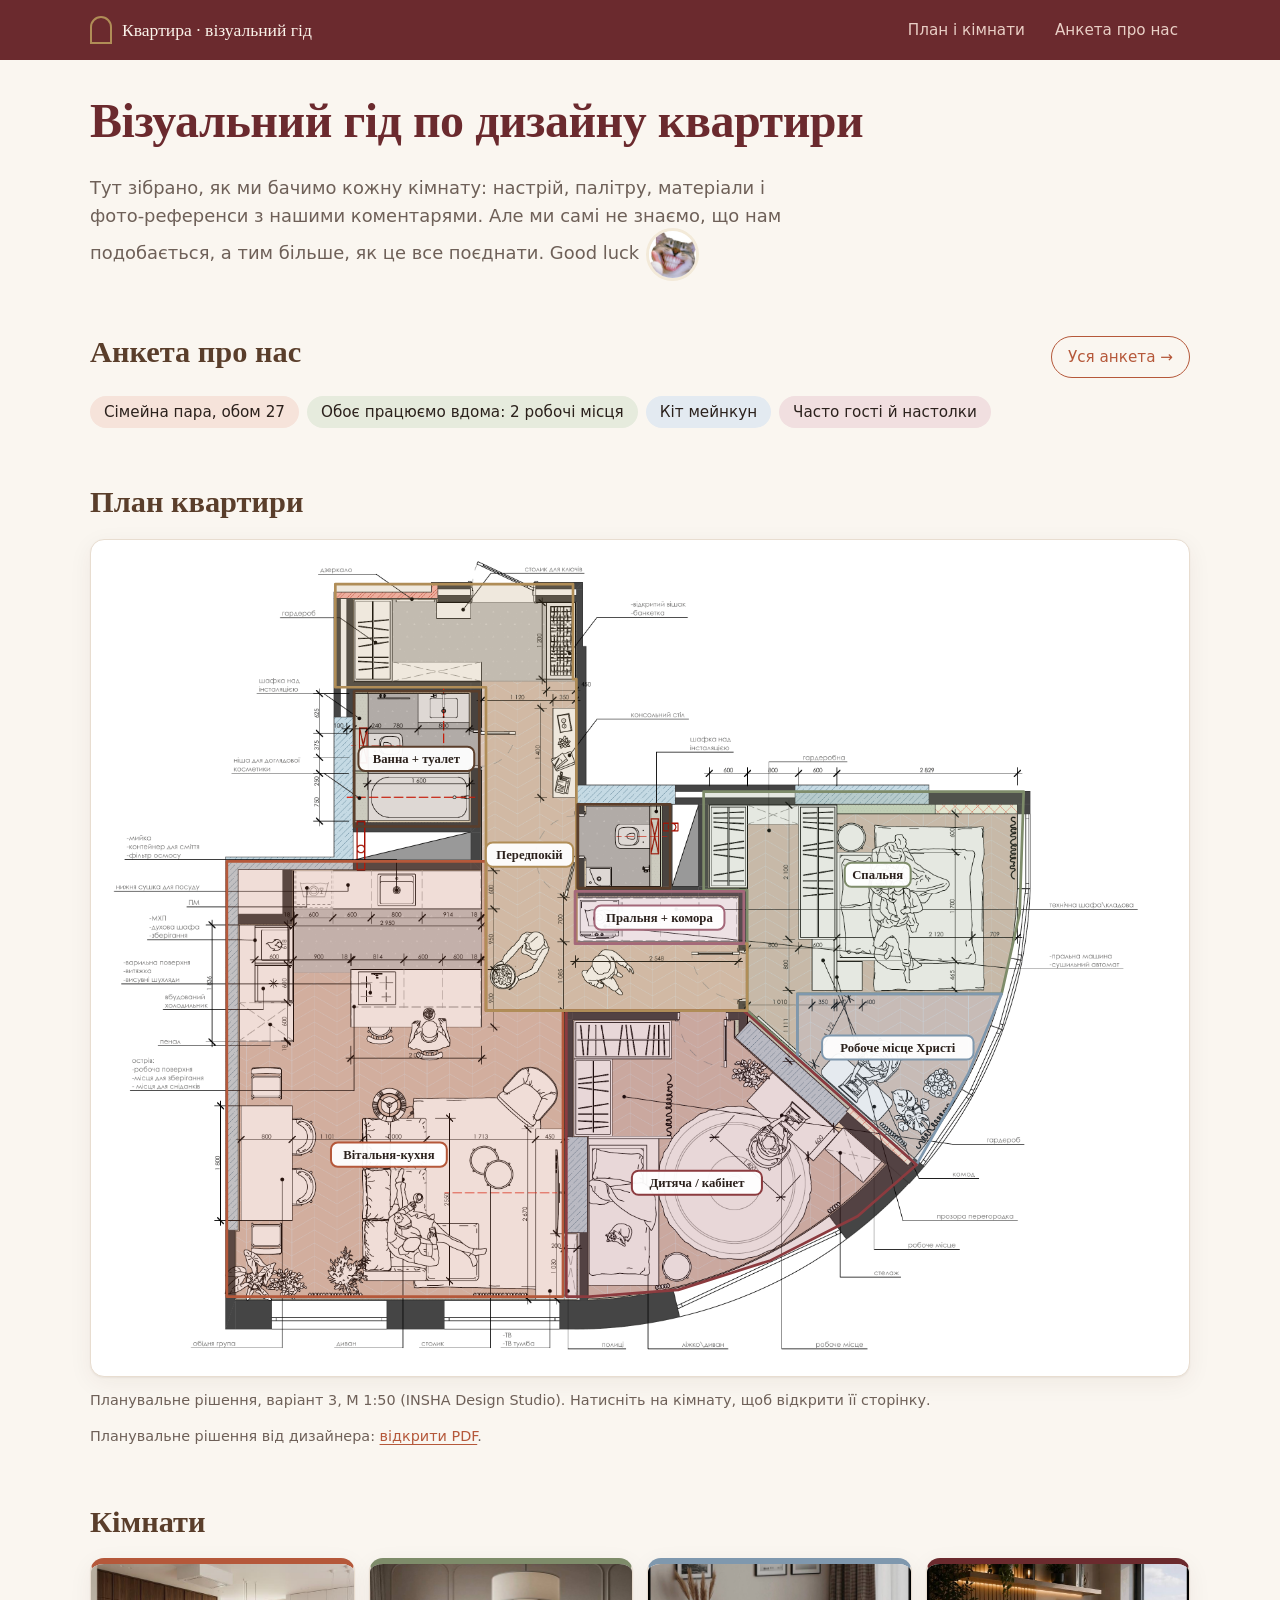
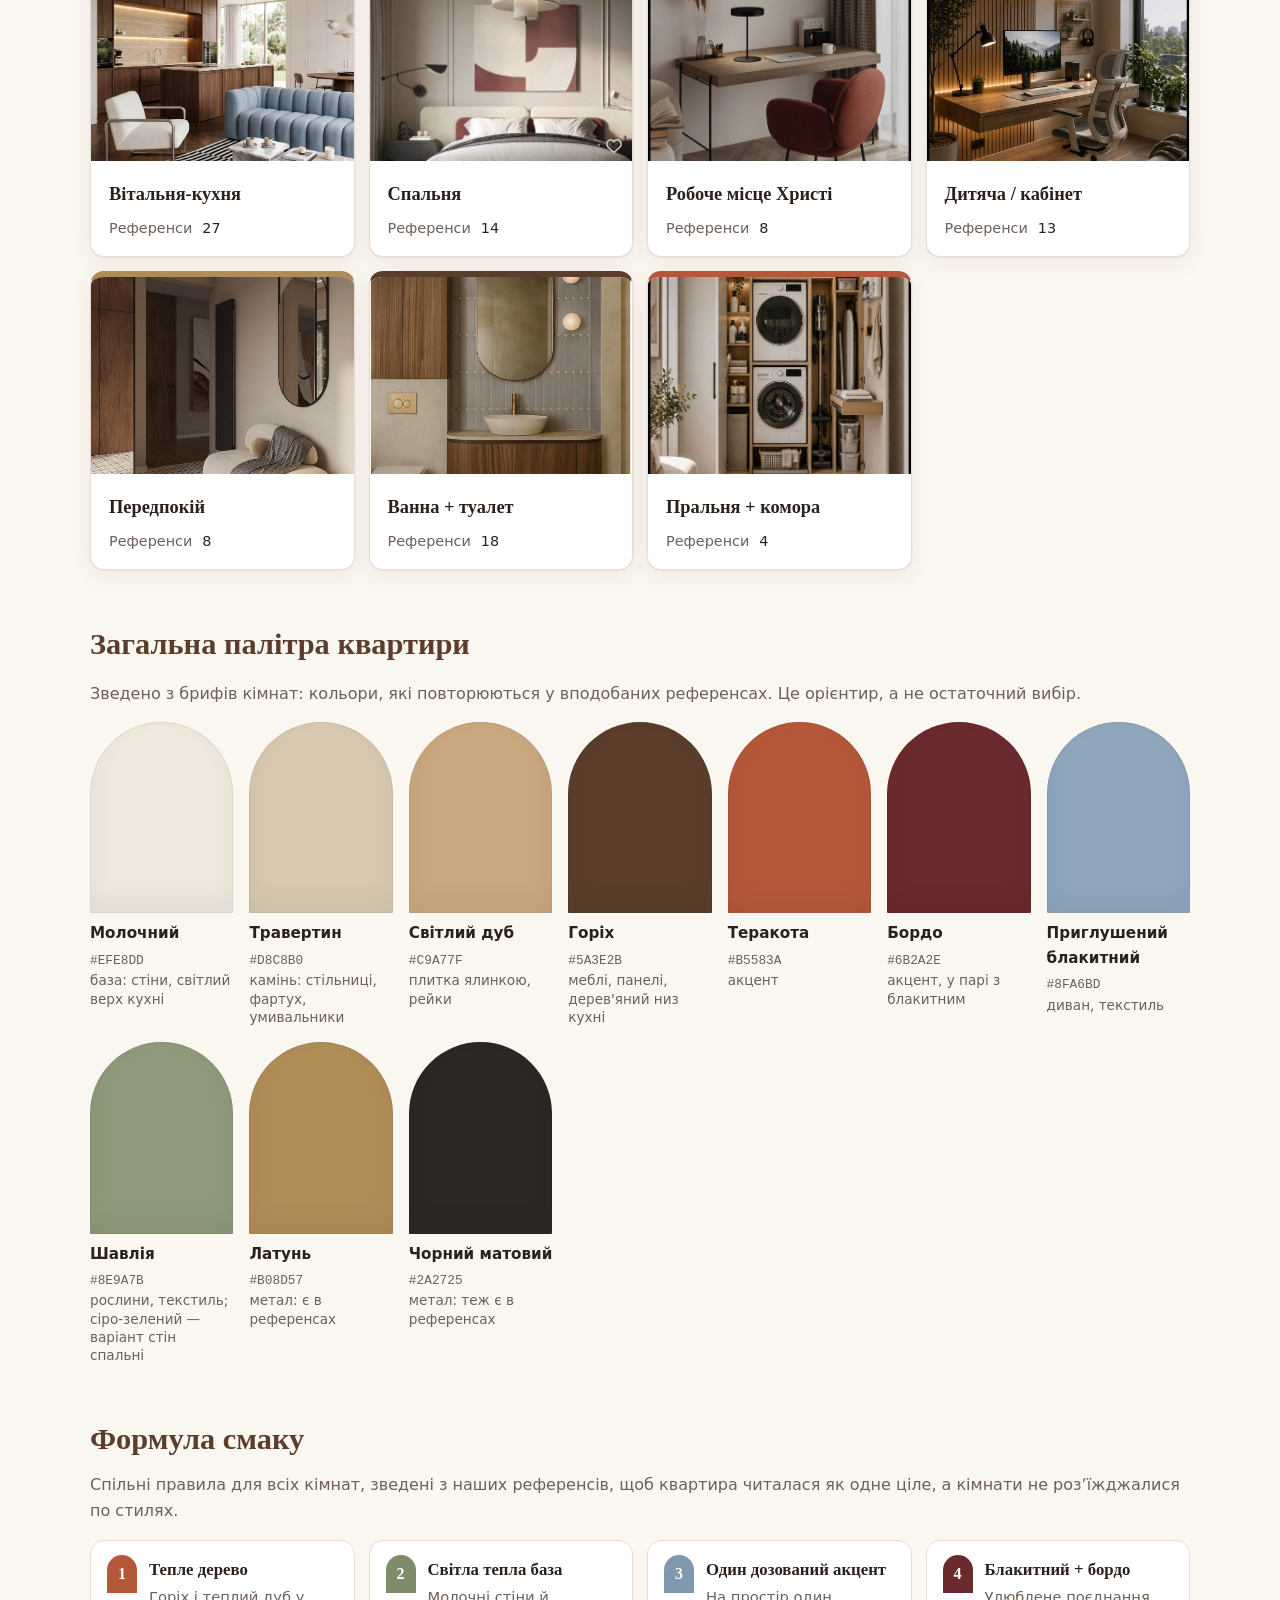
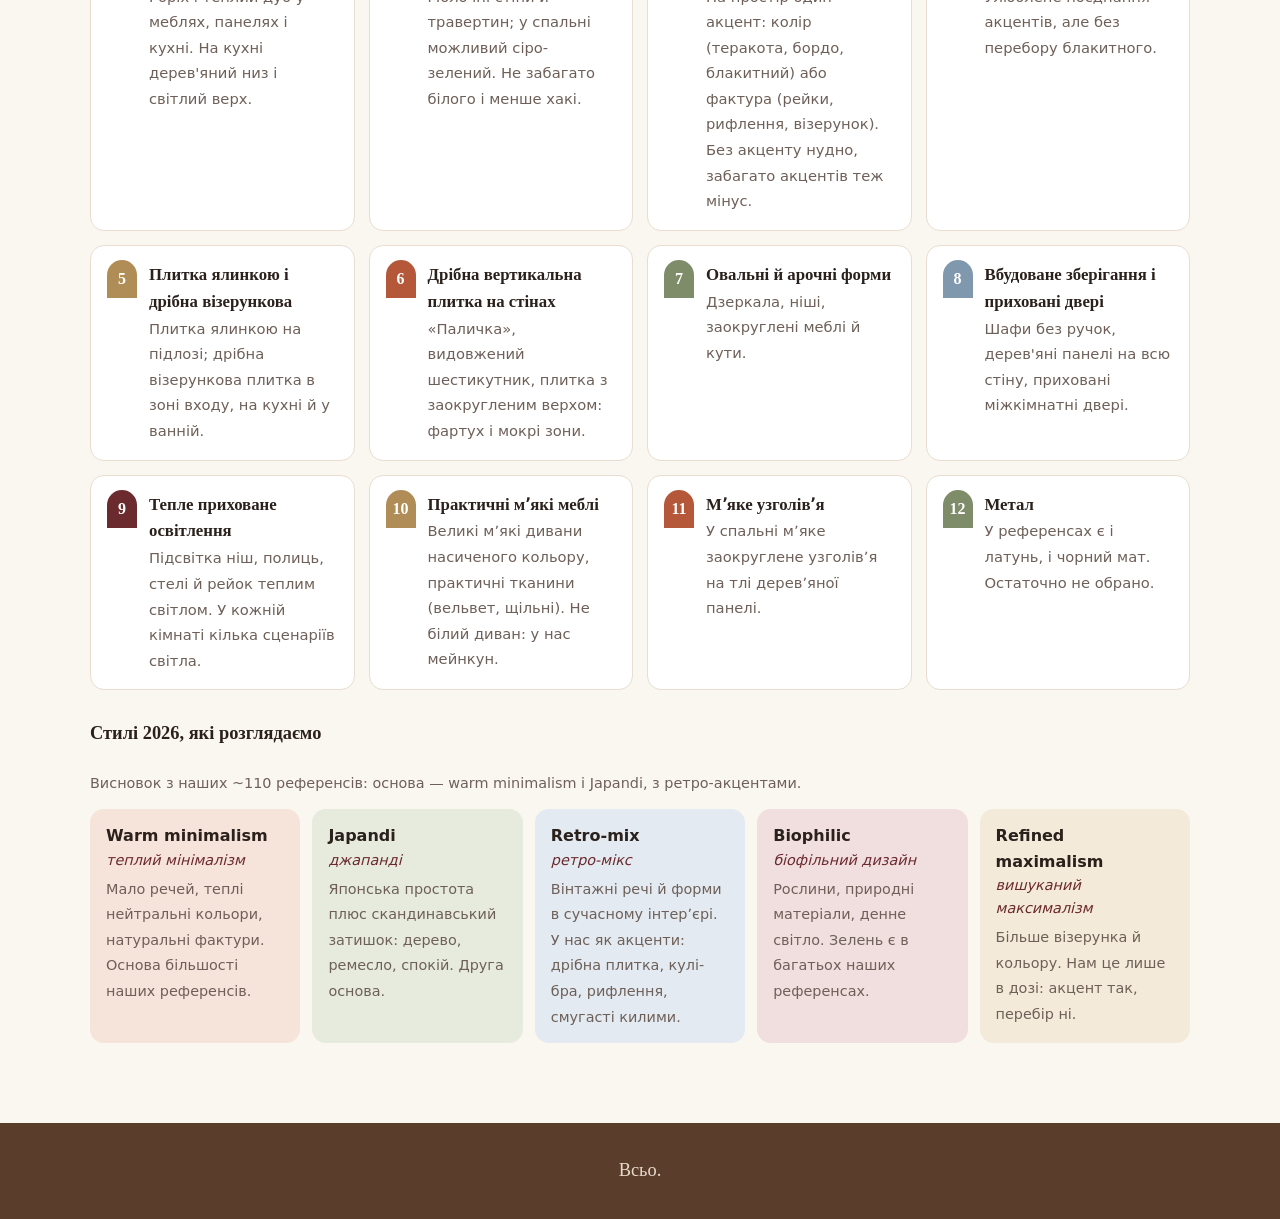
<file: index.html>
<!doctype html>
<html lang="uk">
<head>
  <meta charset="utf-8">
  <meta name="viewport" content="width=device-width, initial-scale=1">
  <title>Візуальний гід по дизайну квартири</title>
  <meta name="description" content="Візуальний гід по дизайну квартири: план, статуси кімнат, палітра і формула смаку.">
  <link rel="stylesheet" href="assets/css/style.css">
</head>
<body data-page="home">
  <div class="loader" id="loader" role="status" aria-live="polite">
    <div class="loader-arch" aria-hidden="true"><i></i><i></i><i></i><i></i><i></i></div>
    <p class="loader-text"><span class="loader-phrase">зараз, зараз</span><span class="loader-dots" aria-hidden="true"><b>.</b><b>.</b><b>.</b></span></p>
  </div>
  <a class="skip" href="#main">Перейти до змісту</a>
  <header class="site-header">
    <div class="wrap">
      <a class="brand" href="index.html"><span class="brand-mark" aria-hidden="true"></span>Квартира · візуальний гід</a>
      <nav class="site-nav" aria-label="Розділи"><a href="index.html">План і кімнати</a><a href="pro-nas/index.html">Анкета про нас</a></nav>
    </div>
  </header>

  <main id="main" class="wrap">
    <section class="section" aria-labelledby="intro-title">
      <h1 id="intro-title">Візуальний гід по дизайну квартири</h1>
      <p class="lead">Тут зібрано, як ми бачимо кожну кімнату: настрій, палітру, матеріали і фото-референси з нашими коментарями. Але ми самі не знаємо, що нам подобається, а тим більше, як це все поєднати. Good luck <span class="lead-cat-wrap" tabindex="0"><img class="lead-cat" src="assets/img/good-luck-cat.jpg" alt="кіт, що сміється" width="120" height="120"><img class="lead-cat-big" src="assets/img/good-luck-cat-big.jpg" alt="" aria-hidden="true" width="472" height="570"></span></p>
    </section>

    <section class="section about-teaser" aria-labelledby="about-title">
      <div class="section-head">
        <h2 id="about-title">Анкета про нас</h2>
        <a class="btn btn--ghost" href="pro-nas/index.html">Уся анкета →</a>
      </div>
      <ul class="facts" id="about-summary"></ul>
    </section>

    <section class="section" aria-labelledby="plan-title">
      <div class="section-head">
        <h2 id="plan-title">План квартири</h2>
      </div>
      <div class="plan-frame">
        <div id="plan"><p class="empty">Завантаження плану…</p></div>
      </div>
      <p class="plan-caption" id="plan-caption">Натисніть на кімнату, щоб відкрити її сторінку.</p>
      <p class="plan-caption" id="plan-pdf"></p>
    </section>

    <section class="section" aria-labelledby="rooms-title">
      <div class="section-head">
        <h2 id="rooms-title">Кімнати</h2>
      </div>
      <ul class="room-grid" id="rooms"></ul>
    </section>

    <section class="section" aria-labelledby="palette-title">
      <div class="section-head">
        <h2 id="palette-title">Загальна палітра квартири</h2>
      </div>
      <p class="muted" id="palette-note"></p>
      <ul class="swatches" id="palette"></ul>
    </section>

    <section class="section" aria-labelledby="taste-title">
      <h2 id="taste-title">Формула смаку</h2>
      <p class="muted" id="taste-intro"></p>
      <ol class="formula" id="formula"></ol>

      <div class="section-head" style="margin-top:32px">
        <h3 id="styles-title">Стилі 2026, які розглядаємо</h3>
      </div>
      <p class="muted small" id="styles-note"></p>
      <ul class="styles" id="styles"></ul>
    </section>
  </main>

  <footer class="site-footer">
    <div class="wrap footer-end">Всьо.</div>
  </footer>

  <script src="data/bundle.js"></script>
  <script src="assets/js/common.js"></script>
  <script src="assets/js/home.js"></script>
</body>
</html>
</file>
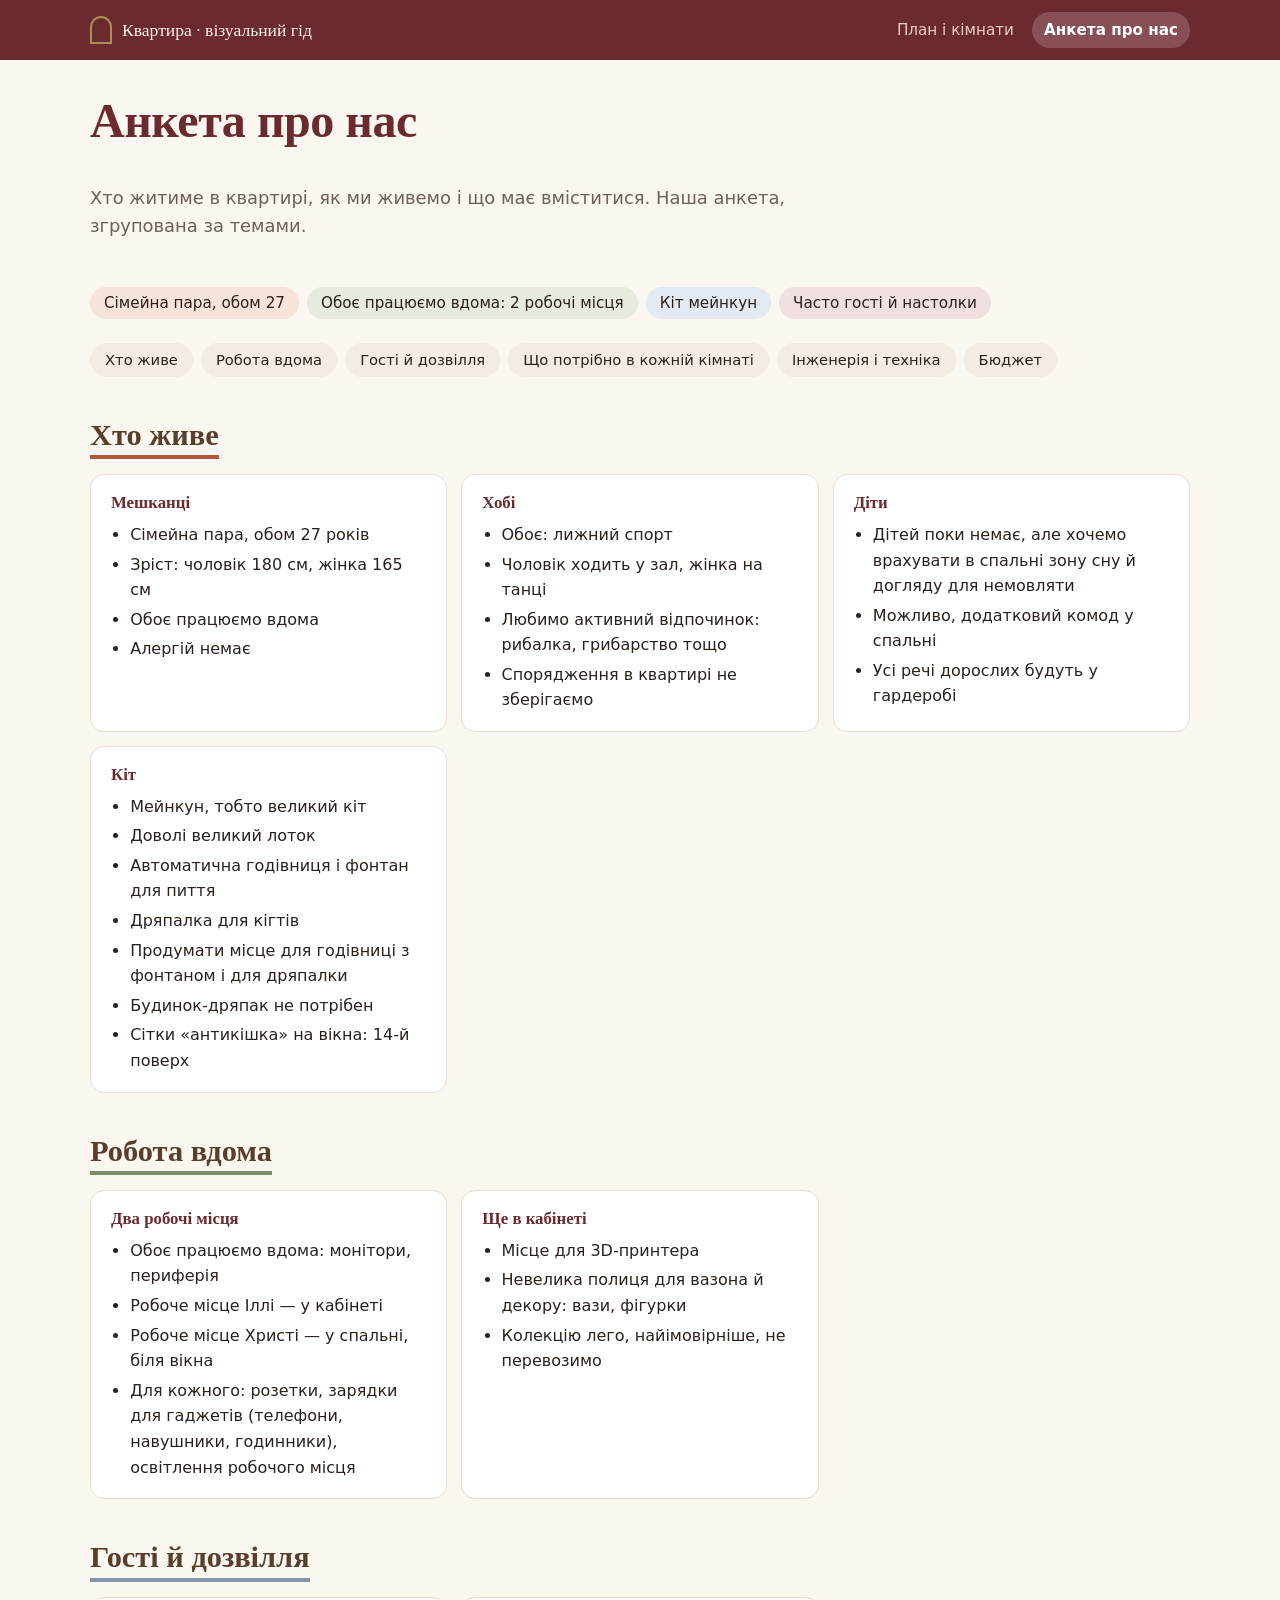
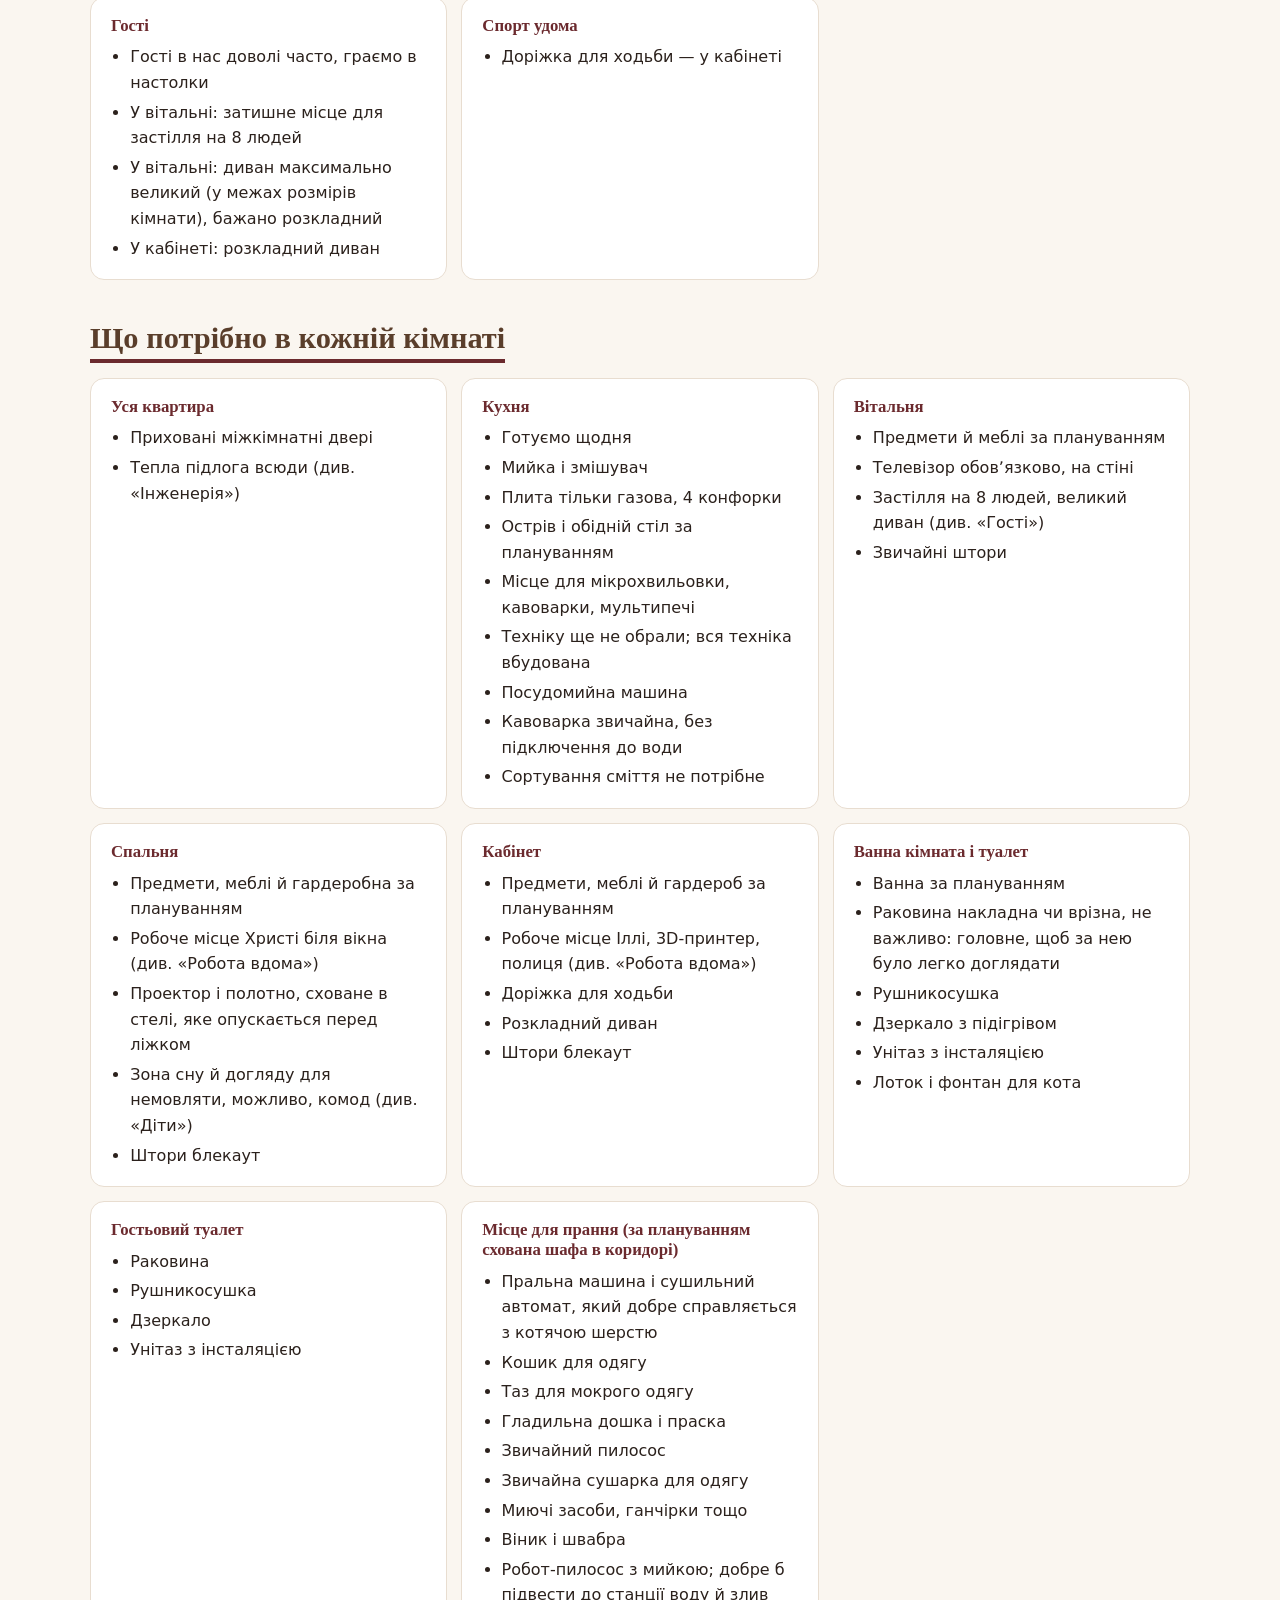
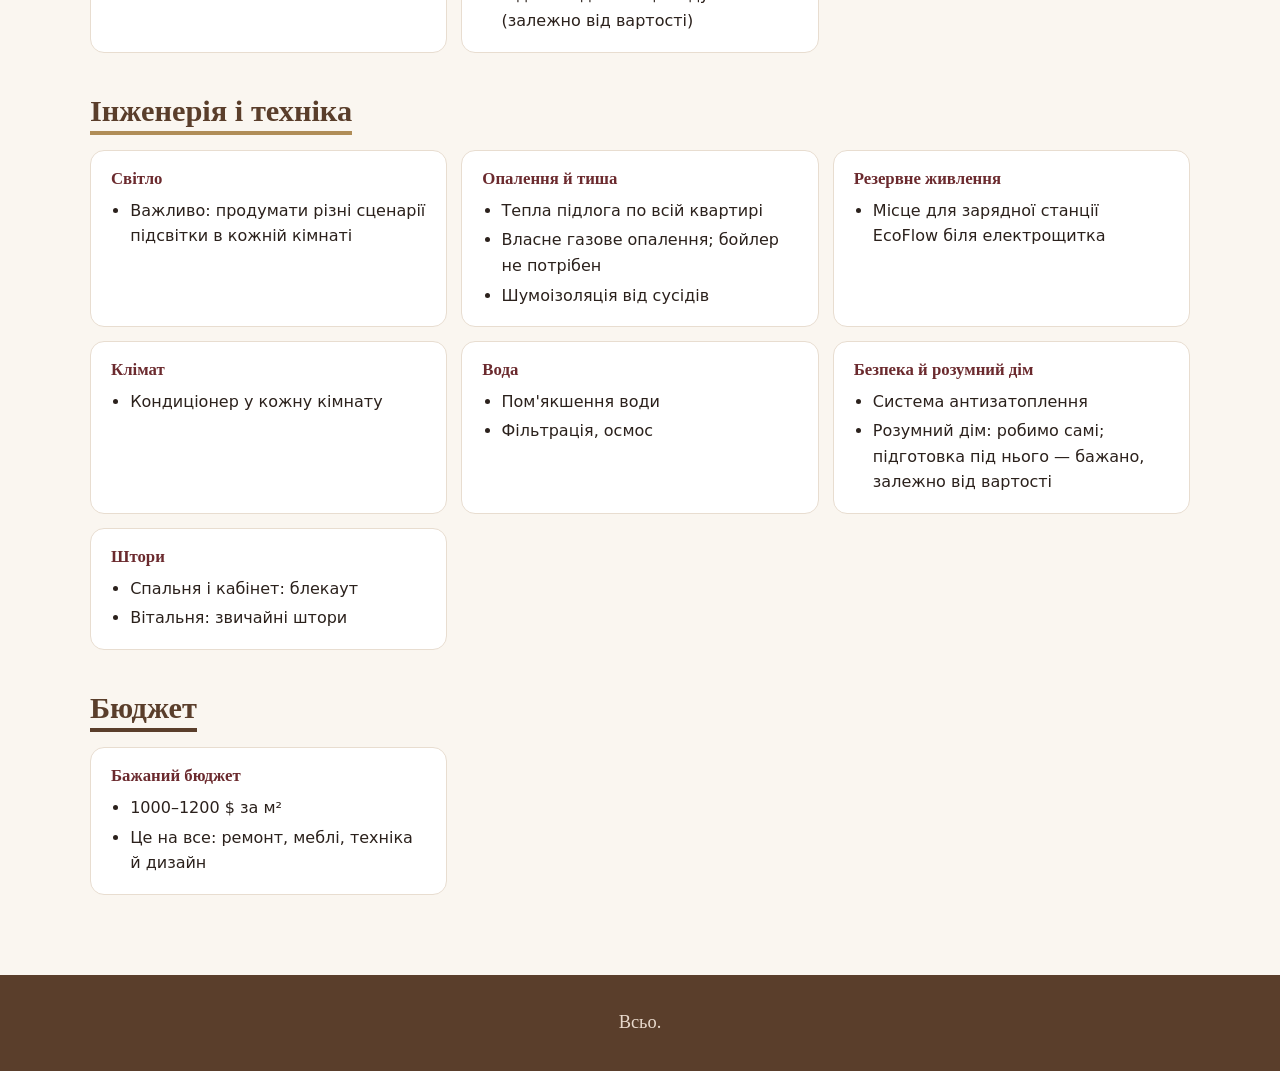
<file: pro-nas/index.html>
<!doctype html>
<html lang="uk">
<head>
  <meta charset="utf-8">
  <meta name="viewport" content="width=device-width, initial-scale=1">
  <title>Анкета про нас · Візуальний гід квартири</title>
  <link rel="stylesheet" href="../assets/css/style.css">
</head>
<body data-page="about">
  <div class="loader" id="loader" role="status" aria-live="polite">
    <div class="loader-arch" aria-hidden="true"><i></i><i></i><i></i><i></i><i></i></div>
    <p class="loader-text"><span class="loader-phrase">зараз, зараз</span><span class="loader-dots" aria-hidden="true"><b>.</b><b>.</b><b>.</b></span></p>
  </div>
  <a class="skip" href="#main">Перейти до змісту</a>
  <header class="site-header">
    <div class="wrap">
      <a class="brand" href="../index.html"><span class="brand-mark" aria-hidden="true"></span>Квартира · візуальний гід</a>
      <nav class="site-nav" aria-label="Розділи"><a href="../index.html">План і кімнати</a><a href="index.html" aria-current="page">Анкета про нас</a></nav>
    </div>
  </header>

  <main id="main" class="wrap">
    <div id="app"><h1>Анкета про нас</h1><p class="empty">Завантаження…</p></div>
  </main>

  <footer class="site-footer">
    <div class="wrap footer-end">Всьо.</div>
  </footer>

  <script src="../data/bundle.js"></script>
  <script src="../assets/js/common.js"></script>
  <script src="../assets/js/about.js"></script>
</body>
</html>
</file>
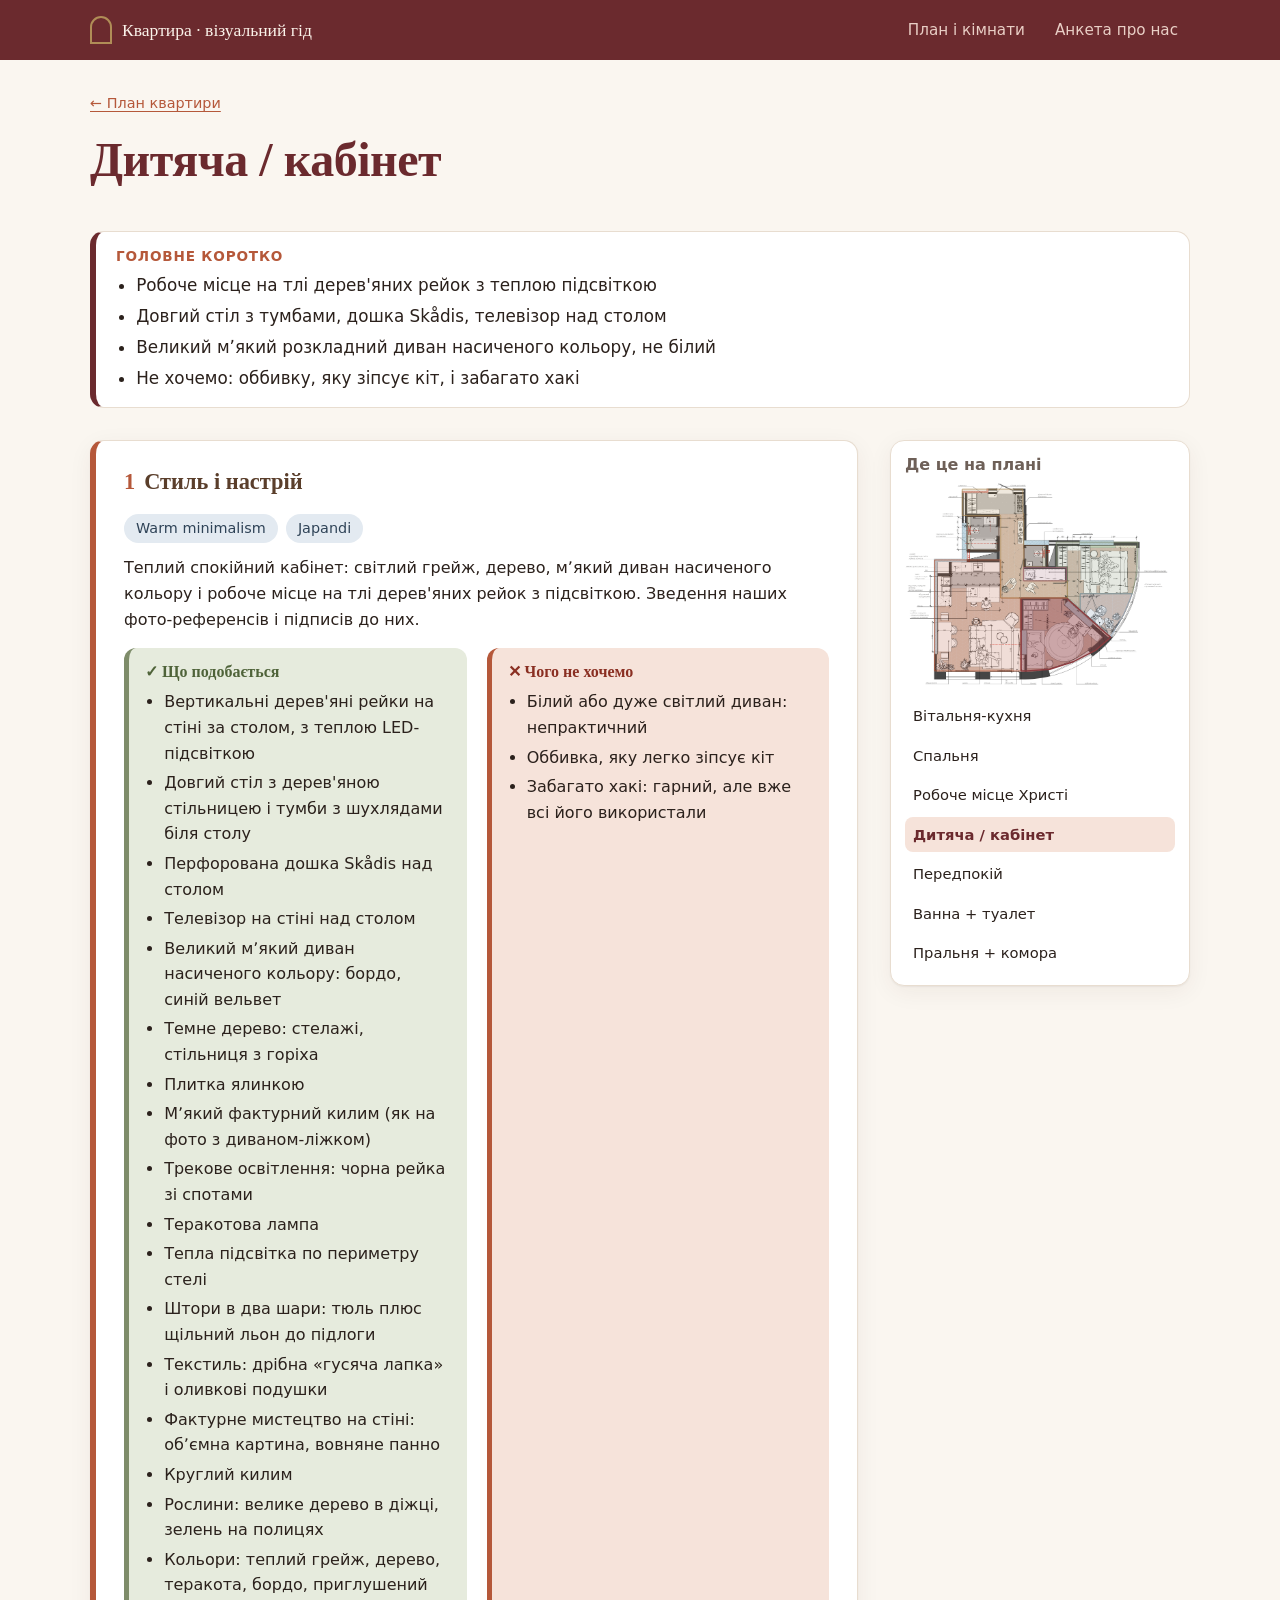
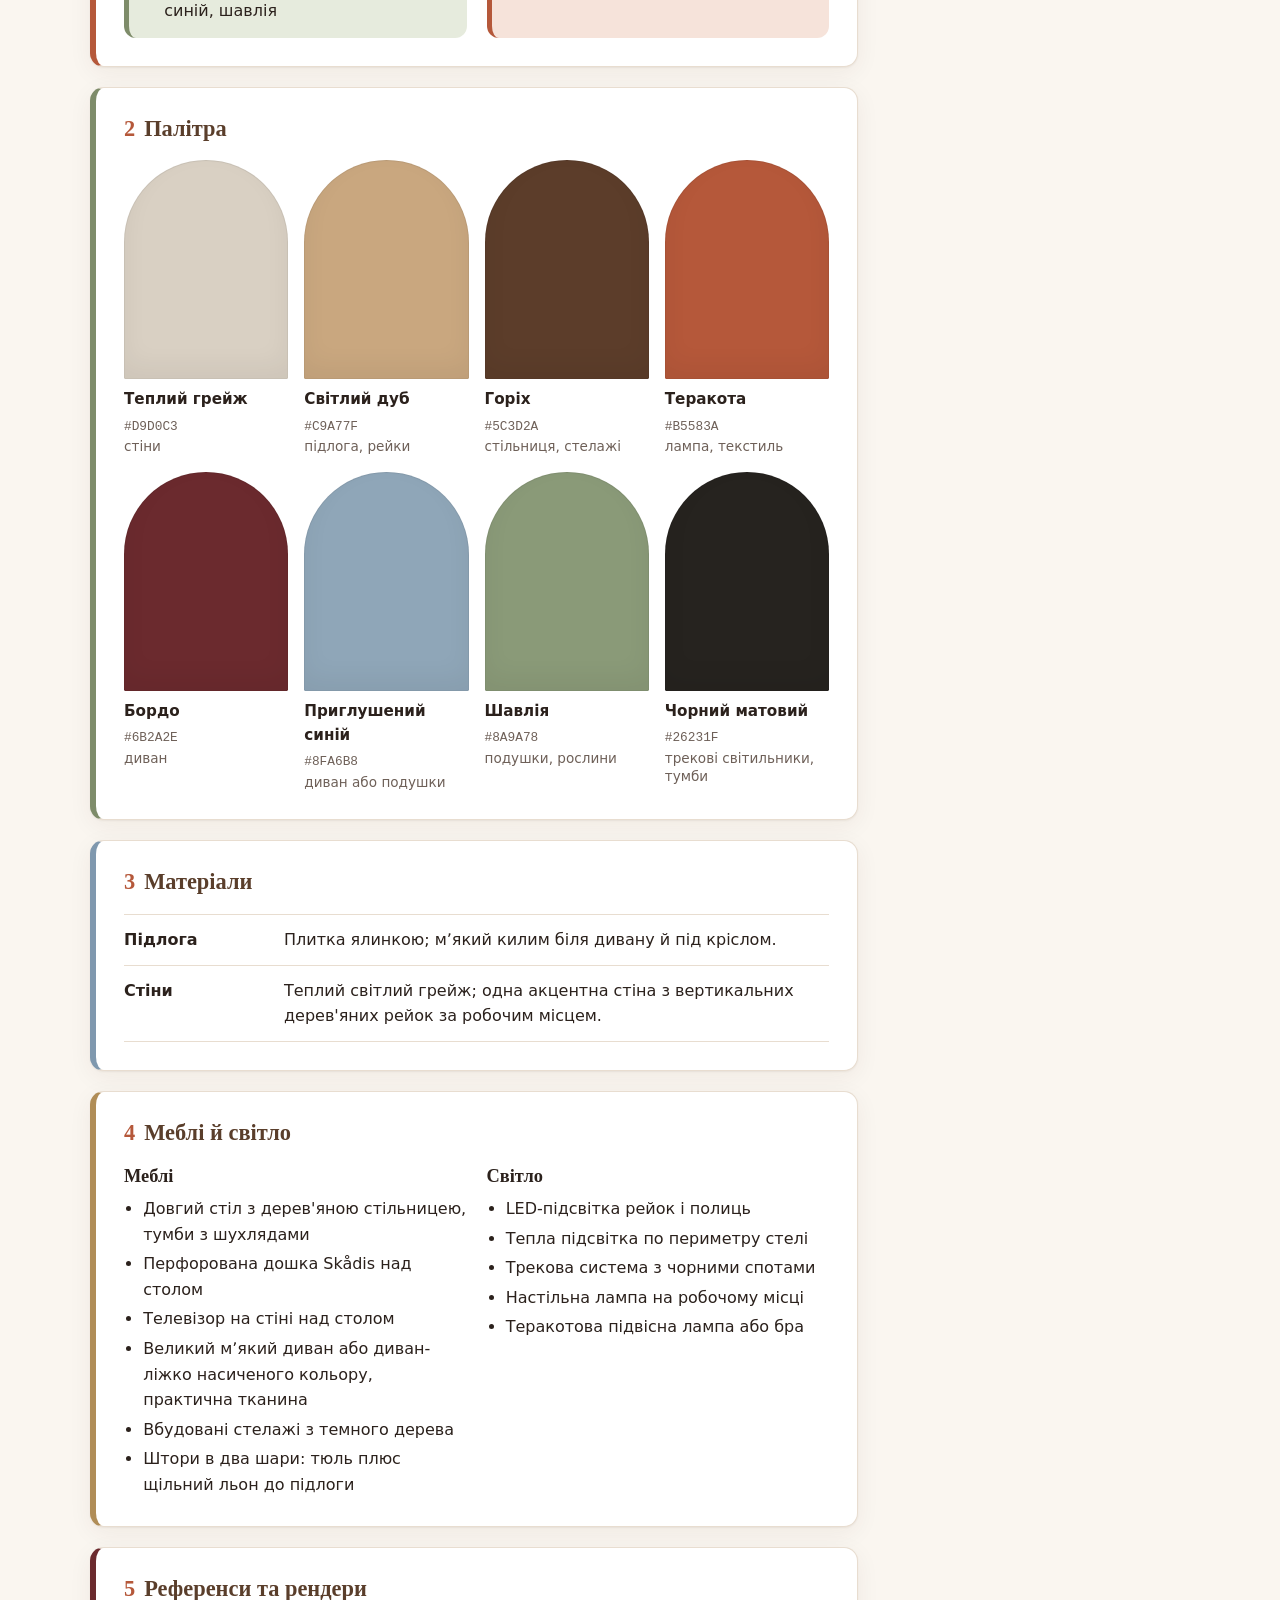
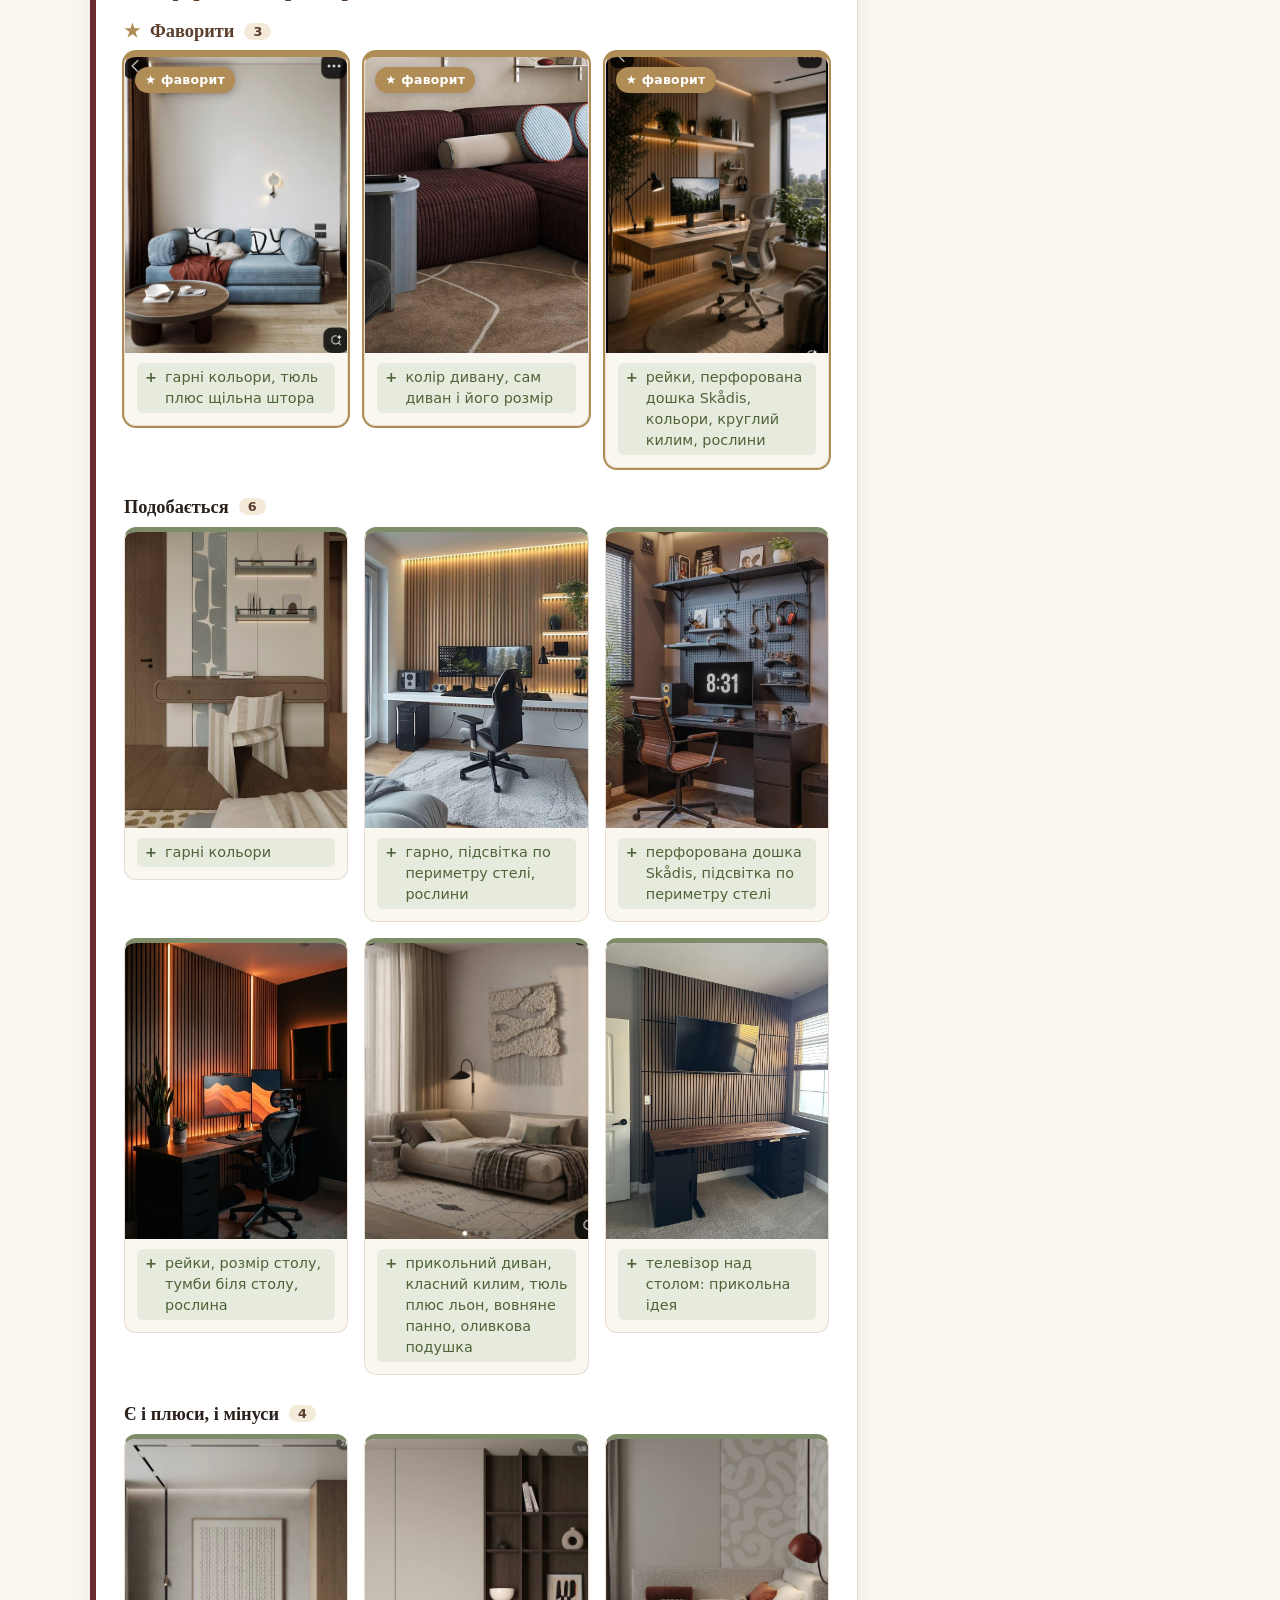
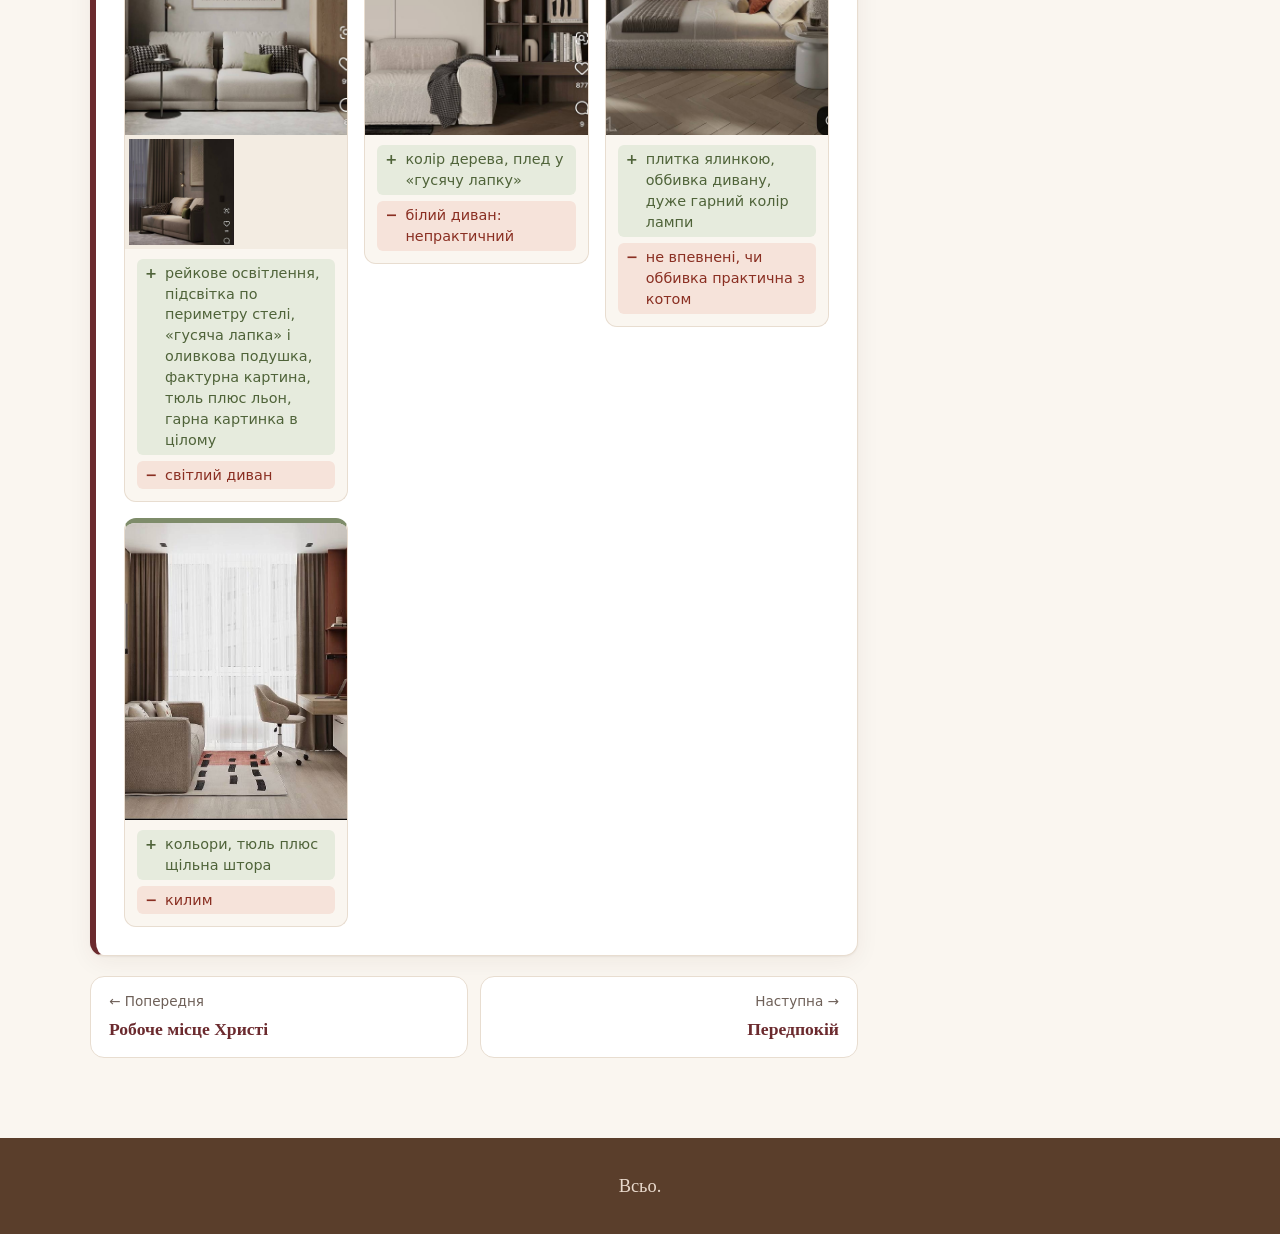
<file: rooms/dytiacha-kabinet/index.html>
<!doctype html>
<html lang="uk">
<head>
  <meta charset="utf-8">
  <meta name="viewport" content="width=device-width, initial-scale=1">
  <!-- Цей файл згенеровано з templates/room.html скриптом build.mjs. Не редагуйте вручну: зміни зникнуть. -->
  <title>Дитяча / кабінет · Візуальний гід квартири</title>
  <link rel="stylesheet" href="../../assets/css/style.css">
</head>
<body data-page="room" data-slug="dytiacha-kabinet">
  <div class="loader" id="loader" role="status" aria-live="polite">
    <div class="loader-arch" aria-hidden="true"><i></i><i></i><i></i><i></i><i></i></div>
    <p class="loader-text"><span class="loader-phrase">зараз, зараз</span><span class="loader-dots" aria-hidden="true"><b>.</b><b>.</b><b>.</b></span></p>
  </div>
  <a class="skip" href="#main">Перейти до змісту</a>
  <header class="site-header">
    <div class="wrap">
      <a class="brand" href="../../index.html"><span class="brand-mark" aria-hidden="true"></span>Квартира · візуальний гід</a>
      <nav class="site-nav" aria-label="Розділи"><a href="../../index.html">План і кімнати</a><a href="../../pro-nas/index.html">Анкета про нас</a></nav>
    </div>
  </header>

  <main id="main" class="wrap">
    <nav class="crumbs no-print" aria-label="Навігація"><a href="../../index.html">← План квартири</a></nav>
    <div id="app"><h1>Дитяча / кабінет</h1><p class="empty">Завантаження…</p></div>
  </main>

  <footer class="site-footer">
    <div class="wrap footer-end">Всьо.</div>
  </footer>

  <dialog class="lightbox" id="lightbox" aria-label="Перегляд зображення">
    <button class="lightbox-close" type="button" aria-label="Закрити">×</button>
    <figure><img alt=""><figcaption></figcaption></figure>
  </dialog>

  <script src="../../data/bundle.js"></script>
  <script src="../../assets/js/common.js"></script>
  <script src="../../assets/js/room.js"></script>
</body>
</html>
</file>
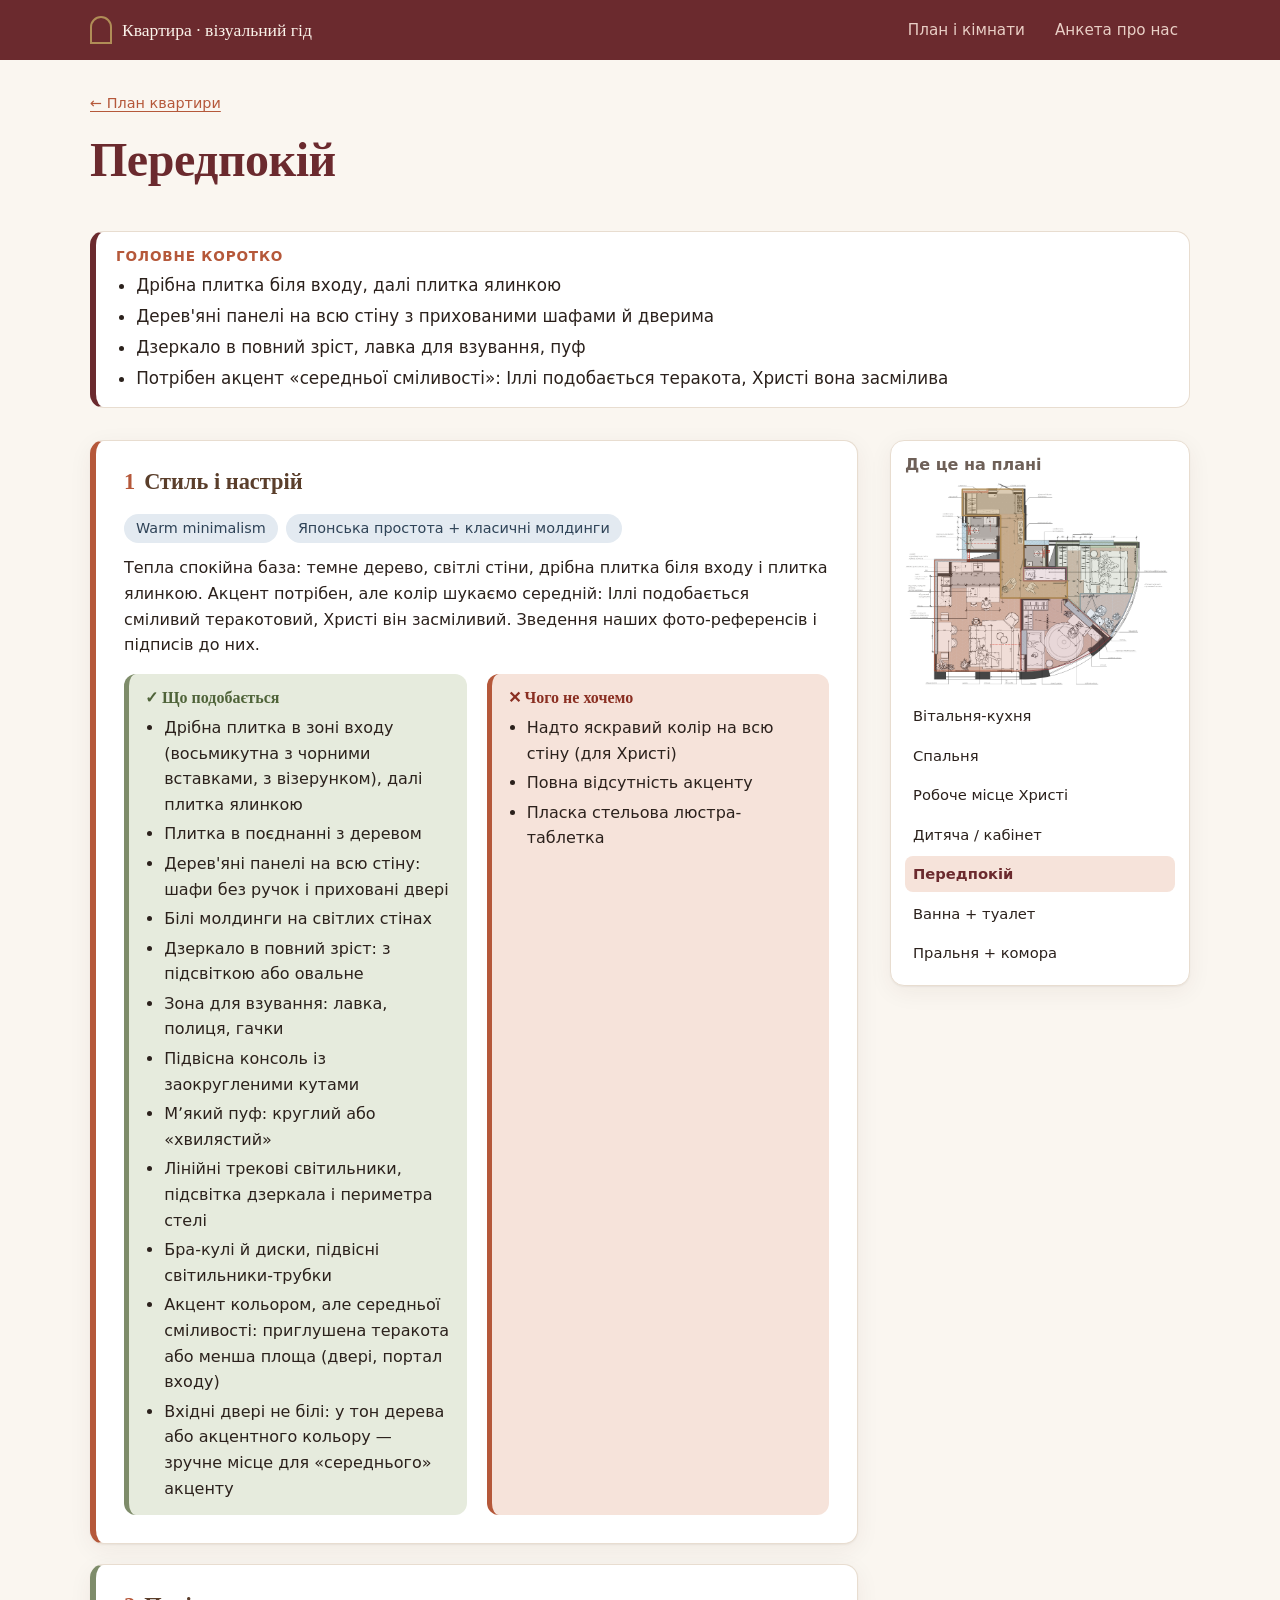
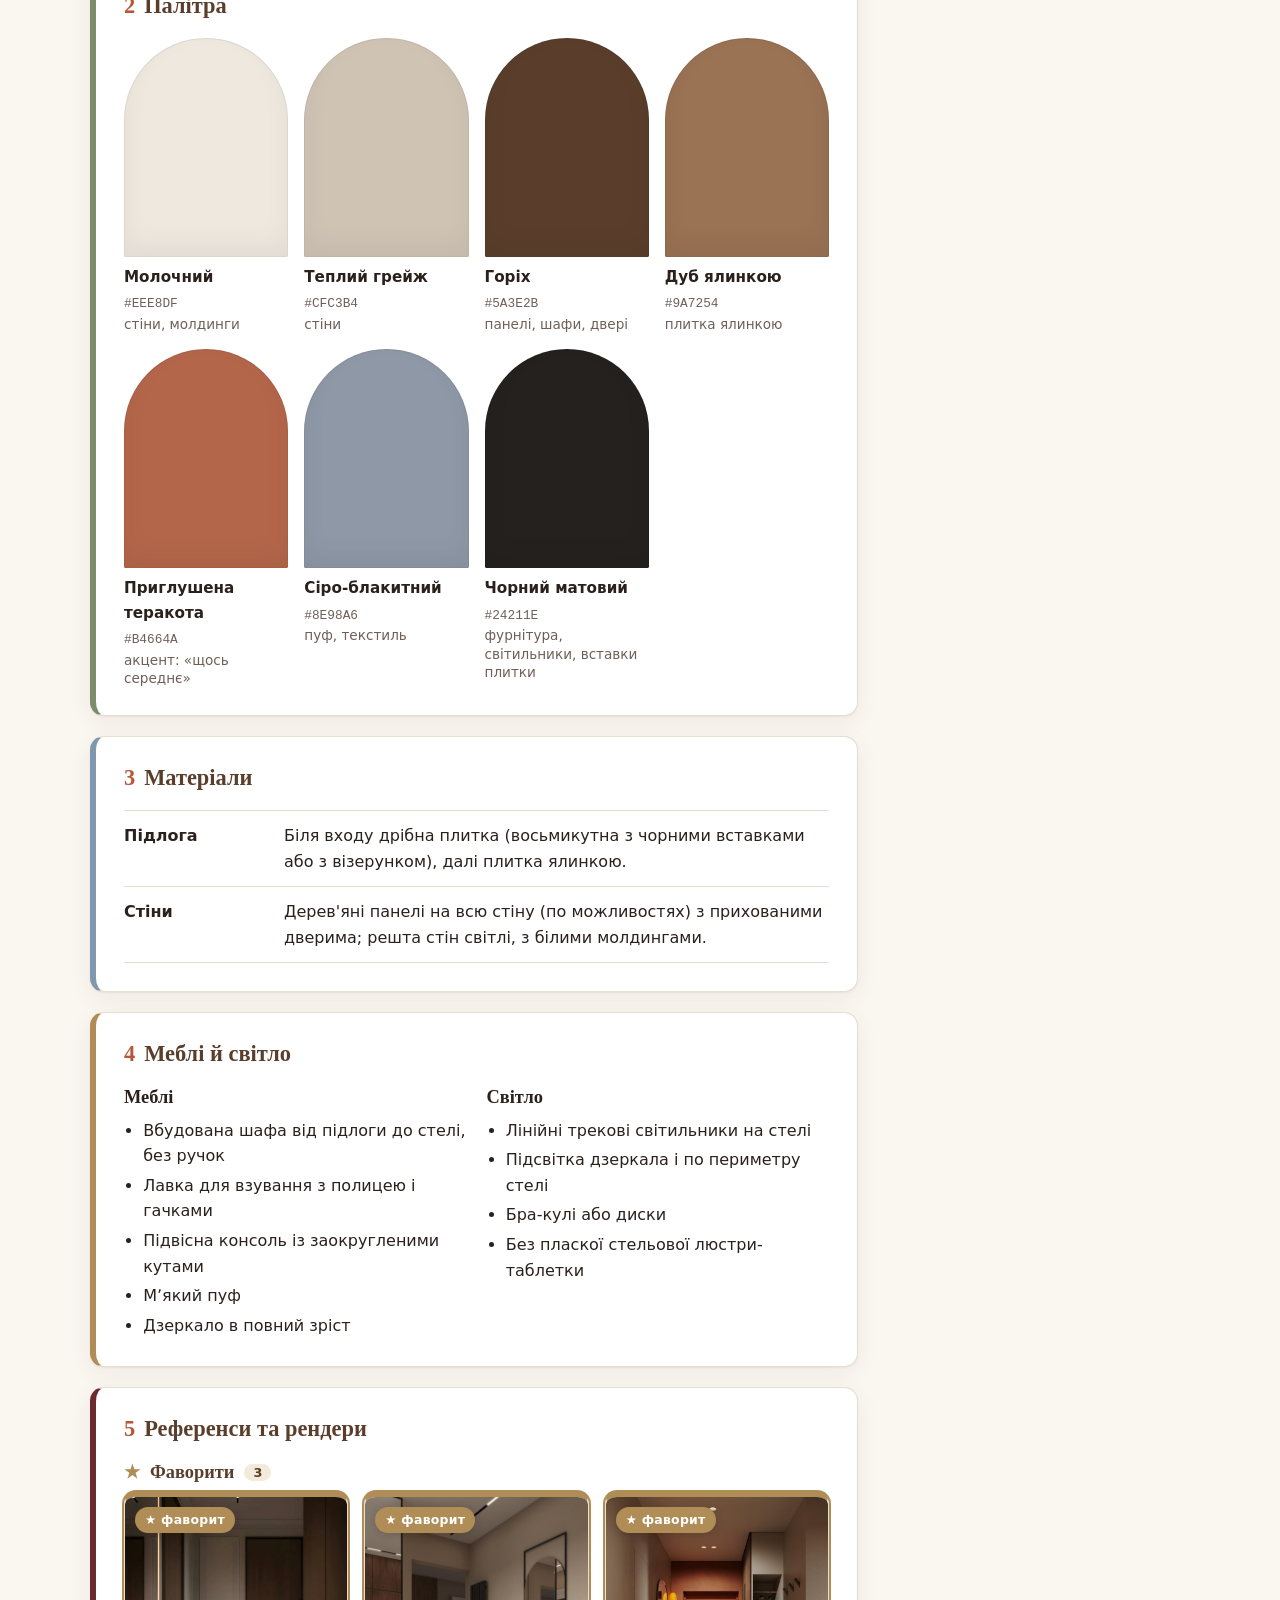
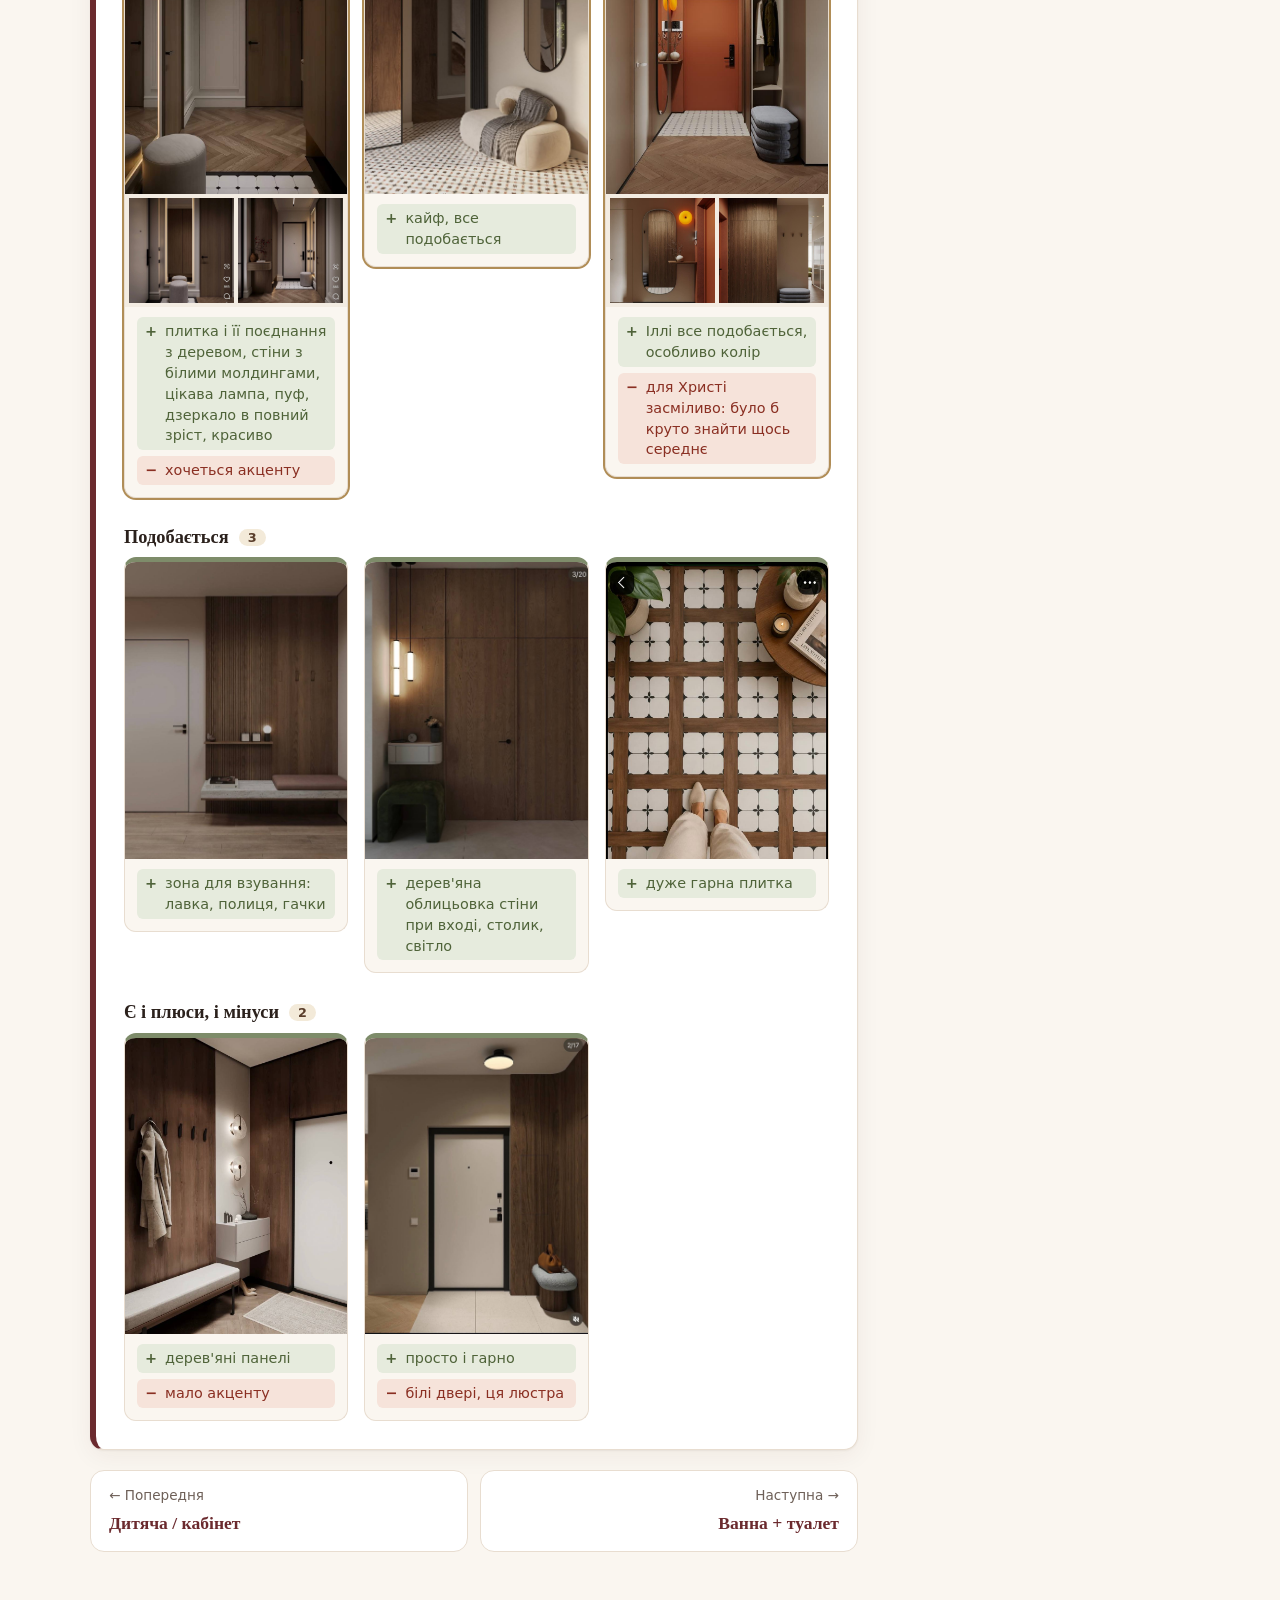
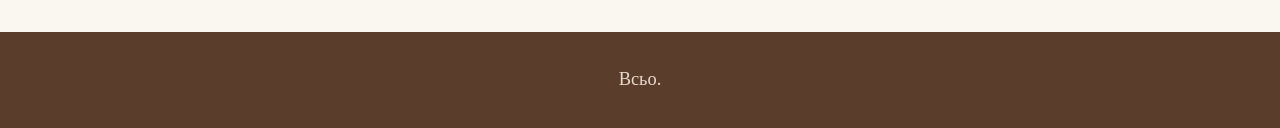
<file: rooms/peredpokii/index.html>
<!doctype html>
<html lang="uk">
<head>
  <meta charset="utf-8">
  <meta name="viewport" content="width=device-width, initial-scale=1">
  <!-- Цей файл згенеровано з templates/room.html скриптом build.mjs. Не редагуйте вручну: зміни зникнуть. -->
  <title>Передпокій · Візуальний гід квартири</title>
  <link rel="stylesheet" href="../../assets/css/style.css">
</head>
<body data-page="room" data-slug="peredpokii">
  <div class="loader" id="loader" role="status" aria-live="polite">
    <div class="loader-arch" aria-hidden="true"><i></i><i></i><i></i><i></i><i></i></div>
    <p class="loader-text"><span class="loader-phrase">зараз, зараз</span><span class="loader-dots" aria-hidden="true"><b>.</b><b>.</b><b>.</b></span></p>
  </div>
  <a class="skip" href="#main">Перейти до змісту</a>
  <header class="site-header">
    <div class="wrap">
      <a class="brand" href="../../index.html"><span class="brand-mark" aria-hidden="true"></span>Квартира · візуальний гід</a>
      <nav class="site-nav" aria-label="Розділи"><a href="../../index.html">План і кімнати</a><a href="../../pro-nas/index.html">Анкета про нас</a></nav>
    </div>
  </header>

  <main id="main" class="wrap">
    <nav class="crumbs no-print" aria-label="Навігація"><a href="../../index.html">← План квартири</a></nav>
    <div id="app"><h1>Передпокій</h1><p class="empty">Завантаження…</p></div>
  </main>

  <footer class="site-footer">
    <div class="wrap footer-end">Всьо.</div>
  </footer>

  <dialog class="lightbox" id="lightbox" aria-label="Перегляд зображення">
    <button class="lightbox-close" type="button" aria-label="Закрити">×</button>
    <figure><img alt=""><figcaption></figcaption></figure>
  </dialog>

  <script src="../../data/bundle.js"></script>
  <script src="../../assets/js/common.js"></script>
  <script src="../../assets/js/room.js"></script>
</body>
</html>
</file>
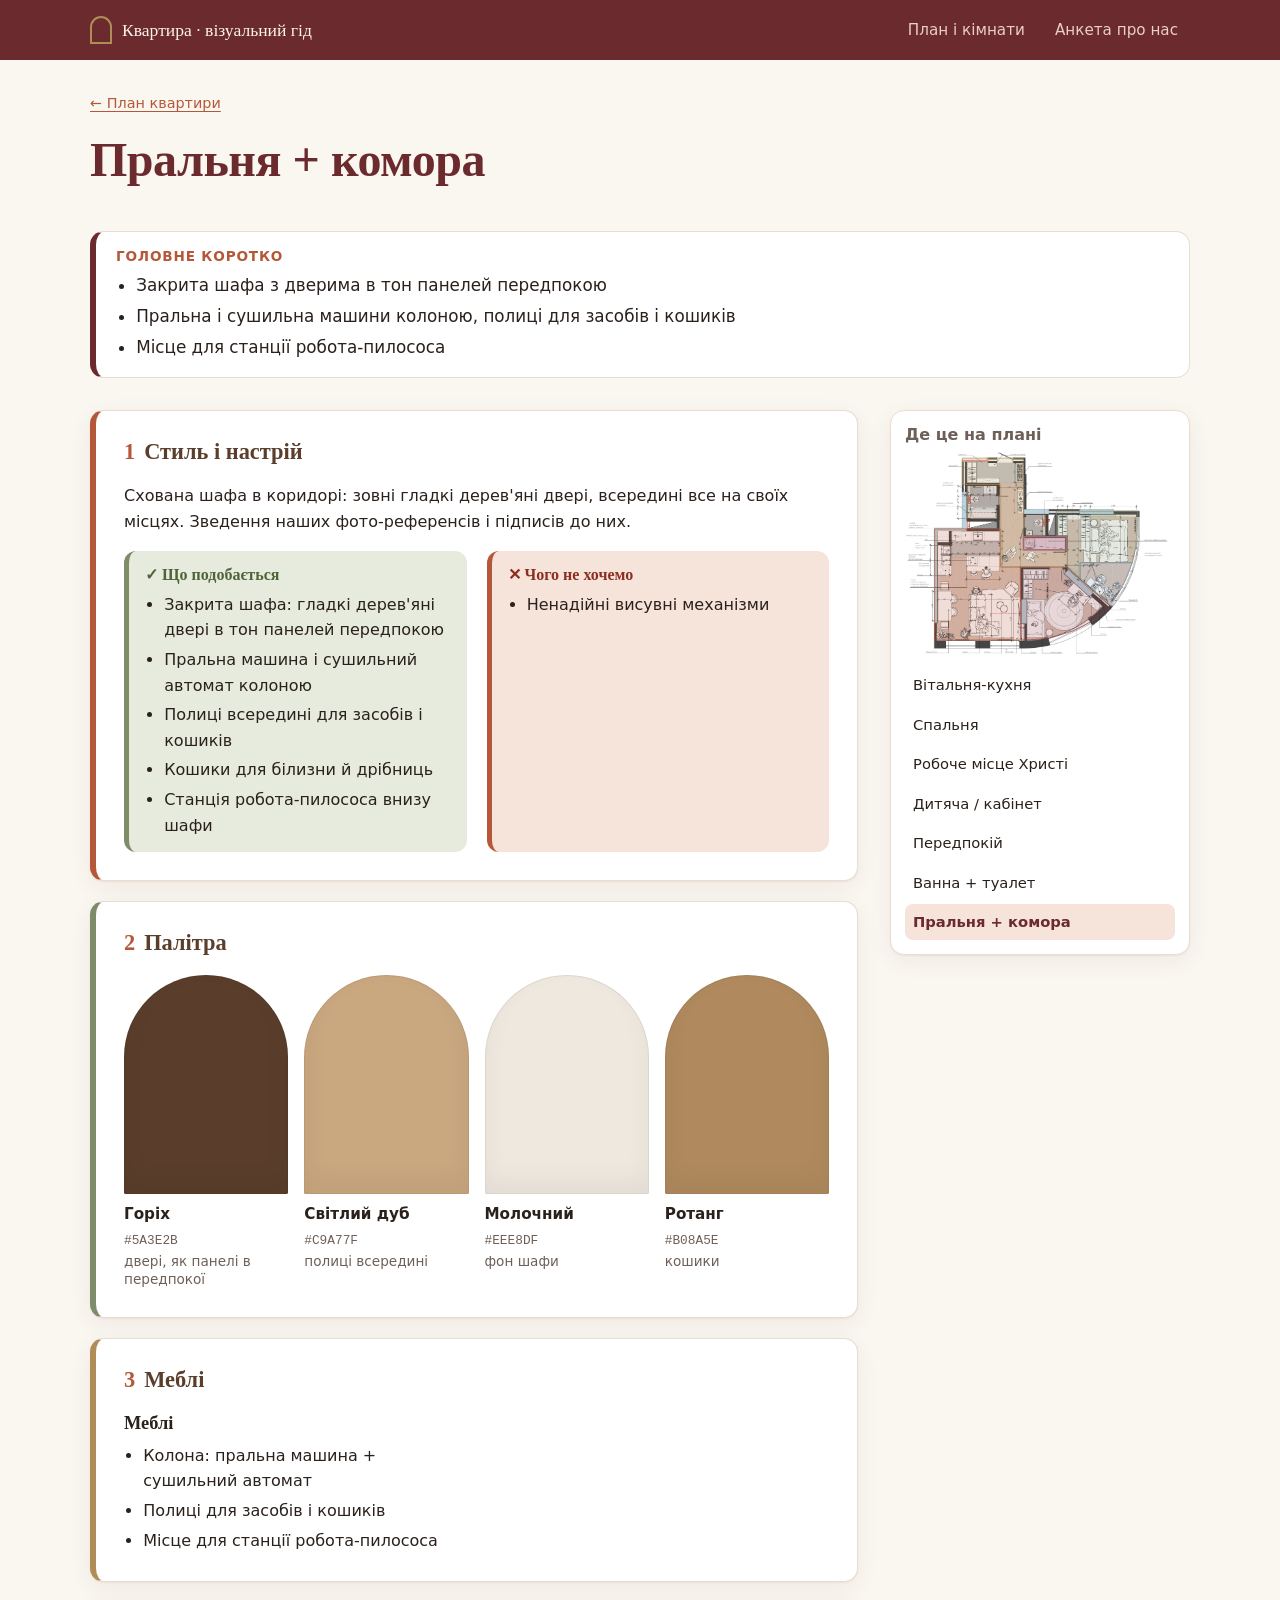
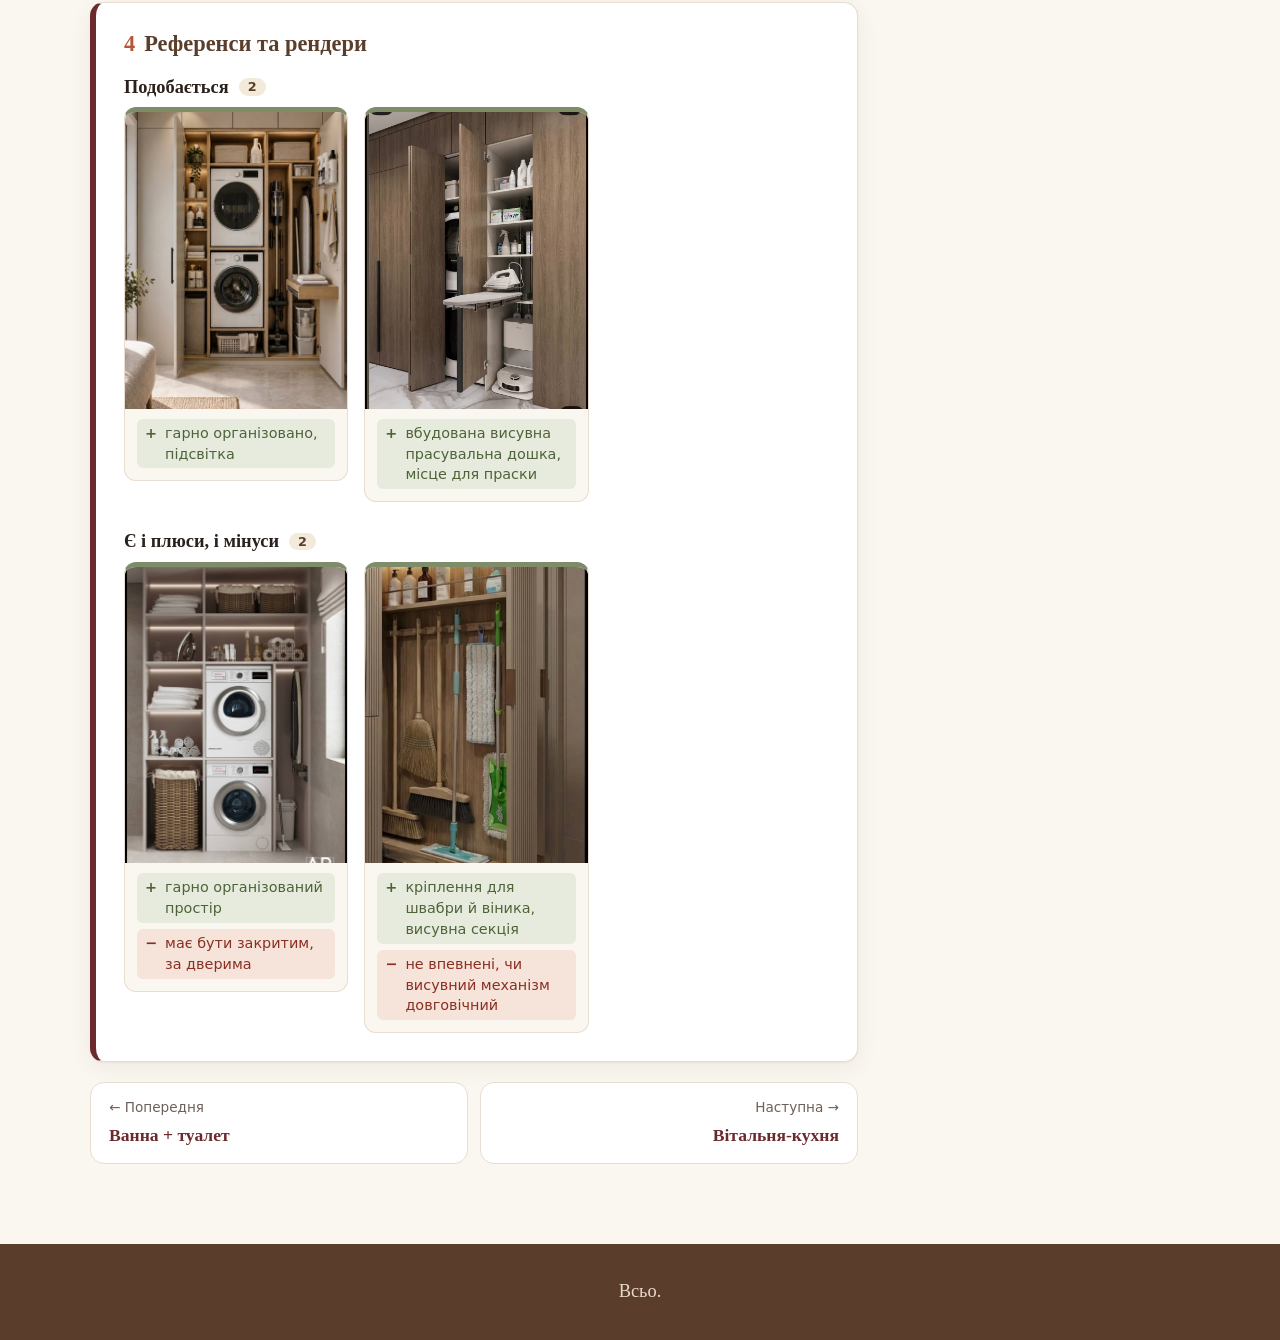
<file: rooms/pralnia-komora/index.html>
<!doctype html>
<html lang="uk">
<head>
  <meta charset="utf-8">
  <meta name="viewport" content="width=device-width, initial-scale=1">
  <!-- Цей файл згенеровано з templates/room.html скриптом build.mjs. Не редагуйте вручну: зміни зникнуть. -->
  <title>Пральня + комора · Візуальний гід квартири</title>
  <link rel="stylesheet" href="../../assets/css/style.css">
</head>
<body data-page="room" data-slug="pralnia-komora">
  <div class="loader" id="loader" role="status" aria-live="polite">
    <div class="loader-arch" aria-hidden="true"><i></i><i></i><i></i><i></i><i></i></div>
    <p class="loader-text"><span class="loader-phrase">зараз, зараз</span><span class="loader-dots" aria-hidden="true"><b>.</b><b>.</b><b>.</b></span></p>
  </div>
  <a class="skip" href="#main">Перейти до змісту</a>
  <header class="site-header">
    <div class="wrap">
      <a class="brand" href="../../index.html"><span class="brand-mark" aria-hidden="true"></span>Квартира · візуальний гід</a>
      <nav class="site-nav" aria-label="Розділи"><a href="../../index.html">План і кімнати</a><a href="../../pro-nas/index.html">Анкета про нас</a></nav>
    </div>
  </header>

  <main id="main" class="wrap">
    <nav class="crumbs no-print" aria-label="Навігація"><a href="../../index.html">← План квартири</a></nav>
    <div id="app"><h1>Пральня + комора</h1><p class="empty">Завантаження…</p></div>
  </main>

  <footer class="site-footer">
    <div class="wrap footer-end">Всьо.</div>
  </footer>

  <dialog class="lightbox" id="lightbox" aria-label="Перегляд зображення">
    <button class="lightbox-close" type="button" aria-label="Закрити">×</button>
    <figure><img alt=""><figcaption></figcaption></figure>
  </dialog>

  <script src="../../data/bundle.js"></script>
  <script src="../../assets/js/common.js"></script>
  <script src="../../assets/js/room.js"></script>
</body>
</html>
</file>
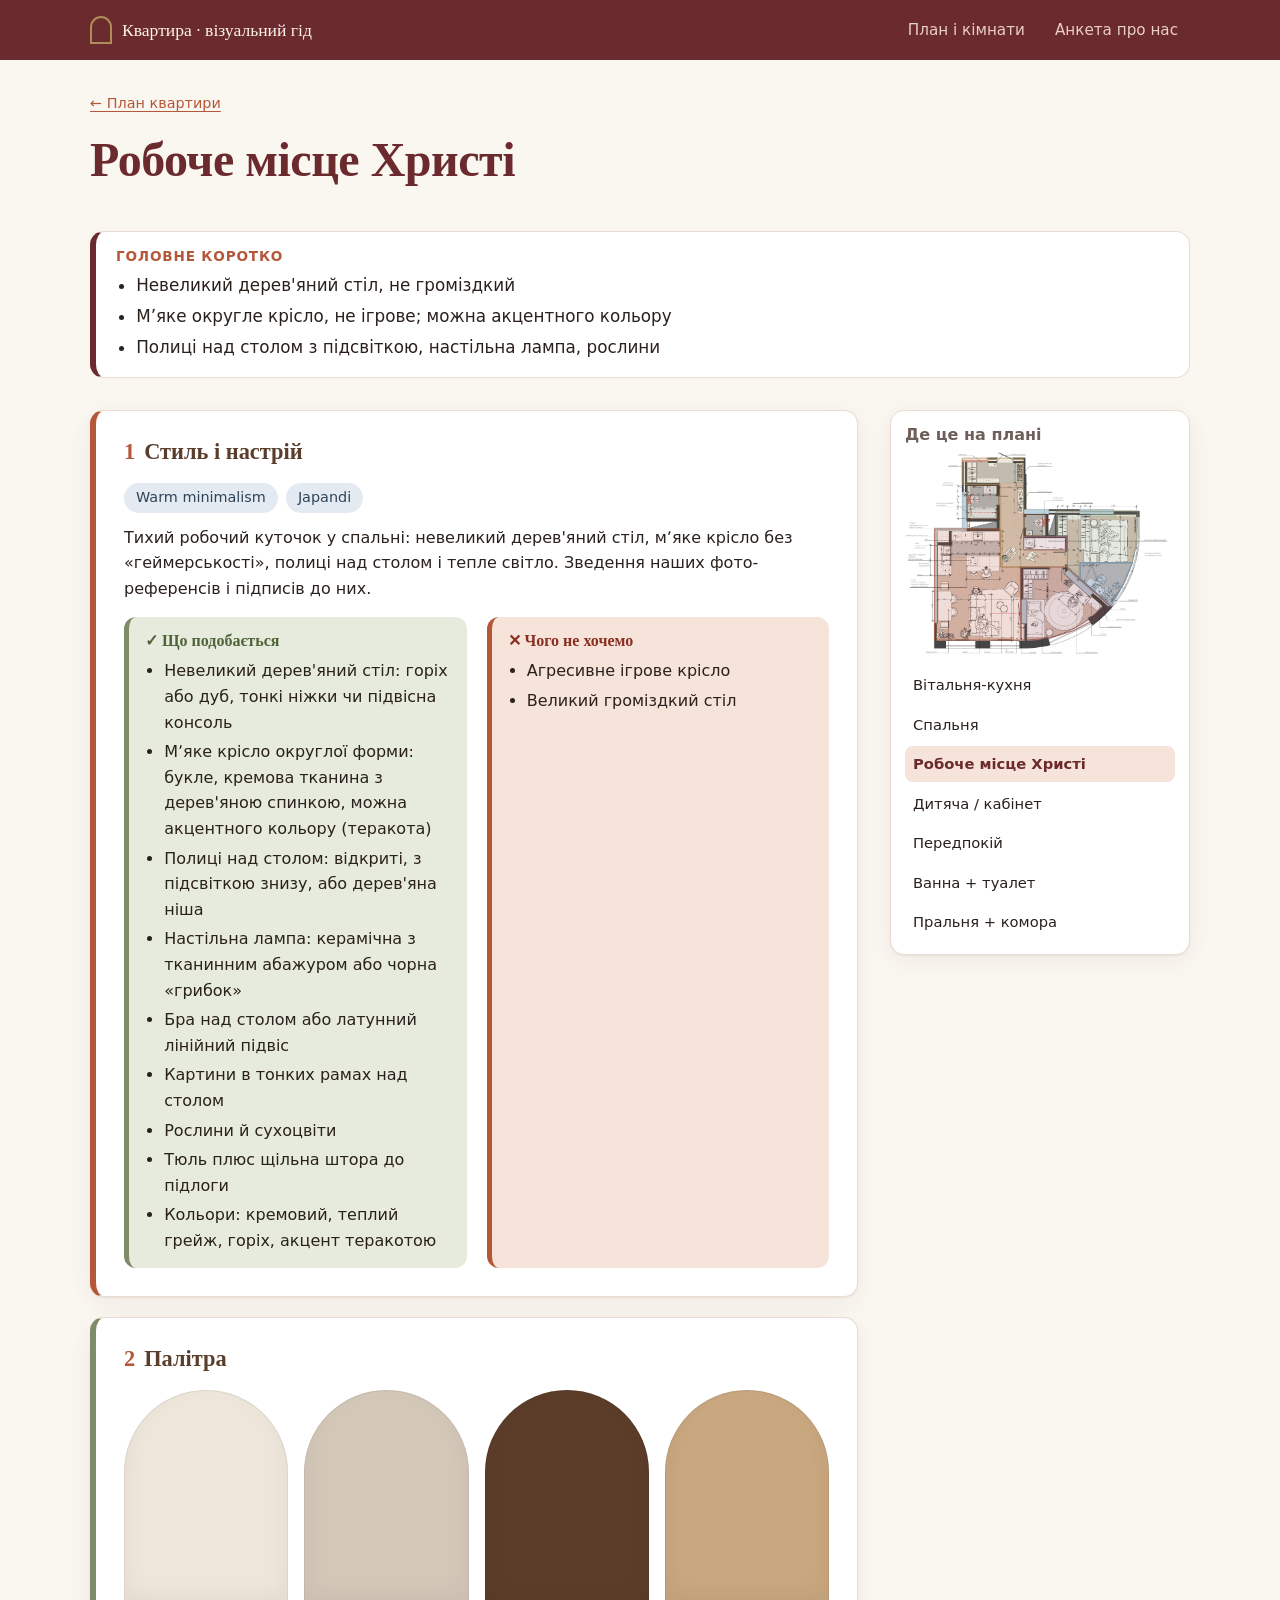
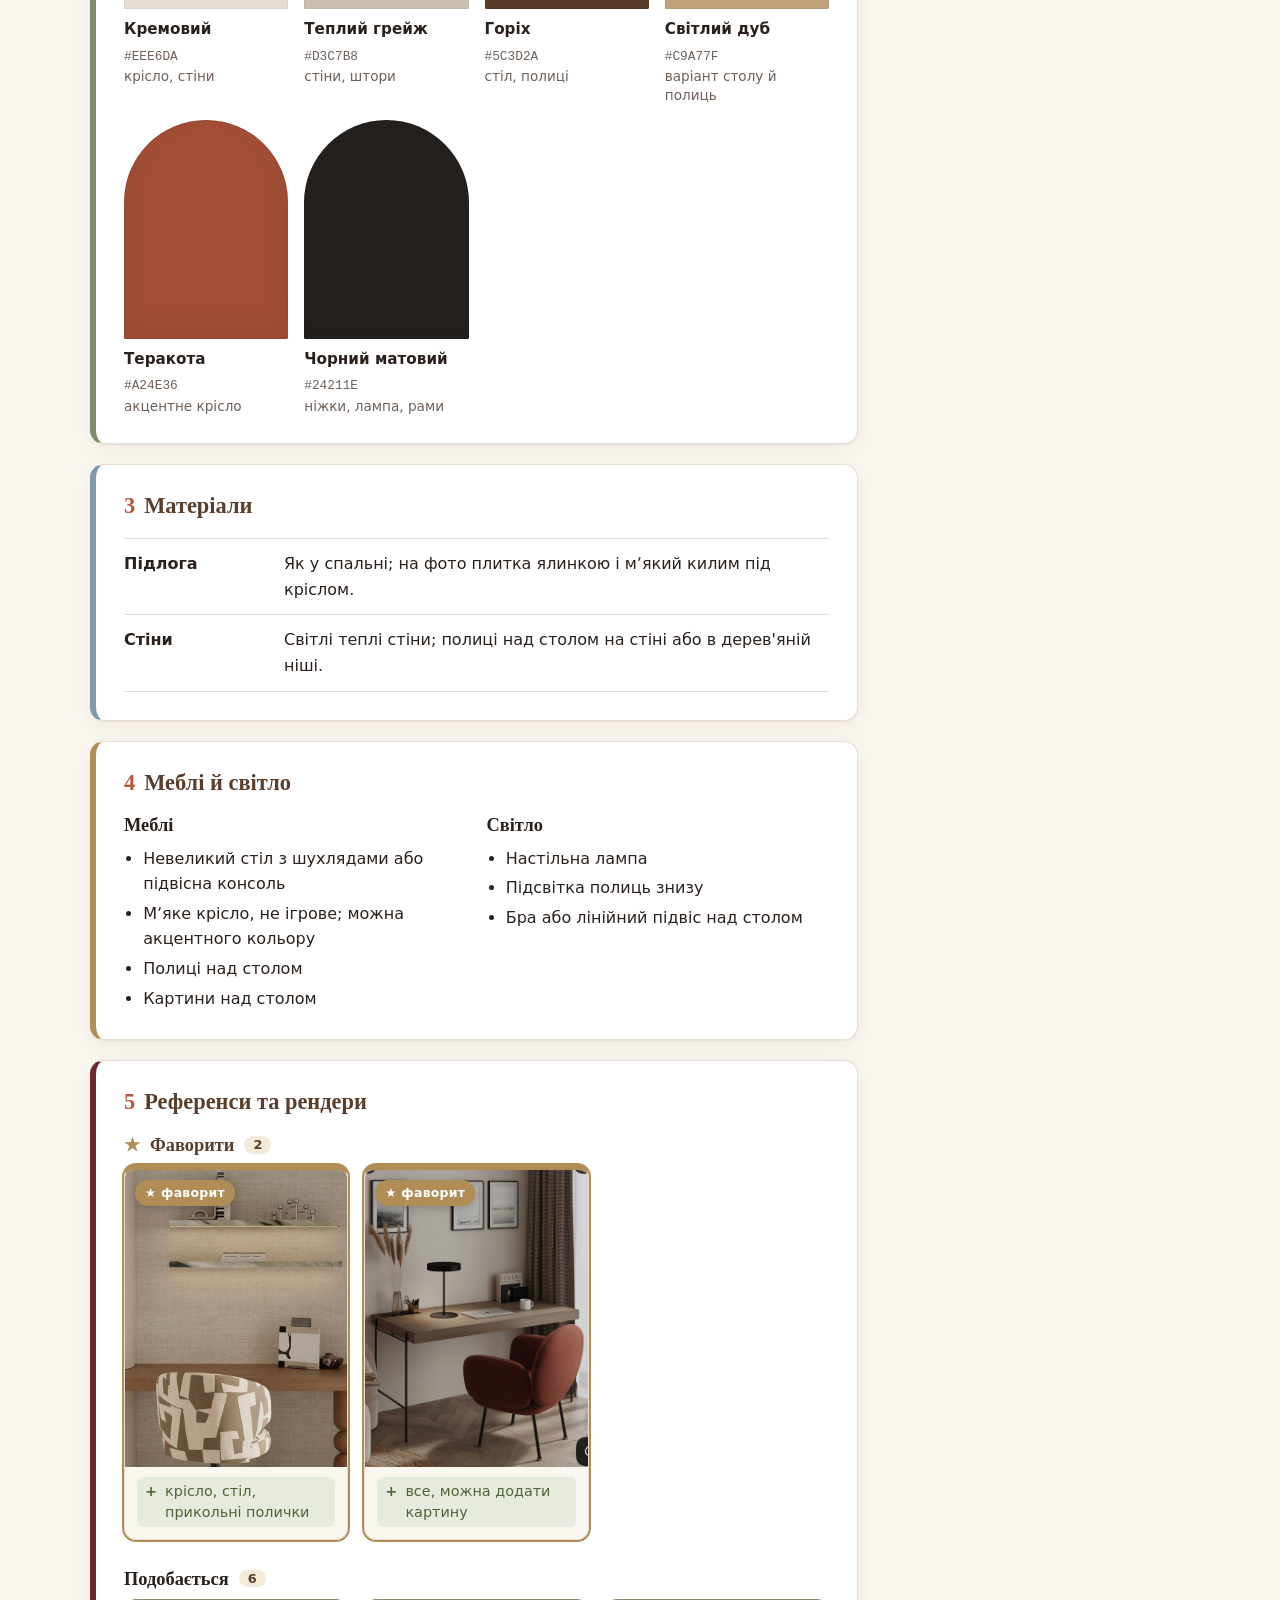
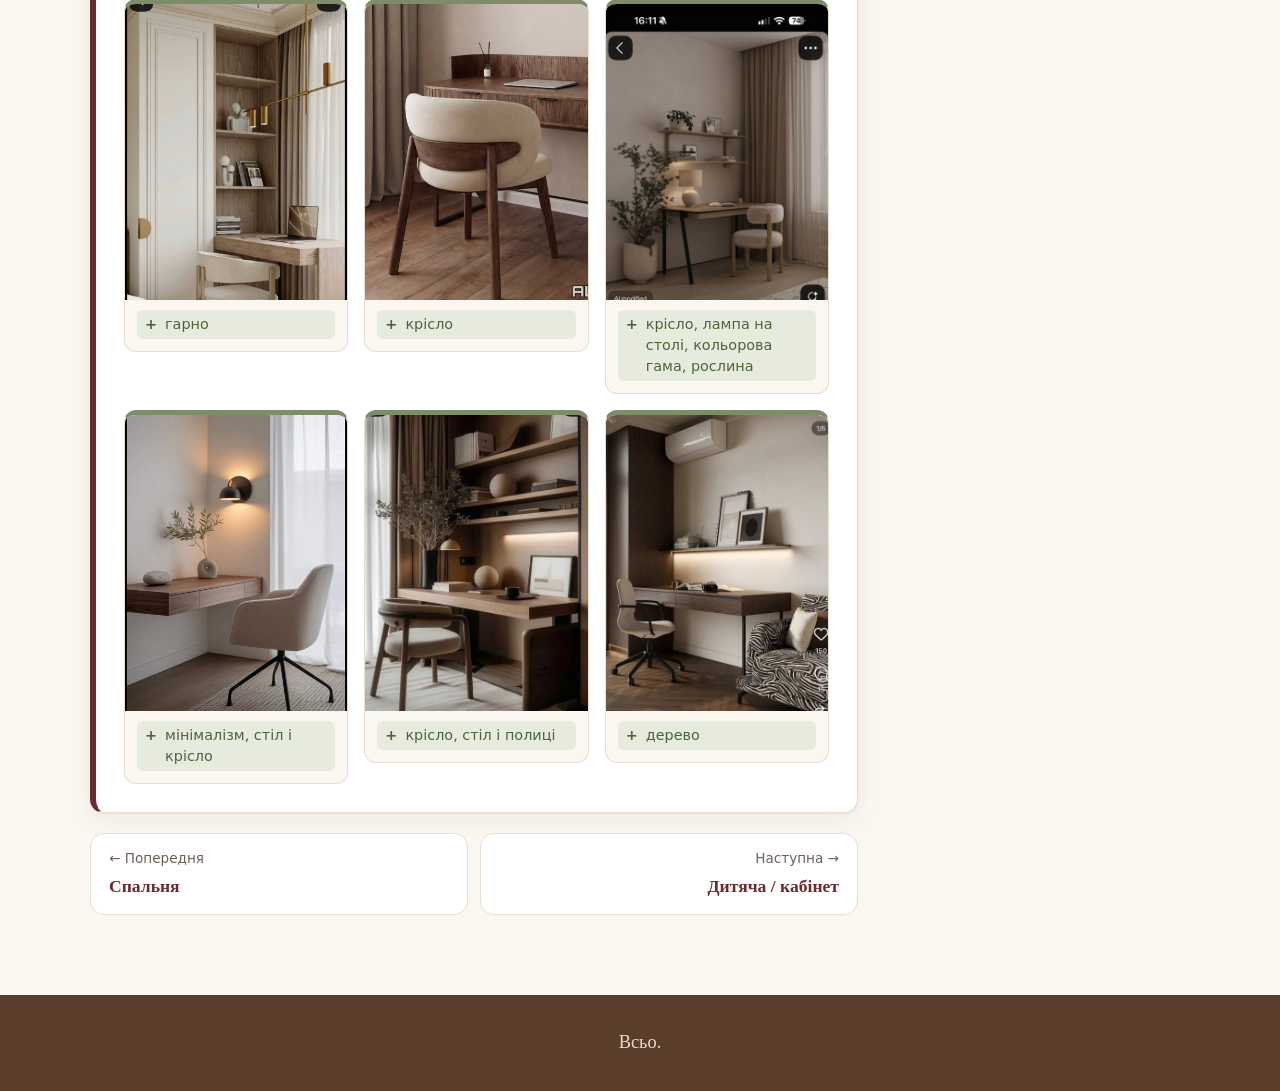
<file: rooms/robche-mistse-khrysti/index.html>
<!doctype html>
<html lang="uk">
<head>
  <meta charset="utf-8">
  <meta name="viewport" content="width=device-width, initial-scale=1">
  <!-- Цей файл згенеровано з templates/room.html скриптом build.mjs. Не редагуйте вручну: зміни зникнуть. -->
  <title>Робоче місце Христі · Візуальний гід квартири</title>
  <link rel="stylesheet" href="../../assets/css/style.css">
</head>
<body data-page="room" data-slug="robche-mistse-khrysti">
  <div class="loader" id="loader" role="status" aria-live="polite">
    <div class="loader-arch" aria-hidden="true"><i></i><i></i><i></i><i></i><i></i></div>
    <p class="loader-text"><span class="loader-phrase">зараз, зараз</span><span class="loader-dots" aria-hidden="true"><b>.</b><b>.</b><b>.</b></span></p>
  </div>
  <a class="skip" href="#main">Перейти до змісту</a>
  <header class="site-header">
    <div class="wrap">
      <a class="brand" href="../../index.html"><span class="brand-mark" aria-hidden="true"></span>Квартира · візуальний гід</a>
      <nav class="site-nav" aria-label="Розділи"><a href="../../index.html">План і кімнати</a><a href="../../pro-nas/index.html">Анкета про нас</a></nav>
    </div>
  </header>

  <main id="main" class="wrap">
    <nav class="crumbs no-print" aria-label="Навігація"><a href="../../index.html">← План квартири</a></nav>
    <div id="app"><h1>Робоче місце Христі</h1><p class="empty">Завантаження…</p></div>
  </main>

  <footer class="site-footer">
    <div class="wrap footer-end">Всьо.</div>
  </footer>

  <dialog class="lightbox" id="lightbox" aria-label="Перегляд зображення">
    <button class="lightbox-close" type="button" aria-label="Закрити">×</button>
    <figure><img alt=""><figcaption></figcaption></figure>
  </dialog>

  <script src="../../data/bundle.js"></script>
  <script src="../../assets/js/common.js"></script>
  <script src="../../assets/js/room.js"></script>
</body>
</html>
</file>
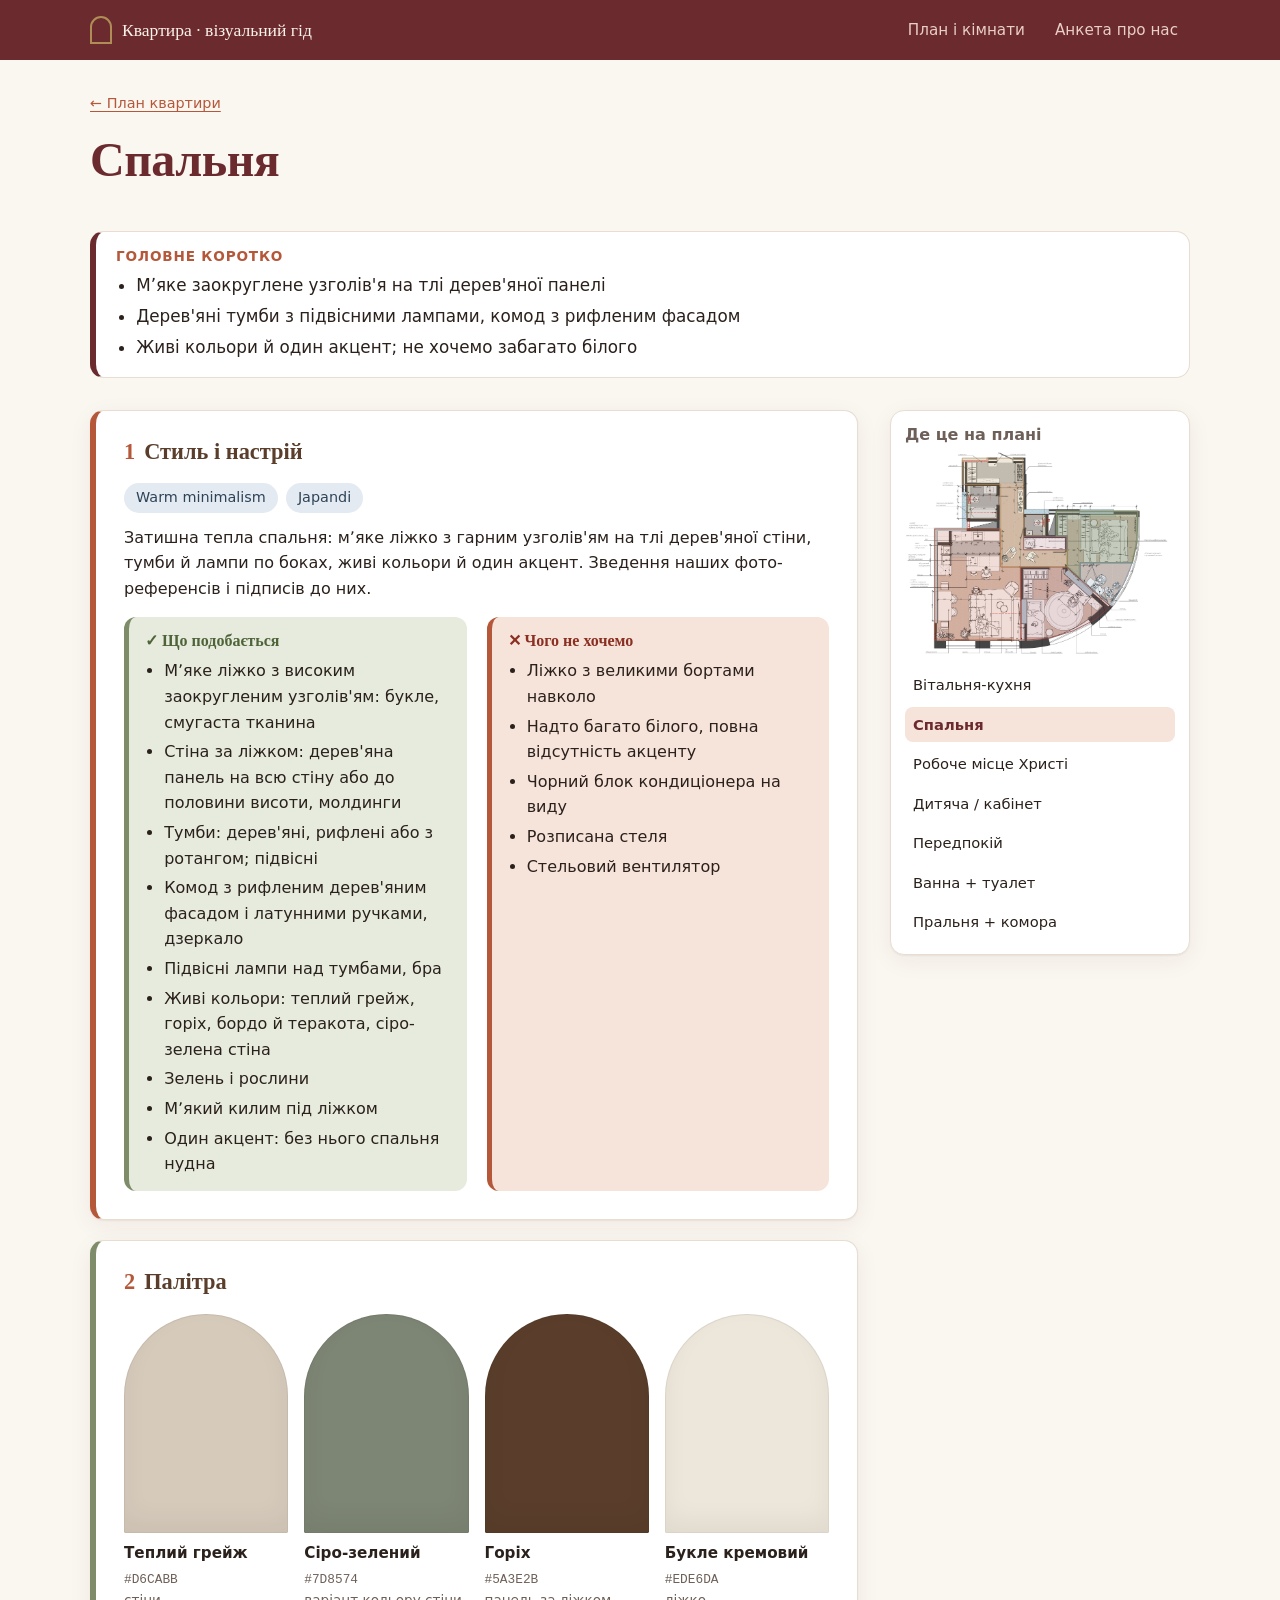
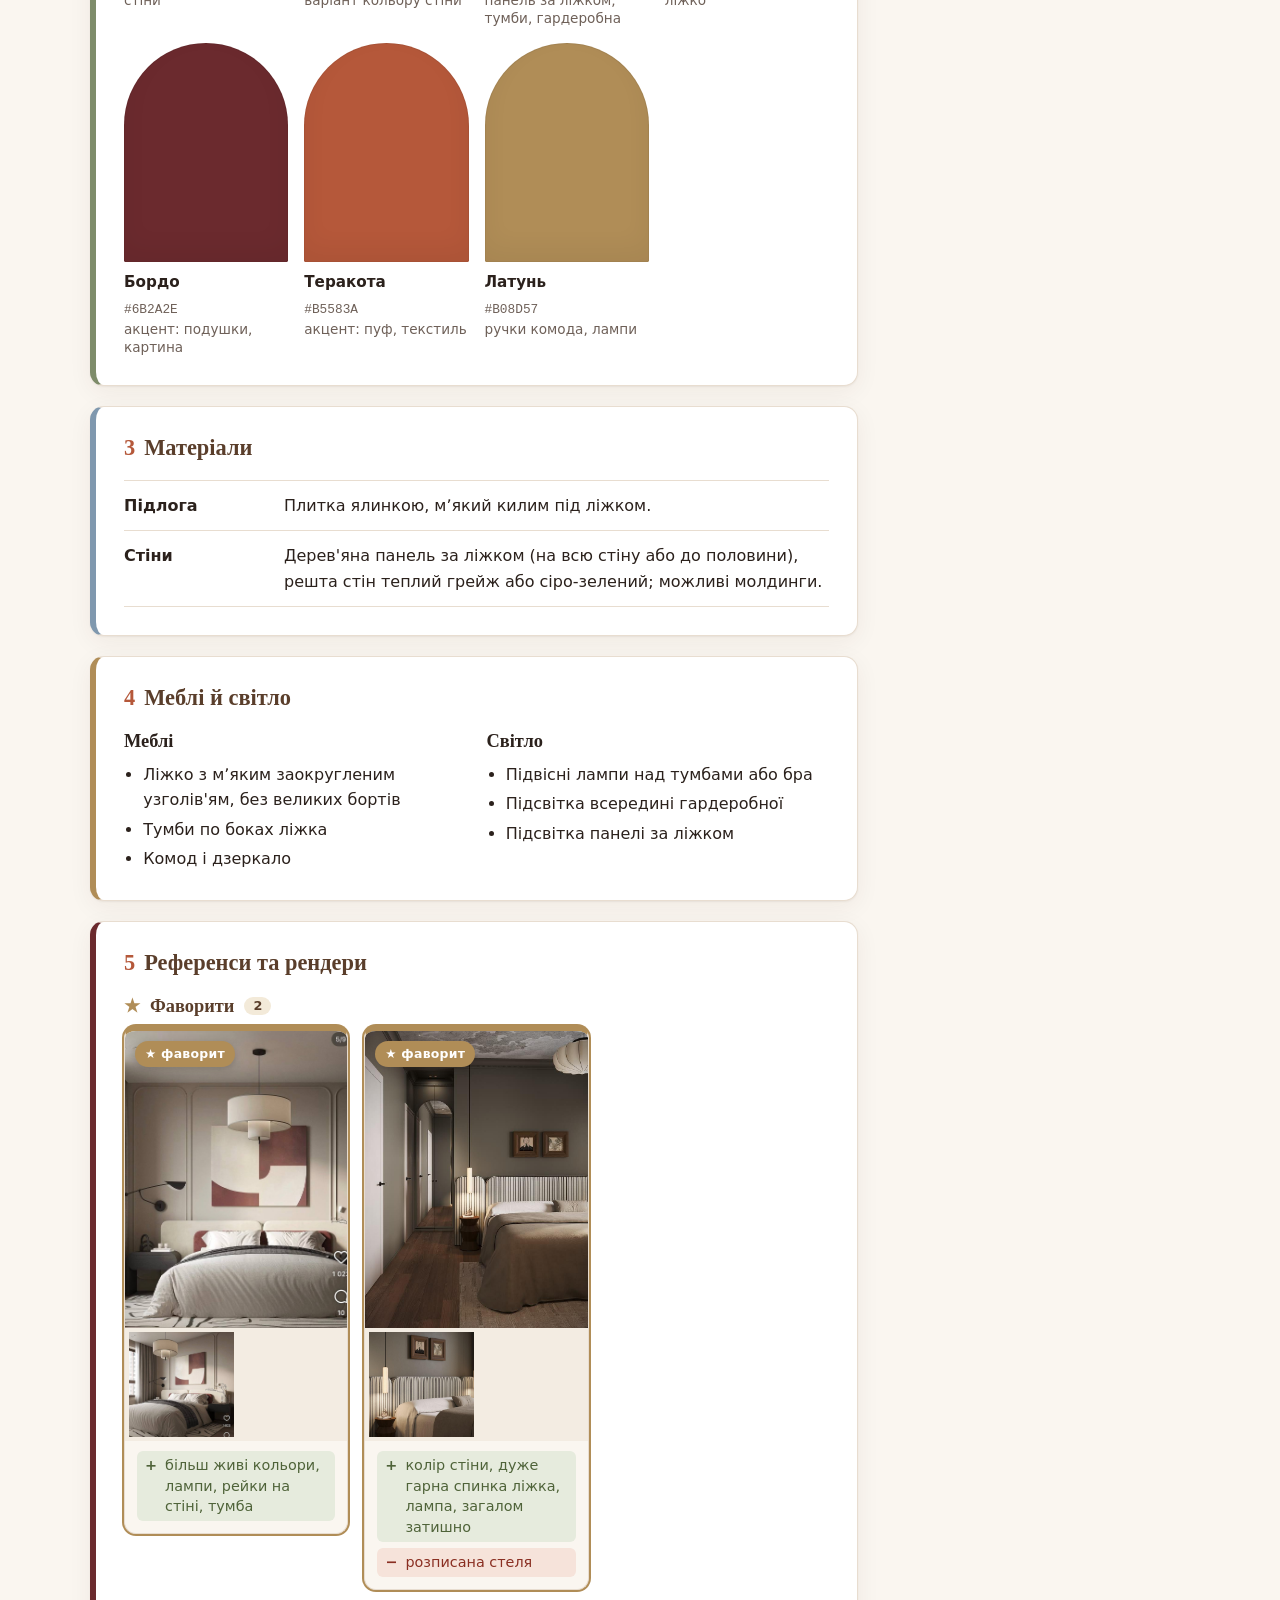
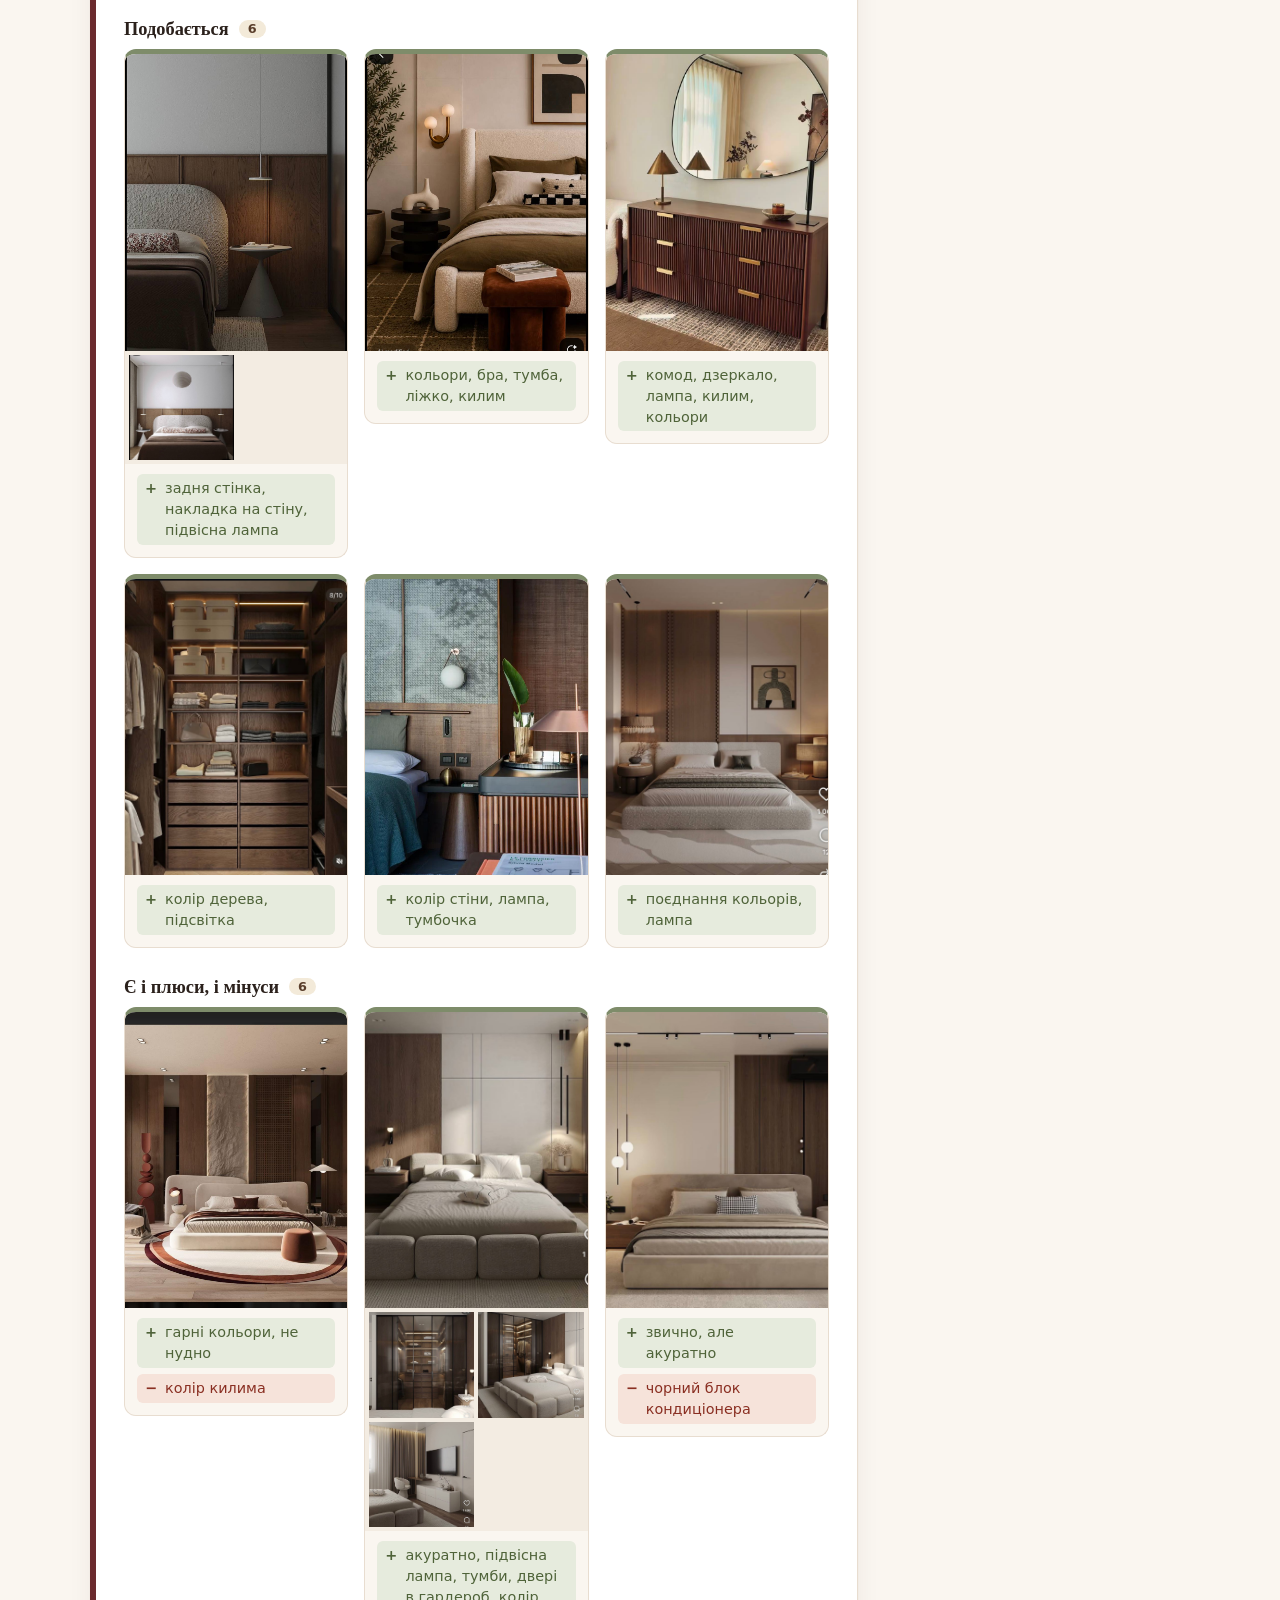
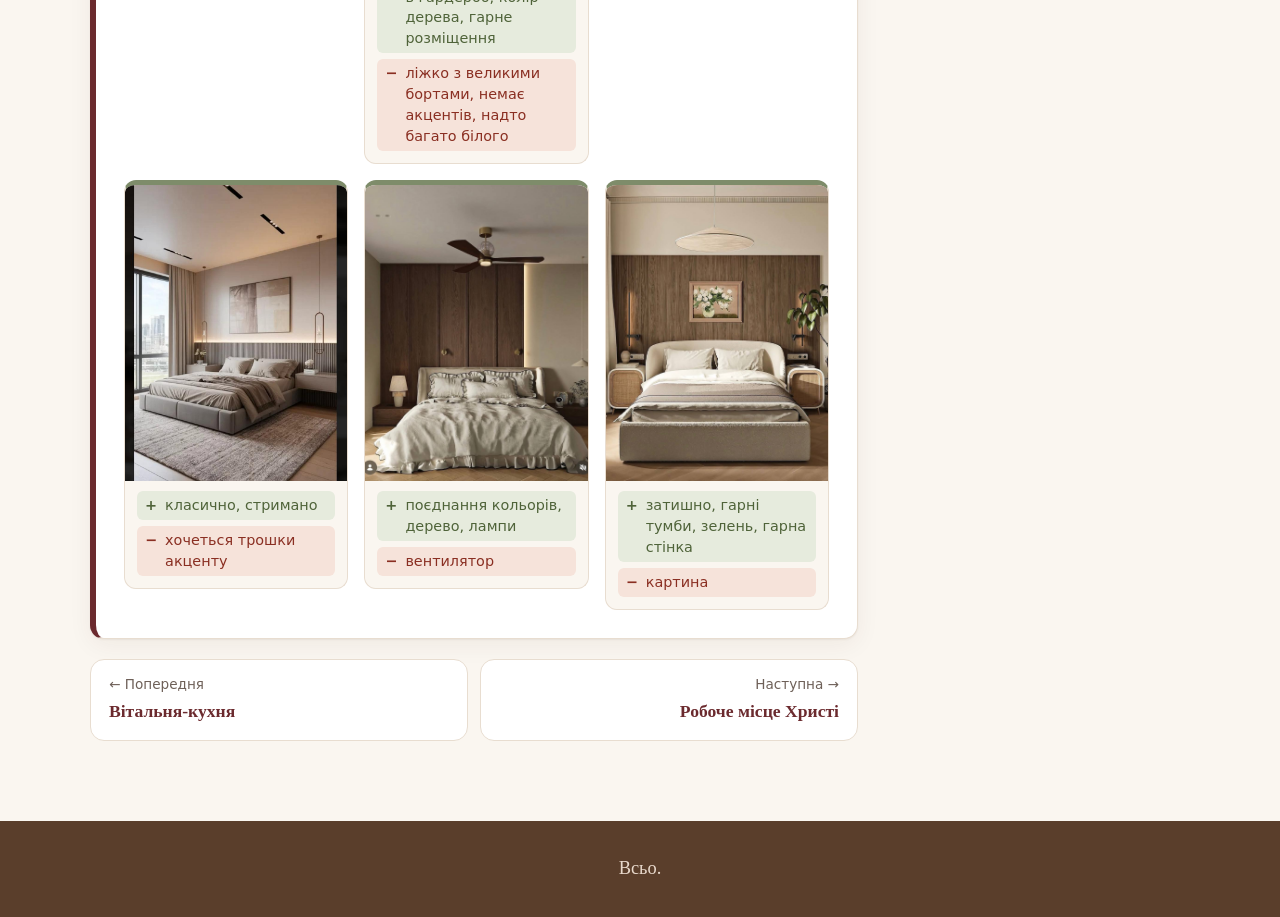
<file: rooms/spalnia/index.html>
<!doctype html>
<html lang="uk">
<head>
  <meta charset="utf-8">
  <meta name="viewport" content="width=device-width, initial-scale=1">
  <!-- Цей файл згенеровано з templates/room.html скриптом build.mjs. Не редагуйте вручну: зміни зникнуть. -->
  <title>Спальня · Візуальний гід квартири</title>
  <link rel="stylesheet" href="../../assets/css/style.css">
</head>
<body data-page="room" data-slug="spalnia">
  <div class="loader" id="loader" role="status" aria-live="polite">
    <div class="loader-arch" aria-hidden="true"><i></i><i></i><i></i><i></i><i></i></div>
    <p class="loader-text"><span class="loader-phrase">зараз, зараз</span><span class="loader-dots" aria-hidden="true"><b>.</b><b>.</b><b>.</b></span></p>
  </div>
  <a class="skip" href="#main">Перейти до змісту</a>
  <header class="site-header">
    <div class="wrap">
      <a class="brand" href="../../index.html"><span class="brand-mark" aria-hidden="true"></span>Квартира · візуальний гід</a>
      <nav class="site-nav" aria-label="Розділи"><a href="../../index.html">План і кімнати</a><a href="../../pro-nas/index.html">Анкета про нас</a></nav>
    </div>
  </header>

  <main id="main" class="wrap">
    <nav class="crumbs no-print" aria-label="Навігація"><a href="../../index.html">← План квартири</a></nav>
    <div id="app"><h1>Спальня</h1><p class="empty">Завантаження…</p></div>
  </main>

  <footer class="site-footer">
    <div class="wrap footer-end">Всьо.</div>
  </footer>

  <dialog class="lightbox" id="lightbox" aria-label="Перегляд зображення">
    <button class="lightbox-close" type="button" aria-label="Закрити">×</button>
    <figure><img alt=""><figcaption></figcaption></figure>
  </dialog>

  <script src="../../data/bundle.js"></script>
  <script src="../../assets/js/common.js"></script>
  <script src="../../assets/js/room.js"></script>
</body>
</html>
</file>
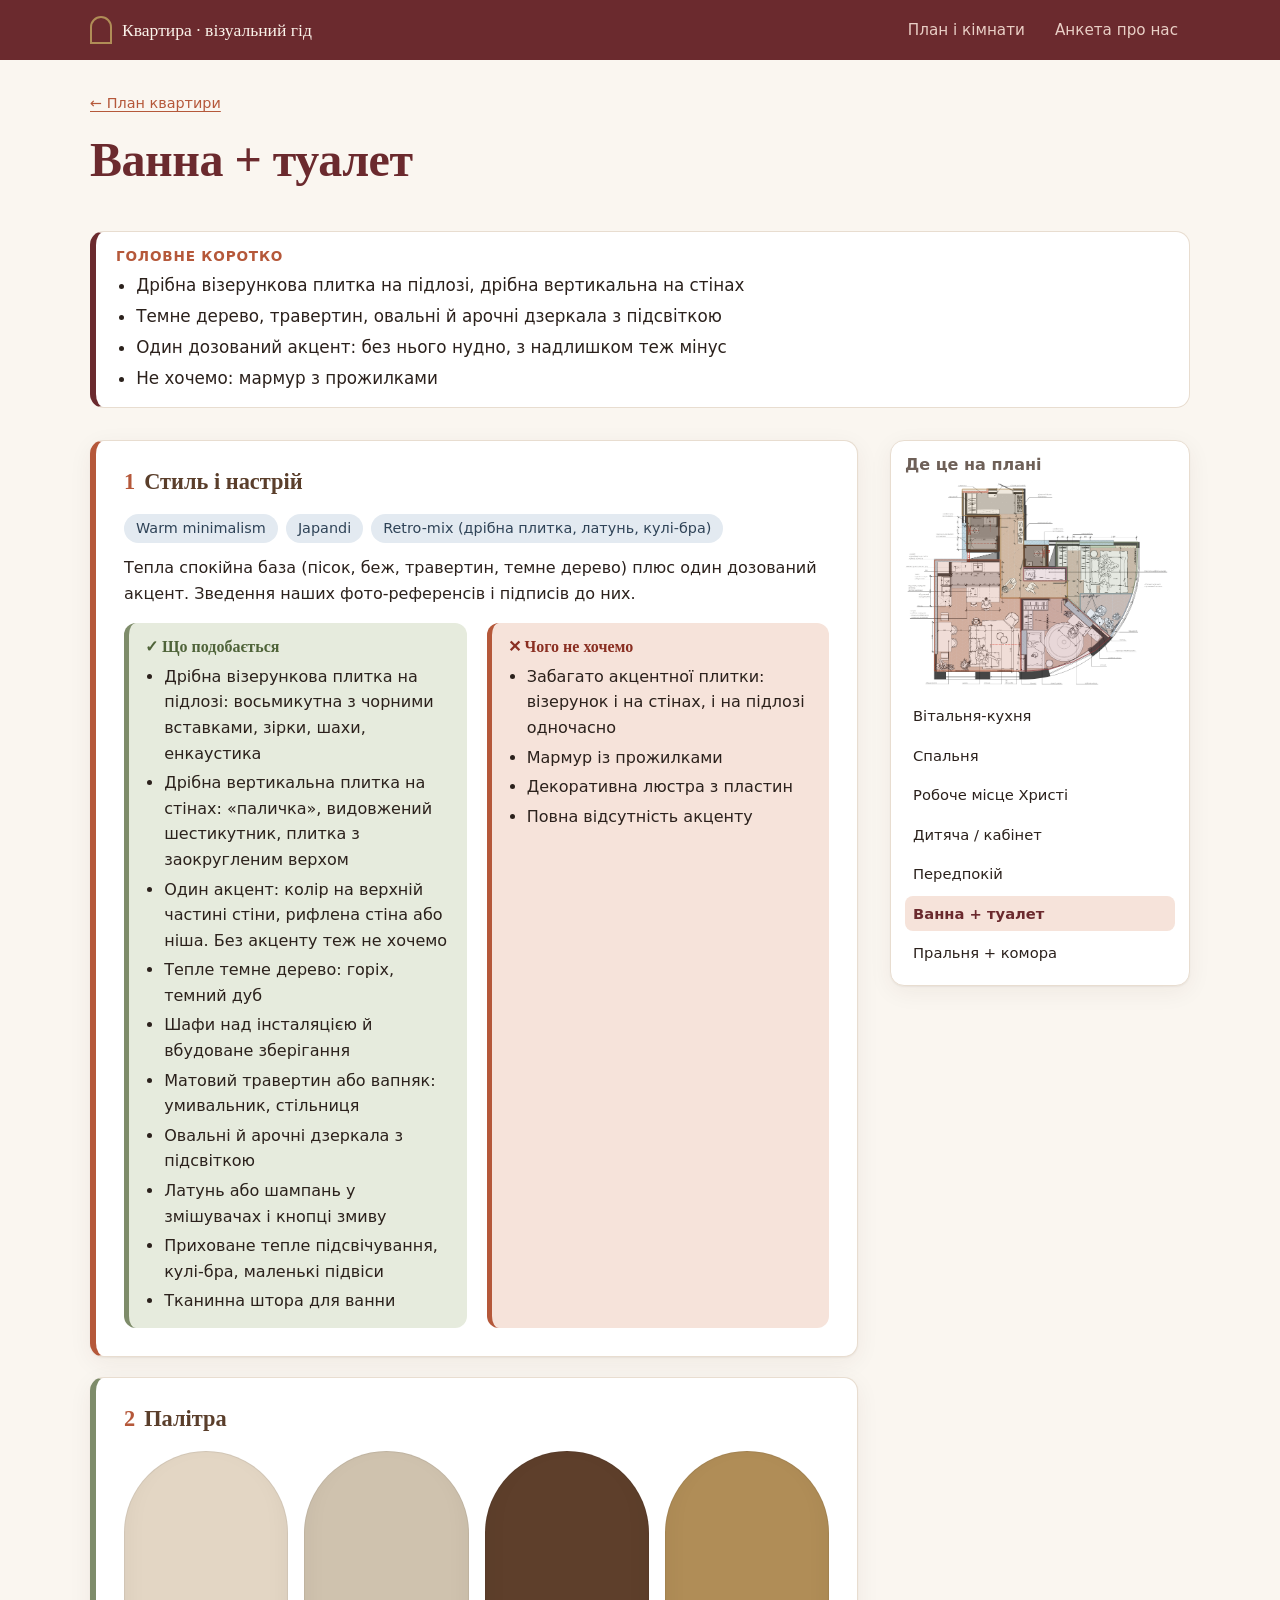
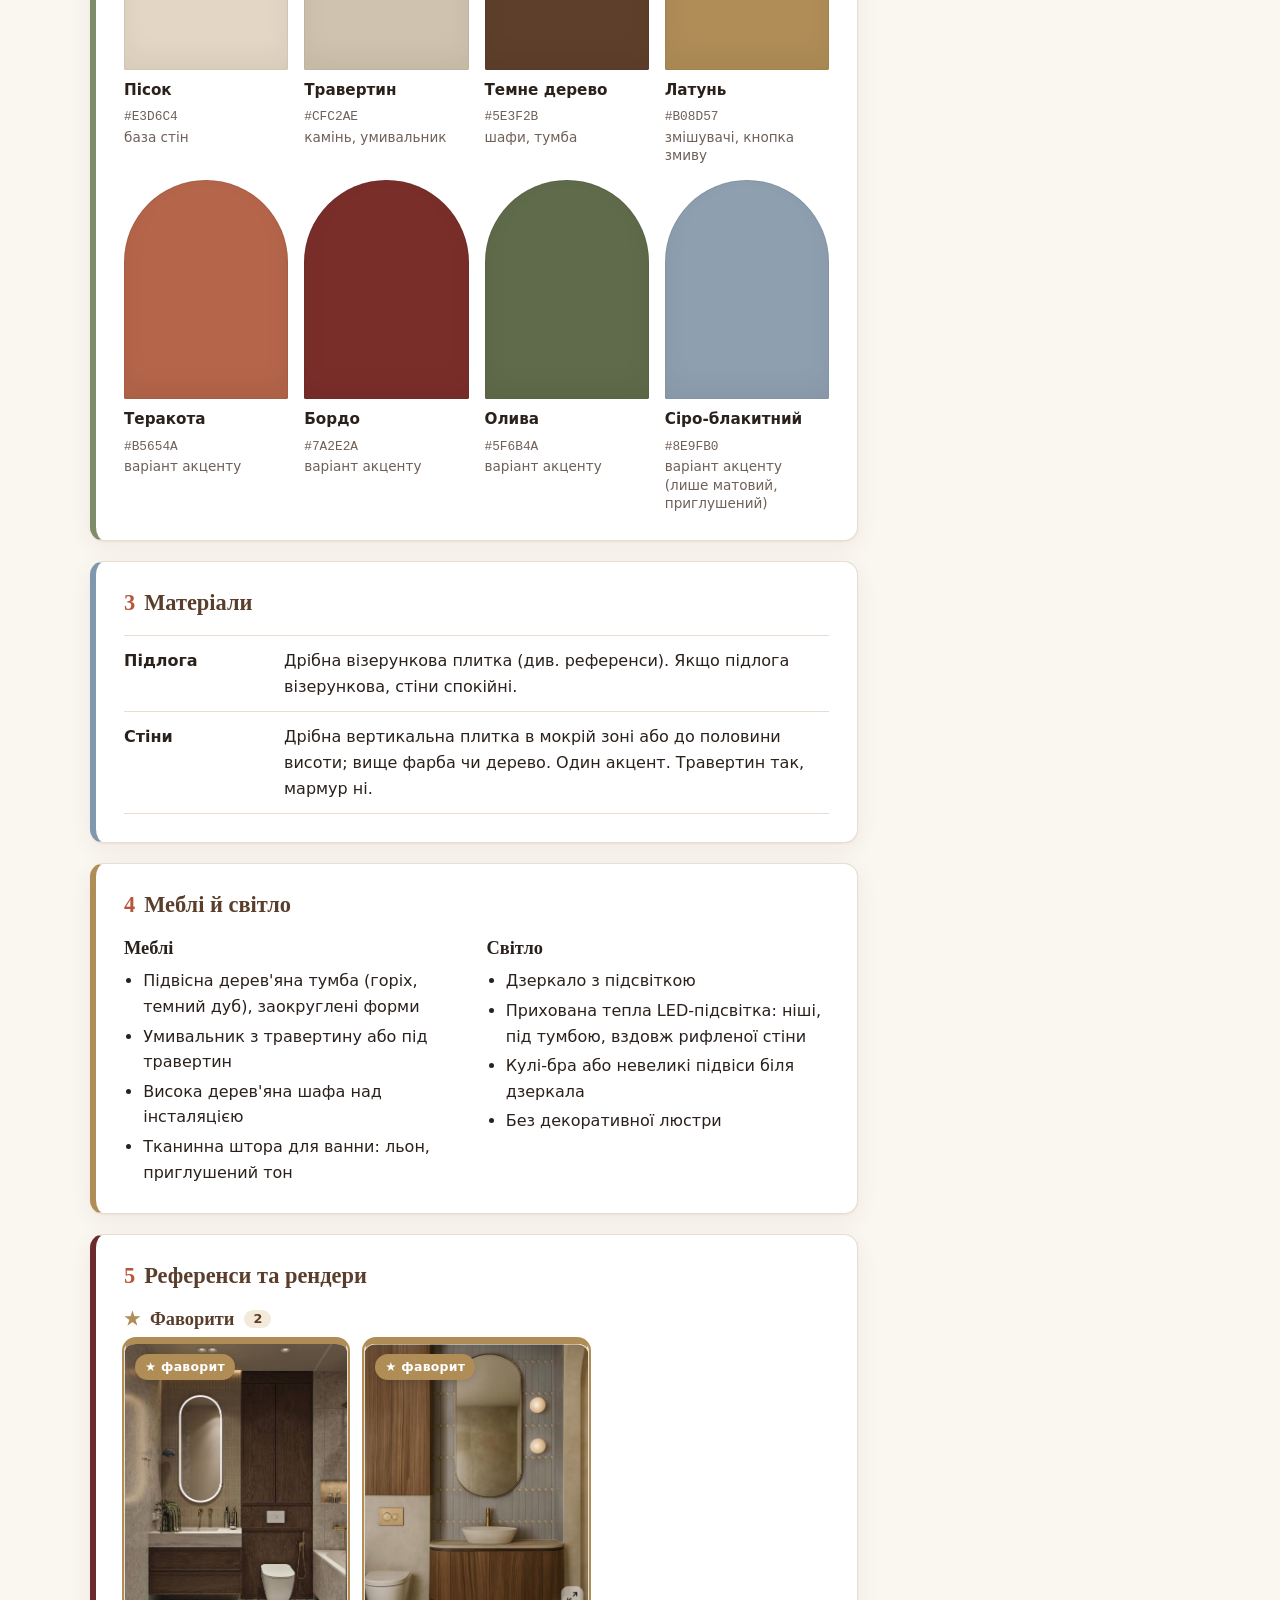
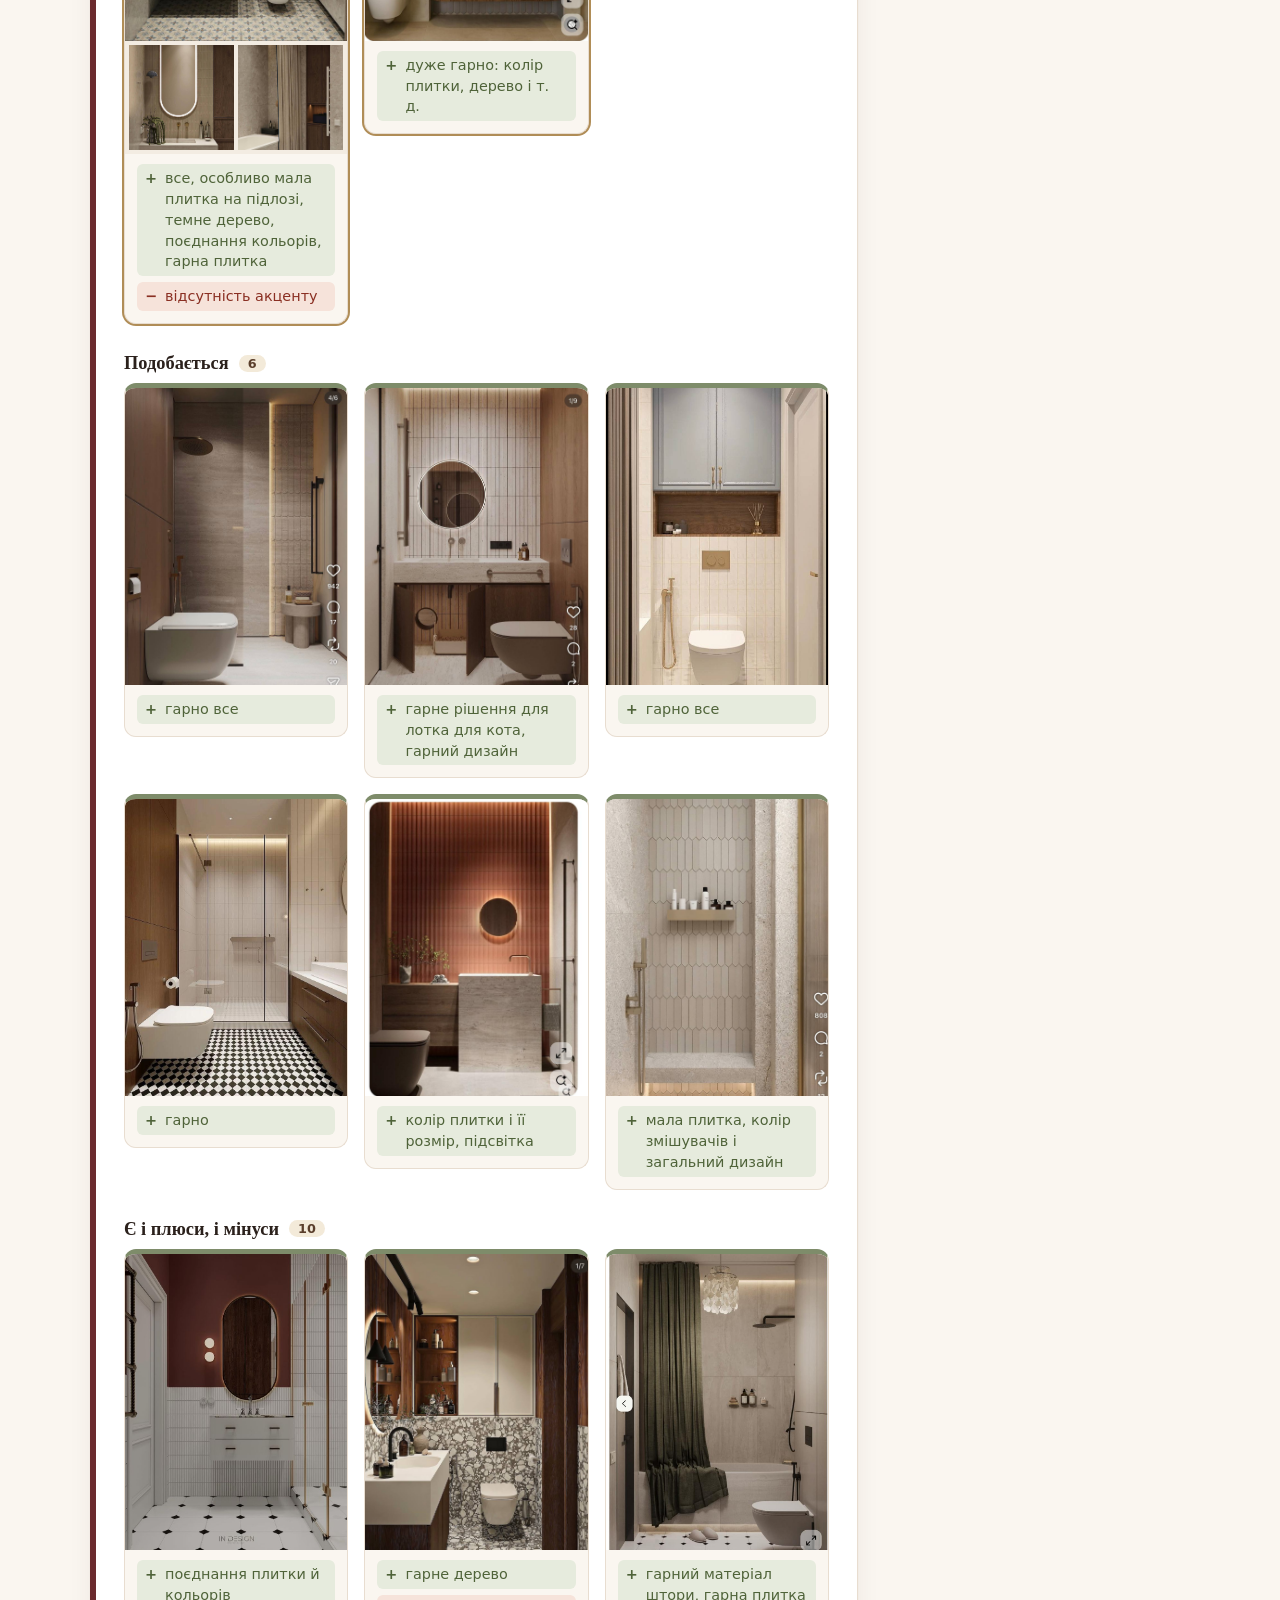
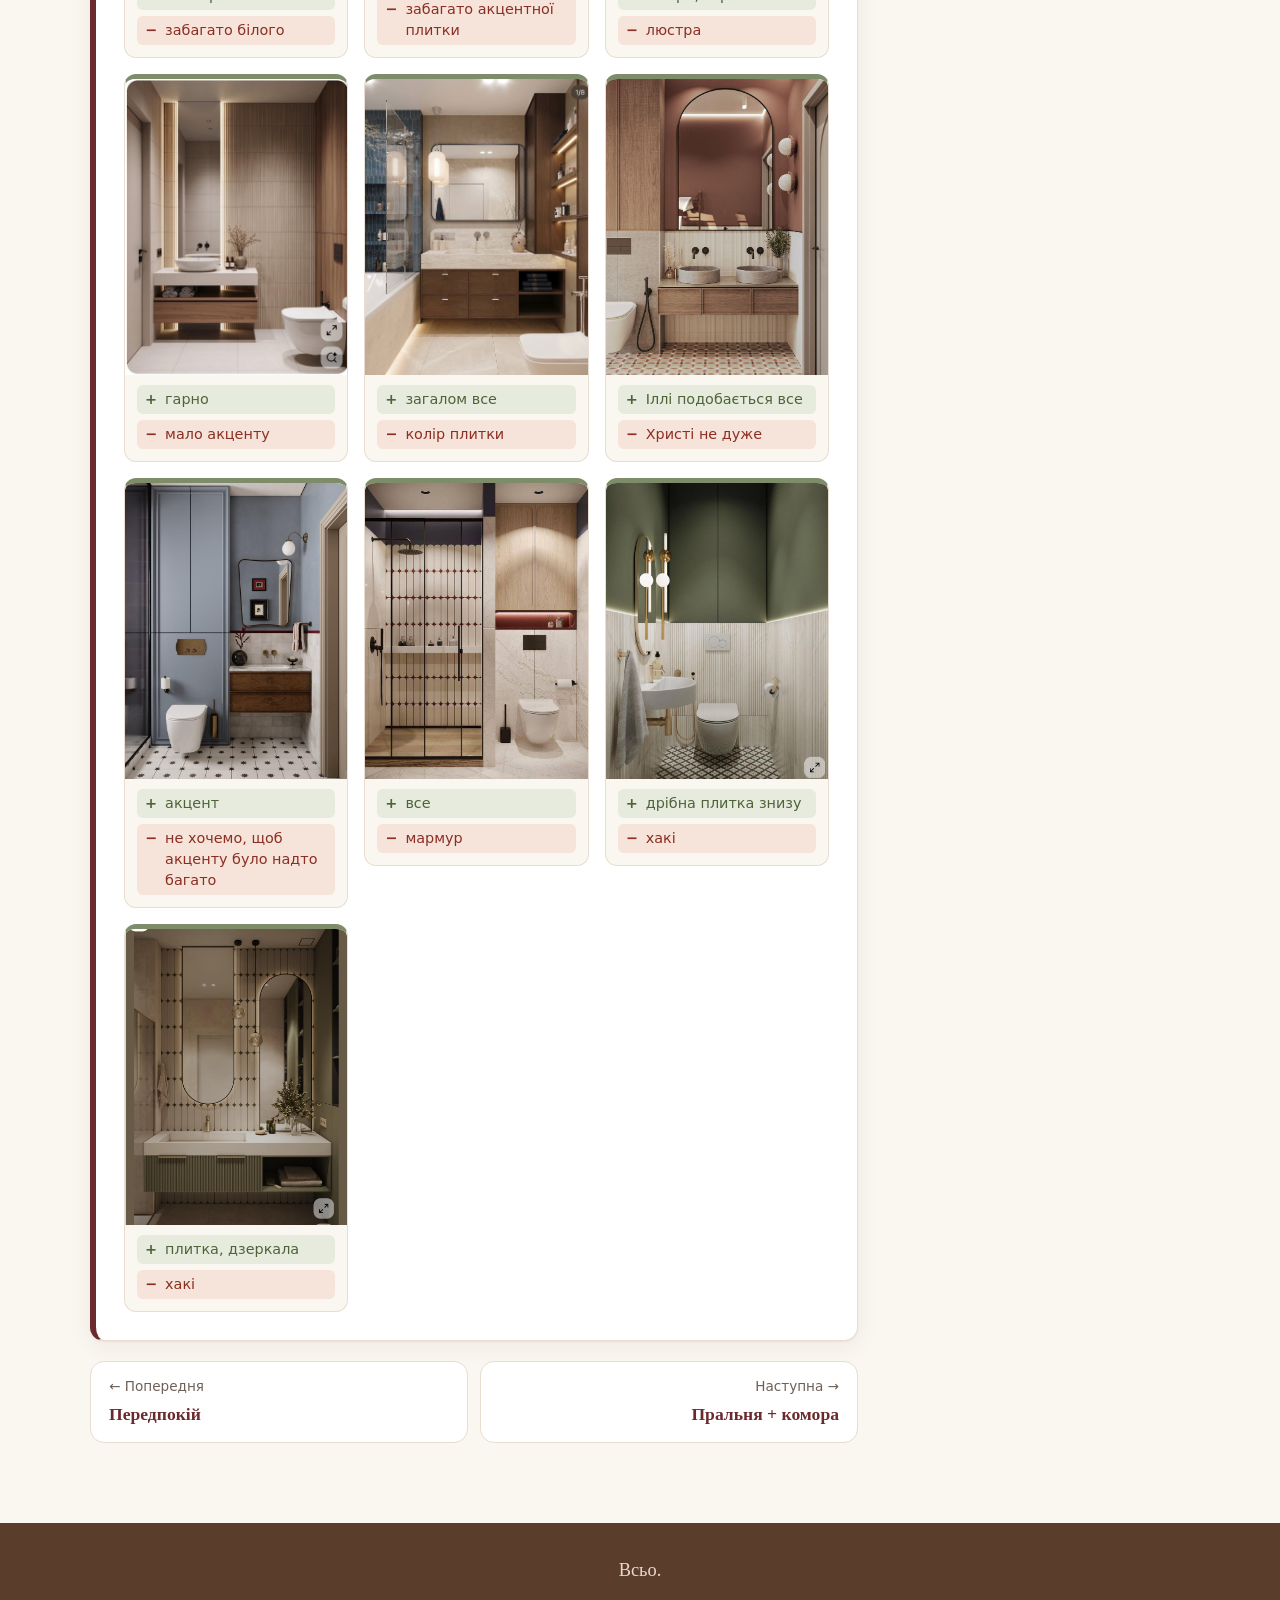
<file: rooms/vanna-tualet/index.html>
<!doctype html>
<html lang="uk">
<head>
  <meta charset="utf-8">
  <meta name="viewport" content="width=device-width, initial-scale=1">
  <!-- Цей файл згенеровано з templates/room.html скриптом build.mjs. Не редагуйте вручну: зміни зникнуть. -->
  <title>Ванна + туалет · Візуальний гід квартири</title>
  <link rel="stylesheet" href="../../assets/css/style.css">
</head>
<body data-page="room" data-slug="vanna-tualet">
  <div class="loader" id="loader" role="status" aria-live="polite">
    <div class="loader-arch" aria-hidden="true"><i></i><i></i><i></i><i></i><i></i></div>
    <p class="loader-text"><span class="loader-phrase">зараз, зараз</span><span class="loader-dots" aria-hidden="true"><b>.</b><b>.</b><b>.</b></span></p>
  </div>
  <a class="skip" href="#main">Перейти до змісту</a>
  <header class="site-header">
    <div class="wrap">
      <a class="brand" href="../../index.html"><span class="brand-mark" aria-hidden="true"></span>Квартира · візуальний гід</a>
      <nav class="site-nav" aria-label="Розділи"><a href="../../index.html">План і кімнати</a><a href="../../pro-nas/index.html">Анкета про нас</a></nav>
    </div>
  </header>

  <main id="main" class="wrap">
    <nav class="crumbs no-print" aria-label="Навігація"><a href="../../index.html">← План квартири</a></nav>
    <div id="app"><h1>Ванна + туалет</h1><p class="empty">Завантаження…</p></div>
  </main>

  <footer class="site-footer">
    <div class="wrap footer-end">Всьо.</div>
  </footer>

  <dialog class="lightbox" id="lightbox" aria-label="Перегляд зображення">
    <button class="lightbox-close" type="button" aria-label="Закрити">×</button>
    <figure><img alt=""><figcaption></figcaption></figure>
  </dialog>

  <script src="../../data/bundle.js"></script>
  <script src="../../assets/js/common.js"></script>
  <script src="../../assets/js/room.js"></script>
</body>
</html>
</file>
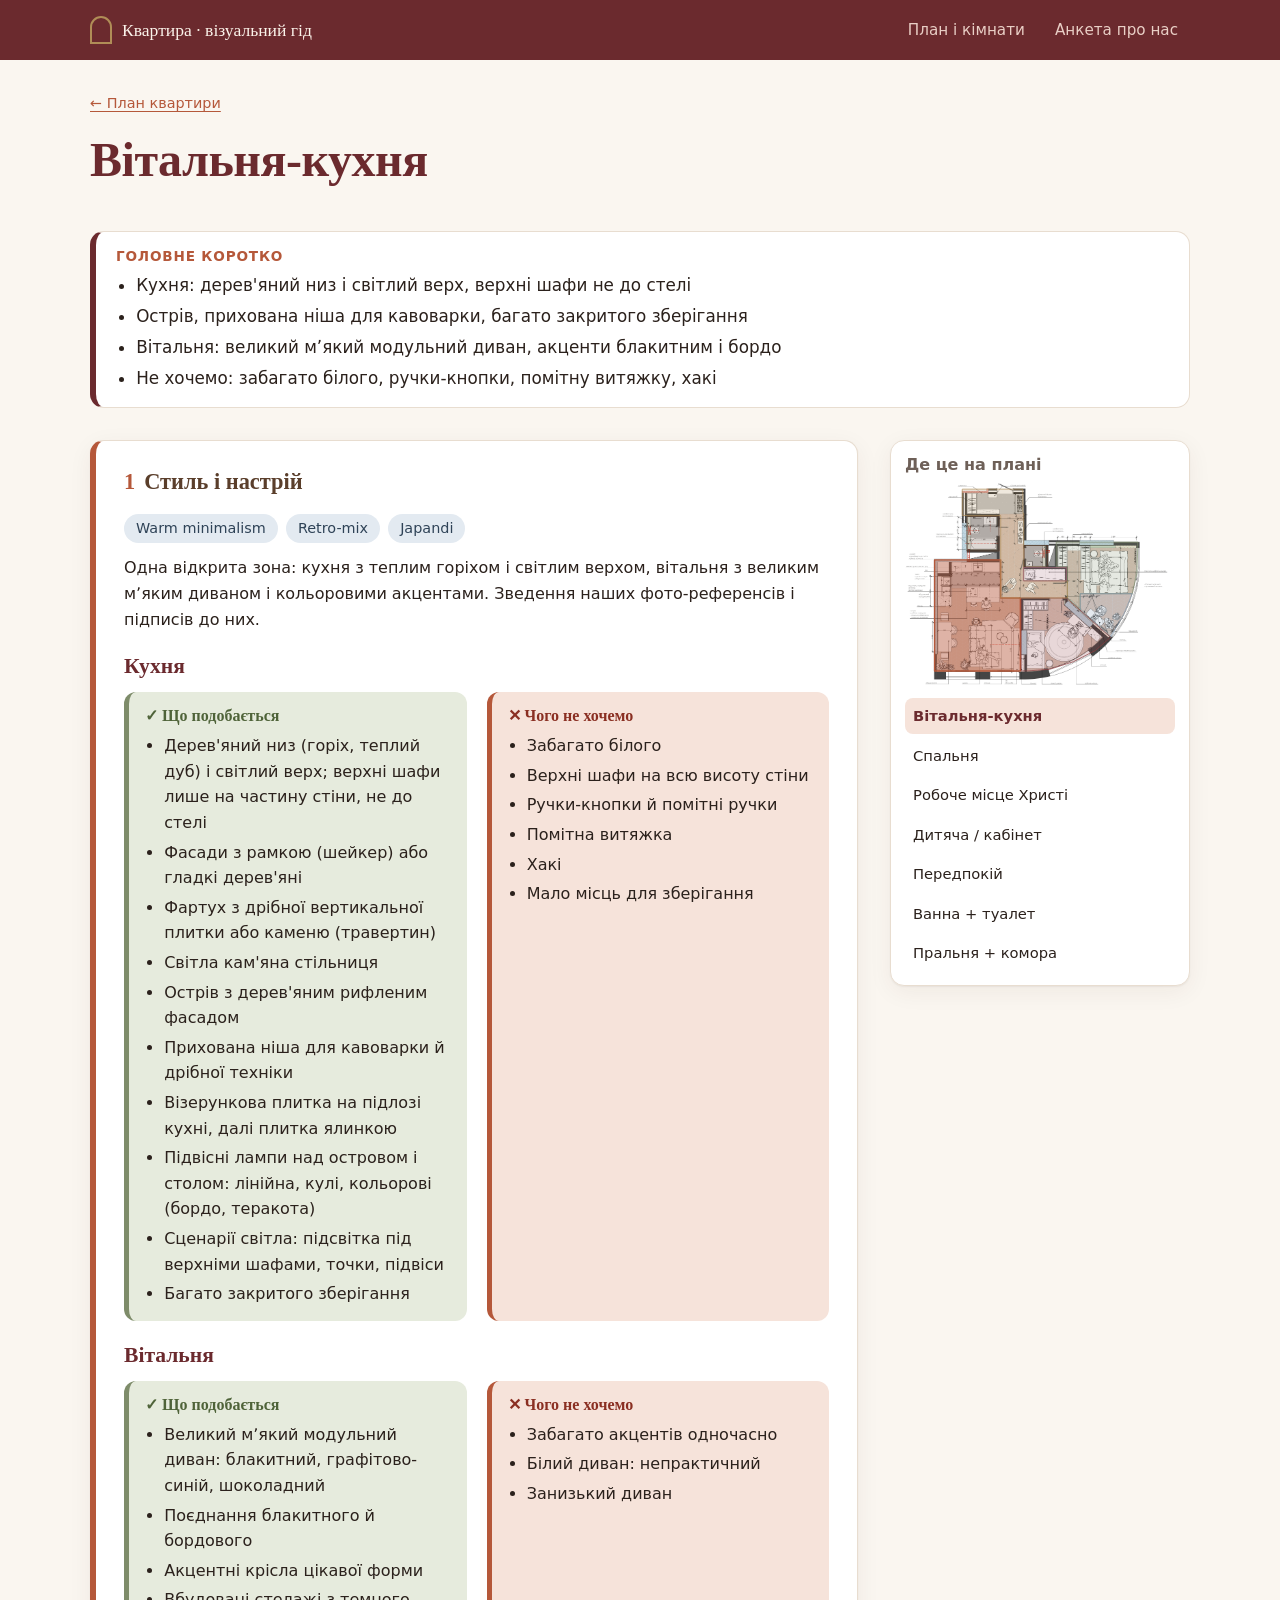
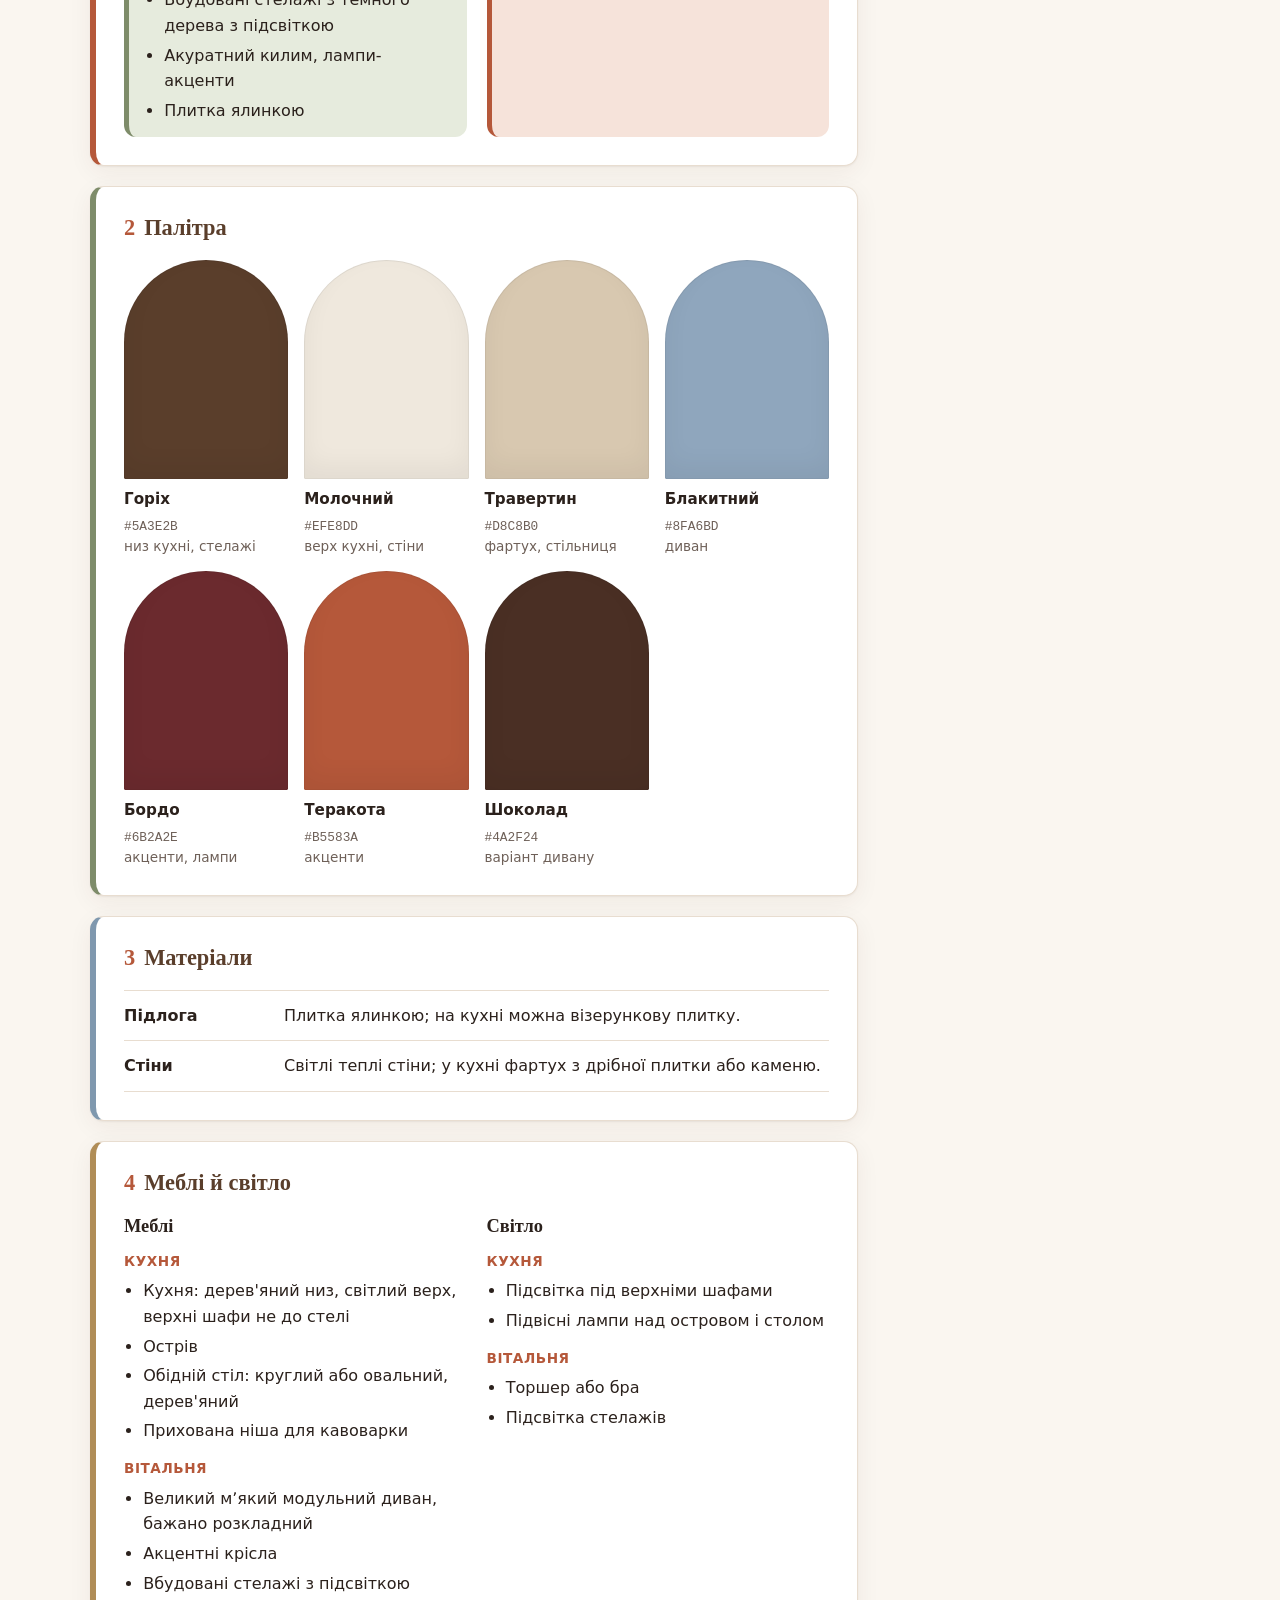
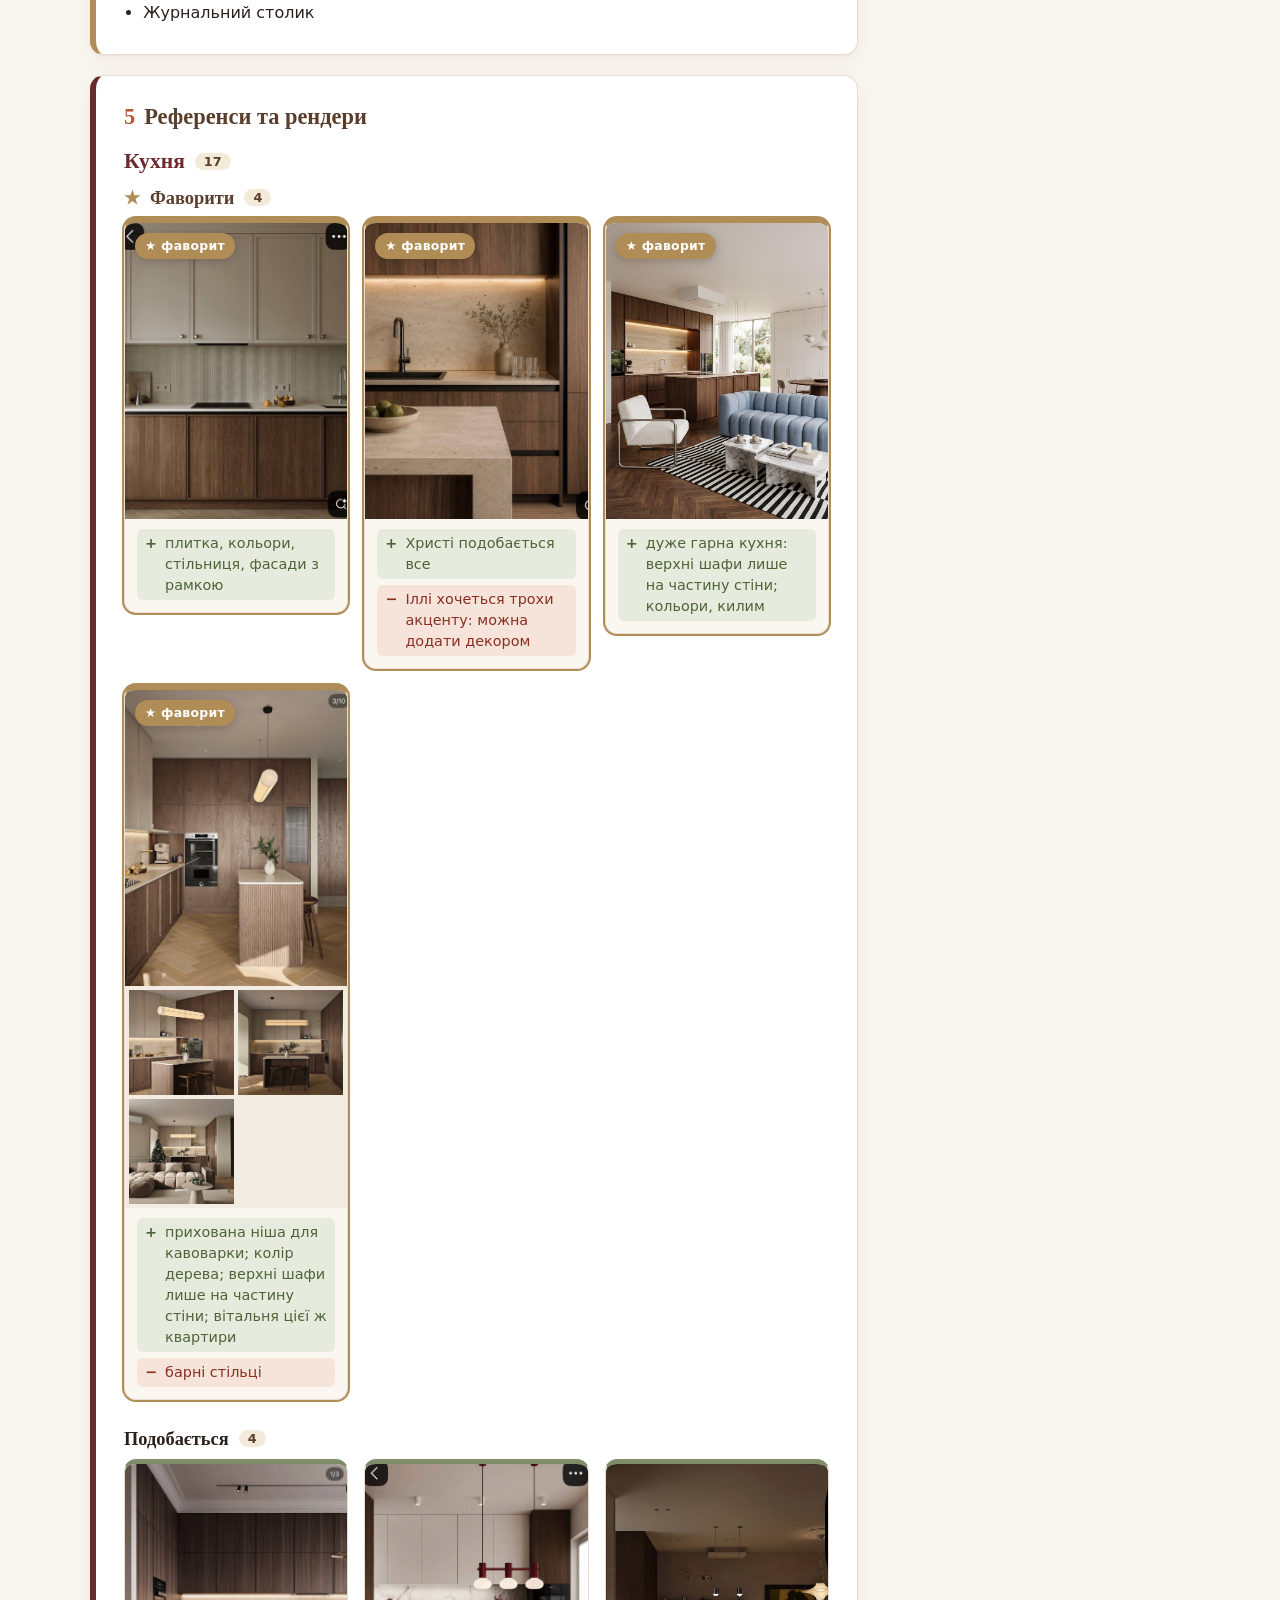
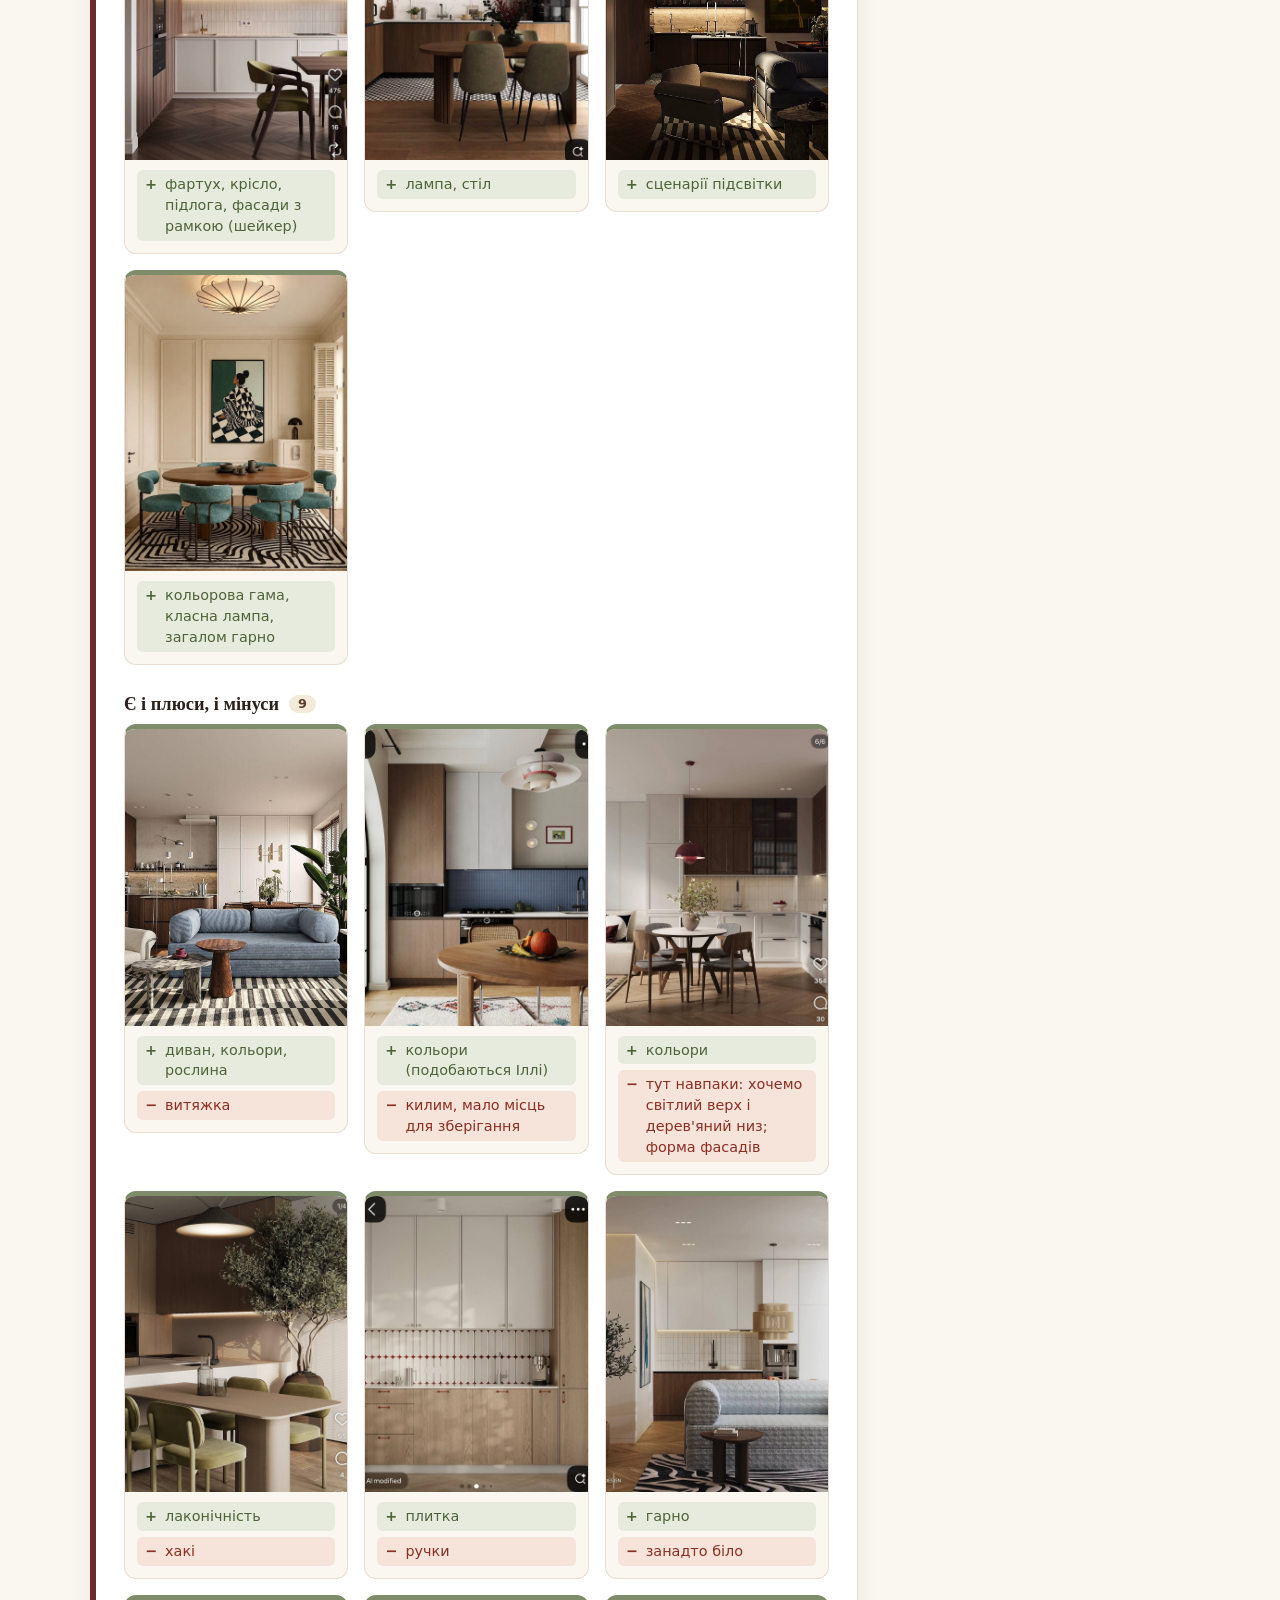
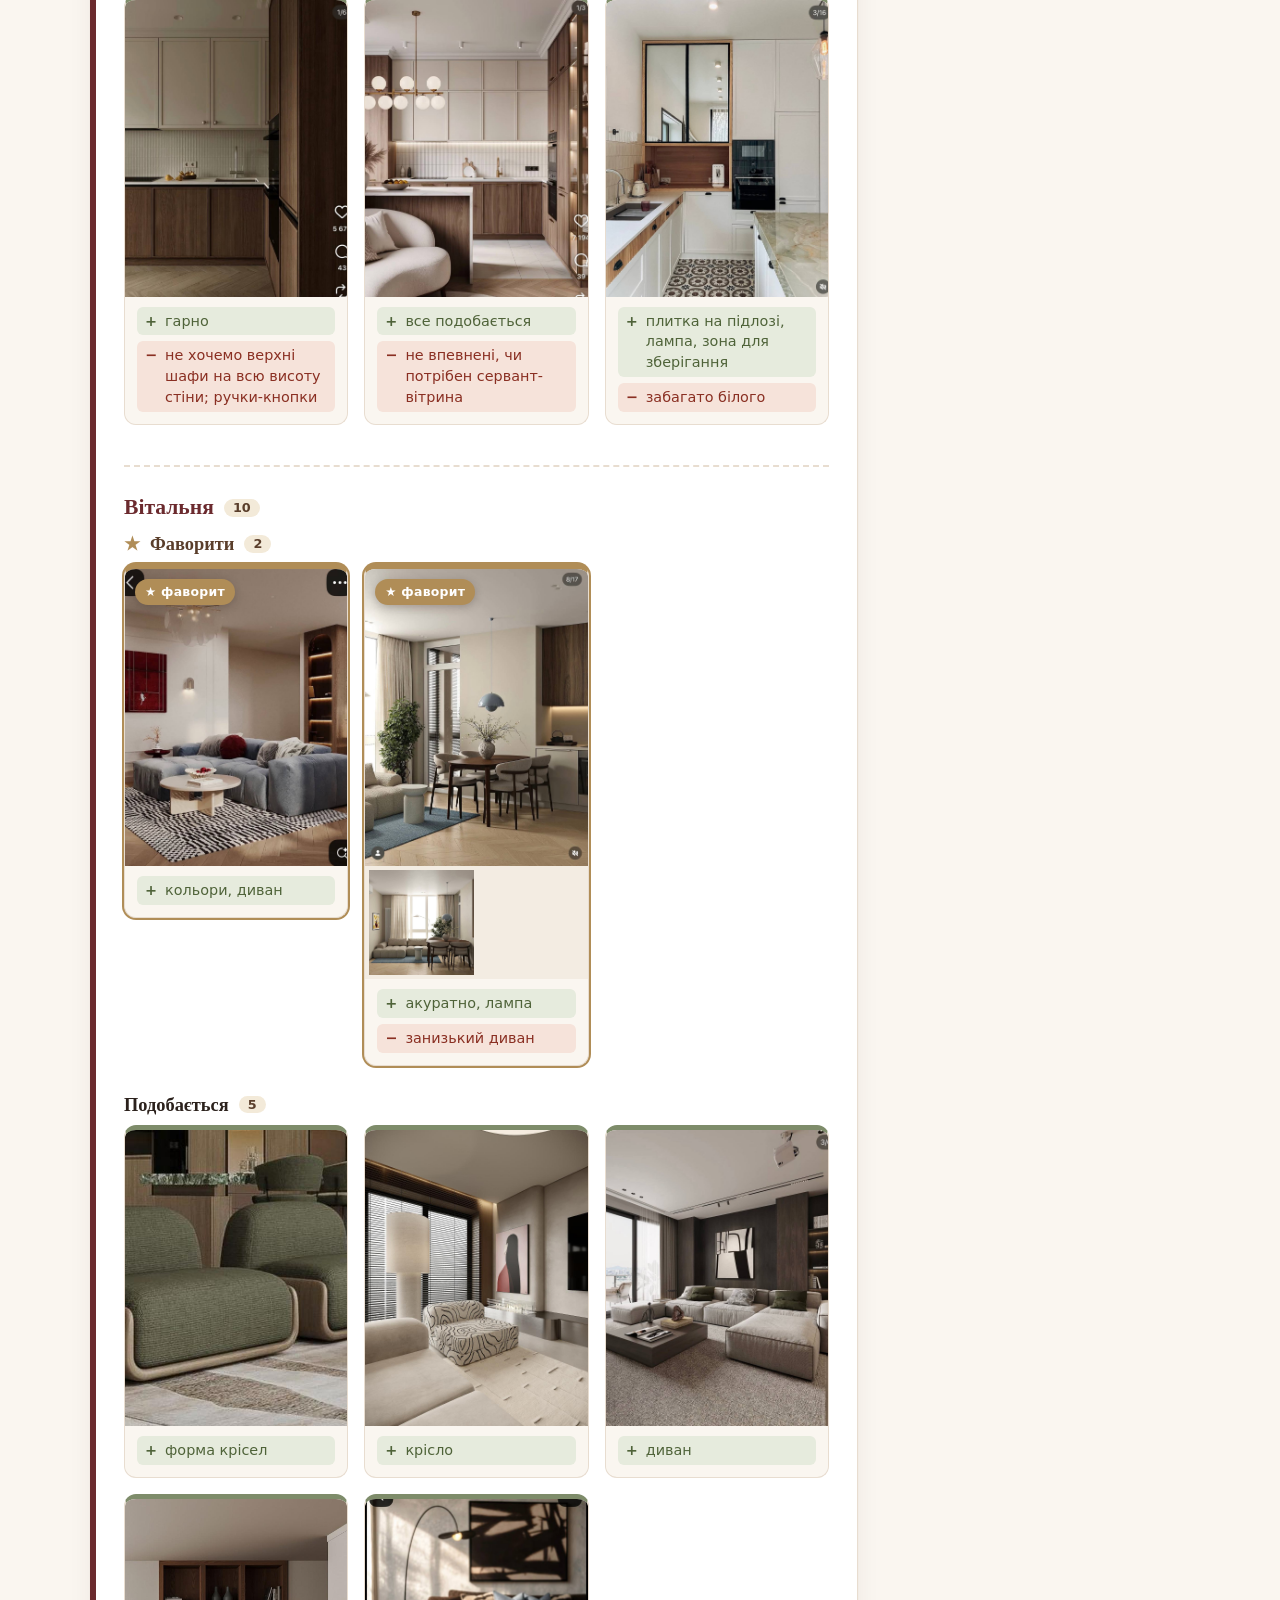
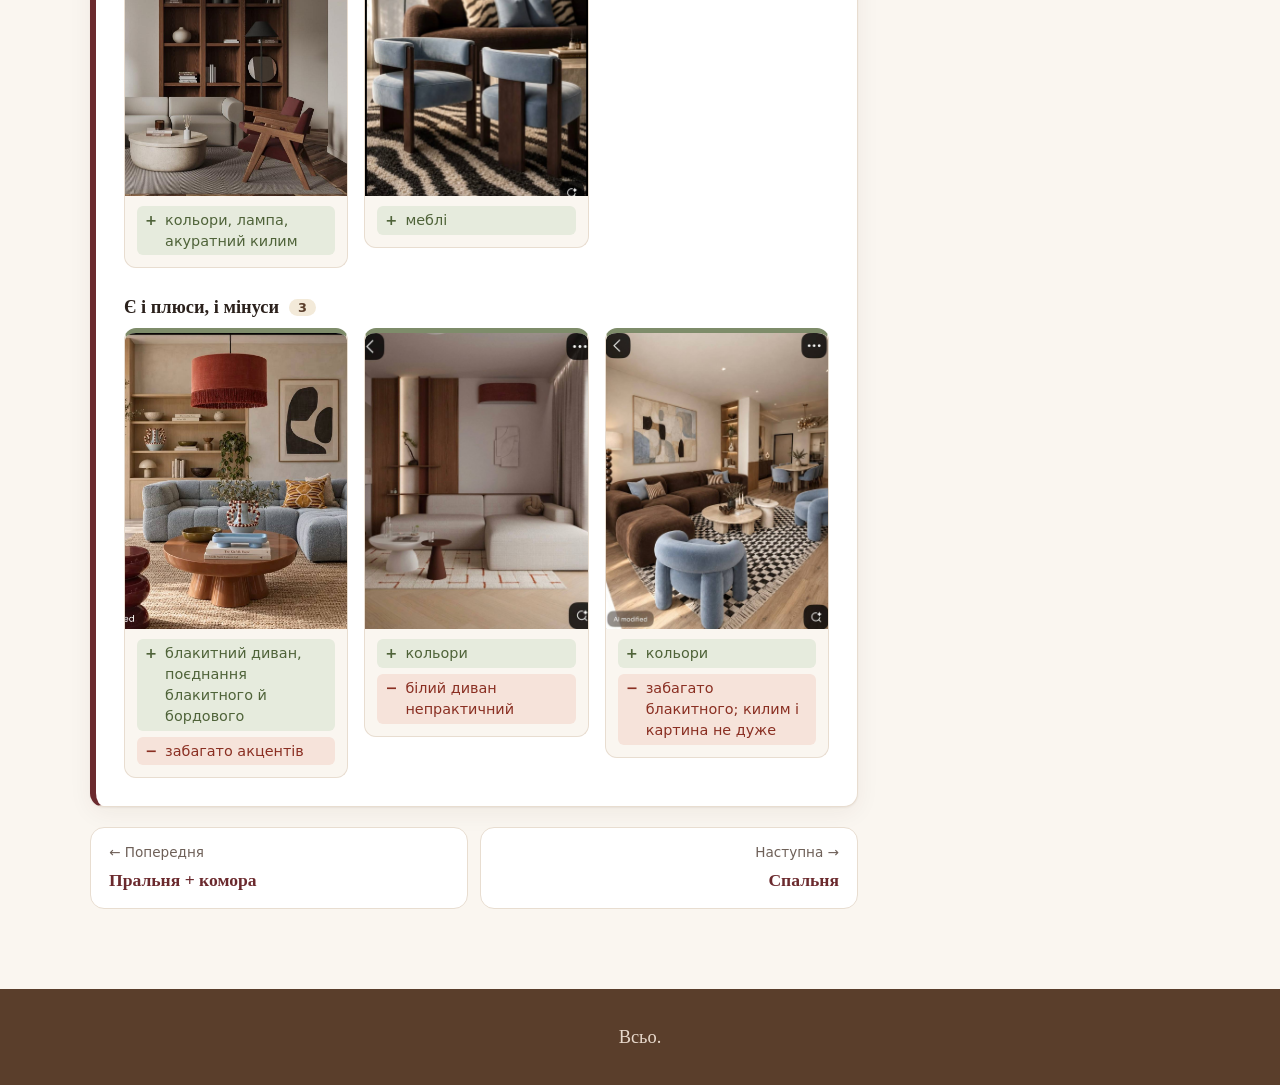
<file: rooms/vitalnia-kukhnia/index.html>
<!doctype html>
<html lang="uk">
<head>
  <meta charset="utf-8">
  <meta name="viewport" content="width=device-width, initial-scale=1">
  <!-- Цей файл згенеровано з templates/room.html скриптом build.mjs. Не редагуйте вручну: зміни зникнуть. -->
  <title>Вітальня-кухня · Візуальний гід квартири</title>
  <link rel="stylesheet" href="../../assets/css/style.css">
</head>
<body data-page="room" data-slug="vitalnia-kukhnia">
  <div class="loader" id="loader" role="status" aria-live="polite">
    <div class="loader-arch" aria-hidden="true"><i></i><i></i><i></i><i></i><i></i></div>
    <p class="loader-text"><span class="loader-phrase">зараз, зараз</span><span class="loader-dots" aria-hidden="true"><b>.</b><b>.</b><b>.</b></span></p>
  </div>
  <a class="skip" href="#main">Перейти до змісту</a>
  <header class="site-header">
    <div class="wrap">
      <a class="brand" href="../../index.html"><span class="brand-mark" aria-hidden="true"></span>Квартира · візуальний гід</a>
      <nav class="site-nav" aria-label="Розділи"><a href="../../index.html">План і кімнати</a><a href="../../pro-nas/index.html">Анкета про нас</a></nav>
    </div>
  </header>

  <main id="main" class="wrap">
    <nav class="crumbs no-print" aria-label="Навігація"><a href="../../index.html">← План квартири</a></nav>
    <div id="app"><h1>Вітальня-кухня</h1><p class="empty">Завантаження…</p></div>
  </main>

  <footer class="site-footer">
    <div class="wrap footer-end">Всьо.</div>
  </footer>

  <dialog class="lightbox" id="lightbox" aria-label="Перегляд зображення">
    <button class="lightbox-close" type="button" aria-label="Закрити">×</button>
    <figure><img alt=""><figcaption></figcaption></figure>
  </dialog>

  <script src="../../data/bundle.js"></script>
  <script src="../../assets/js/common.js"></script>
  <script src="../../assets/js/room.js"></script>
</body>
</html>
</file>
<file: assets/css/style.css>
/* Візуальний гід по дизайну квартири — спільні стилі */

:root {
  --bg: #f7f2ea;
  --surface: #fffdf9;
  --surface-2: #f1e9dd;
  --ink: #2e2a26;
  --muted: #6c6258;
  --line: #e2d7c8;
  --wood: #8b5e3c;
  --brass: #9a7843;
  --accent: #b86f50;

  --st-idea-bg: #ece5da;
  --st-idea-line: #8f8273;
  --st-idea-ink: #4d443b;
  --st-choosing-bg: #f5ddb0;
  --st-choosing-line: #b07a22;
  --st-choosing-ink: #5e3f0b;
  --st-approved-bg: #d5e3c4;
  --st-approved-line: #4f6e3a;
  --st-approved-ink: #2f4521;

  --like: #3f6b35;
  --like-bg: #dfeccf;
  --dislike: #a2392b;
  --dislike-bg: #f6d9d2;
  --neutral: #6c6258;
  --neutral-bg: #ece5da;

  --radius: 14px;
  --arch: 999px 999px 14px 14px;
  --shadow: 0 1px 2px rgba(60, 40, 20, .06), 0 6px 24px rgba(60, 40, 20, .06);
  --font-serif: "Iowan Old Style", "Palatino Linotype", Palatino, "Book Antiqua", Georgia, "Times New Roman", serif;
  --font-sans: system-ui, -apple-system, "Segoe UI", Roboto, "Helvetica Neue", Arial, sans-serif;
  --gutter: clamp(16px, 4vw, 40px);
  --maxw: 1180px;
}

* { box-sizing: border-box; }

html { -webkit-text-size-adjust: 100%; }

body {
  margin: 0;
  background: var(--bg);
  color: var(--ink);
  font: 16px/1.6 var(--font-sans);
}

img, svg { max-width: 100%; }

a { color: var(--wood); text-underline-offset: 3px; }
a:hover { color: var(--accent); }

:focus-visible { outline: 3px solid var(--brass); outline-offset: 2px; border-radius: 4px; }

h1, h2, h3 { font-family: var(--font-serif); font-weight: 600; line-height: 1.2; margin: 0 0 .5em; }
h1 { font-size: clamp(1.9rem, 4.5vw, 3rem); letter-spacing: -.01em; }
h2 { font-size: clamp(1.4rem, 3vw, 1.9rem); }
h3 { font-size: 1.15rem; }
p { margin: 0 0 1em; }

.wrap { max-width: var(--maxw); margin: 0 auto; padding: 0 var(--gutter); }

.skip { position: absolute; left: -9999px; }
.skip:focus { left: 16px; top: 16px; background: var(--surface); padding: 8px 12px; z-index: 10; }

/* ---------- шапка ---------- */
.site-header { border-bottom: 1px solid var(--line); background: var(--surface); }
.site-header .wrap { display: flex; align-items: center; justify-content: space-between; gap: 16px; min-height: 60px; flex-wrap: wrap; }
.brand { font-family: var(--font-serif); font-size: 1.1rem; text-decoration: none; color: var(--ink); display: inline-flex; align-items: center; gap: 10px; }
.brand-mark { width: 22px; height: 28px; border: 2px solid var(--brass); border-radius: 999px 999px 3px 3px; display: inline-block; }
.header-note { color: var(--muted); font-size: .9rem; }

/* ---------- загальні блоки ---------- */
main { padding: 32px 0 64px; }
.section { margin-top: 56px; }
.section:first-child { margin-top: 0; }
.section-head { display: flex; align-items: baseline; justify-content: space-between; gap: 12px; flex-wrap: wrap; margin-bottom: 18px; }
.section-head h2 { margin: 0; }
.section-num { font-family: var(--font-serif); color: var(--brass); margin-right: .4em; }
.lead { font-size: 1.12rem; color: var(--muted); max-width: 62ch; }
.muted { color: var(--muted); }
.small { font-size: .9rem; }
.empty { color: var(--muted); font-style: italic; margin: 0; }

.card {
  background: var(--surface);
  border: 1px solid var(--line);
  border-radius: var(--radius);
  padding: 20px;
  box-shadow: var(--shadow);
}

.facts { display: flex; flex-wrap: wrap; gap: 8px; list-style: none; padding: 0; margin: 18px 0 0; }
.facts li { background: var(--surface); border: 1px solid var(--line); border-radius: 999px; padding: 4px 14px; font-size: .95rem; }

.notice {
  display: flex; gap: 14px; align-items: flex-start;
  background: #fbefd9; border: 1px solid #e8c98f; border-left: 6px solid var(--st-choosing-line);
  border-radius: var(--radius); padding: 14px 18px; margin: 24px 0 0;
}
.notice-icon { font-family: var(--font-serif); font-size: 1.8rem; line-height: 1; color: var(--st-choosing-line); }
.notice p { margin: 0; }
.notice strong { display: block; }

.btn {
  display: inline-flex; align-items: center; gap: 8px;
  font: inherit; font-size: .95rem; cursor: pointer;
  border: 1px solid var(--wood); color: var(--surface); background: var(--wood);
  padding: 8px 16px; border-radius: 999px; text-decoration: none;
}
.btn:hover { background: #74492b; color: var(--surface); }
.btn--ghost { background: transparent; color: var(--wood); }
.btn--ghost:hover { background: var(--surface-2); color: var(--wood); }
.btn[aria-disabled="true"] { opacity: .55; cursor: not-allowed; }

/* ---------- статуси ---------- */
.status {
  display: inline-flex; align-items: center; gap: 6px; white-space: nowrap;
  font-size: .85rem; font-weight: 600; letter-spacing: .01em;
  padding: 2px 10px; border-radius: 999px; border: 1.5px solid;
}
.status-idea { background: var(--st-idea-bg); border-color: var(--st-idea-line); border-style: dashed; color: var(--st-idea-ink); }
.status-choosing { background: var(--st-choosing-bg); border-color: var(--st-choosing-line); border-style: dotted; color: var(--st-choosing-ink); }
.status-approved { background: var(--st-approved-bg); border-color: var(--st-approved-line); color: var(--st-approved-ink); }
.status-unknown { background: #fff; border-color: var(--dislike); color: var(--dislike); }

.legend { display: flex; flex-wrap: wrap; gap: 10px 18px; list-style: none; margin: 14px 0 0; padding: 0; font-size: .9rem; color: var(--muted); }
.legend li { display: flex; align-items: center; gap: 8px; }

/* ---------- план ---------- */
.plan-layout { display: grid; grid-template-columns: minmax(0, 1fr); gap: 16px; }
.plan-tabs { display: inline-flex; background: var(--surface-2); border-radius: 999px; padding: 4px; gap: 4px; }
.plan-tabs button { font: inherit; font-size: .9rem; border: 0; background: transparent; padding: 6px 14px; border-radius: 999px; cursor: pointer; color: var(--muted); }
.plan-tabs button[aria-selected="true"] { background: var(--surface); color: var(--ink); box-shadow: var(--shadow); }
.plan-frame { background: var(--surface); border: 1px solid var(--line); border-radius: var(--radius); padding: clamp(10px, 2vw, 20px); box-shadow: var(--shadow); }
.plan-caption { margin: 12px 0 0; font-size: .9rem; color: var(--muted); }

.plan-svg { display: block; width: 100%; height: auto; }
.plan-svg .plan-outline { fill: none; stroke: var(--ink); stroke-width: 8; }
.plan-svg .plan-room rect { stroke-width: 3; transition: filter .15s ease; }
.plan-svg .plan-room text { font-family: var(--font-sans); pointer-events: none; }
.plan-svg .plan-room .t-name { font-family: var(--font-serif); font-weight: 600; fill: var(--ink); }
.plan-svg .plan-room .t-status { font-weight: 600; }
.plan-svg .plan-room .t-area { fill: var(--muted); }
.plan-svg .status-idea rect { fill: var(--st-idea-bg); stroke: var(--st-idea-line); stroke-dasharray: 12 8; }
.plan-svg .status-idea .t-status { fill: var(--st-idea-ink); }
.plan-svg .status-choosing rect { fill: var(--st-choosing-bg); stroke: var(--st-choosing-line); stroke-dasharray: 3 6; stroke-linecap: round; }
.plan-svg .status-choosing .t-status { fill: var(--st-choosing-ink); }
.plan-svg .status-approved rect { fill: var(--st-approved-bg); stroke: var(--st-approved-line); }
.plan-svg .status-approved .t-status { fill: var(--st-approved-ink); }
.plan-svg .status-unknown rect { fill: #fff; stroke: var(--dislike); }
.plan-svg .plan-room:hover rect, .plan-svg .plan-room:focus rect { filter: brightness(.94); stroke-width: 5; }
.plan-svg .plan-room:focus { outline: none; }
.plan-svg .plan-room:focus-visible rect { stroke: var(--brass); stroke-width: 7; stroke-dasharray: none; }
.plan-svg .plan-room.is-current rect { stroke: var(--wood); stroke-width: 8; stroke-dasharray: none; }
.plan-svg .plan-room.is-dim { opacity: .55; }

.plan-drawing img { display: block; width: 100%; height: auto; border-radius: 8px; }
.plan-drawing-empty { border: 2px dashed var(--line); border-radius: var(--radius); padding: 32px 20px; text-align: center; color: var(--muted); }
.plan-drawing-empty code { background: var(--surface-2); padding: 1px 6px; border-radius: 6px; color: var(--ink); }

/* ---------- кімнати (список) ---------- */
.room-grid { display: grid; grid-template-columns: repeat(auto-fill, minmax(240px, 1fr)); gap: 14px; list-style: none; padding: 0; margin: 0; }
.room-card { display: flex; flex-direction: column; gap: 8px; height: 100%; text-decoration: none; color: inherit; background: var(--surface); border: 1px solid var(--line); border-radius: var(--radius); padding: 18px; box-shadow: var(--shadow); transition: transform .15s ease, border-color .15s ease; }
.room-card:hover { transform: translateY(-2px); border-color: var(--brass); color: inherit; }
.room-card h3 { margin: 0; }
.room-card dl { display: grid; grid-template-columns: auto 1fr; gap: 2px 10px; margin: 4px 0 0; font-size: .9rem; color: var(--muted); }
.room-card dd { margin: 0; color: var(--ink); }
.progress { font-size: .95rem; color: var(--muted); }

/* ---------- палітра ---------- */
.swatches { display: grid; grid-template-columns: repeat(auto-fill, minmax(130px, 1fr)); gap: 16px; list-style: none; padding: 0; margin: 0; }
.swatch-chip { aspect-ratio: 3 / 4; border-radius: var(--arch); border: 1px solid rgba(0, 0, 0, .08); box-shadow: inset 0 -12px 24px rgba(0, 0, 0, .05); }
.swatch b { display: block; margin-top: 8px; font-size: .95rem; }
.swatch code { font-size: .8rem; color: var(--muted); }
.swatch span { display: block; font-size: .85rem; color: var(--muted); line-height: 1.35; }

/* ---------- формула смаку ---------- */
.formula { display: grid; grid-template-columns: repeat(auto-fill, minmax(250px, 1fr)); gap: 14px; list-style: none; padding: 0; margin: 0; counter-reset: f; }
.formula li { counter-increment: f; background: var(--surface); border: 1px solid var(--line); border-radius: var(--radius); padding: 16px 18px 16px 58px; position: relative; }
.formula li::before { content: counter(f); position: absolute; left: 16px; top: 14px; width: 30px; height: 38px; border-radius: 999px 999px 4px 4px; background: var(--surface-2); color: var(--wood); font-family: var(--font-serif); font-weight: 600; display: grid; place-items: center; }
.formula b { display: block; font-family: var(--font-serif); font-size: 1.05rem; }
.formula span { font-size: .92rem; color: var(--muted); }

.styles { display: grid; grid-template-columns: repeat(auto-fill, minmax(200px, 1fr)); gap: 12px; list-style: none; padding: 0; margin: 0; }
.styles li { background: var(--surface-2); border-radius: var(--radius); padding: 14px 16px; }
.styles b { display: block; }
.styles i { display: block; color: var(--wood); font-size: .9rem; margin-bottom: 4px; }
.styles span { font-size: .9rem; color: var(--muted); }

/* ---------- сторінка кімнати ---------- */
.crumbs { font-size: .9rem; margin-bottom: 16px; }
.room-head { display: grid; gap: 10px; }
.room-meta { display: flex; flex-wrap: wrap; gap: 8px 16px; align-items: center; color: var(--muted); }
.room-layout { display: grid; grid-template-columns: minmax(0, 1fr); gap: 32px; margin-top: 32px; }
.room-aside .card { padding: 14px; }
.room-aside h2 { font-size: 1rem; font-family: var(--font-sans); color: var(--muted); font-weight: 600; margin-bottom: 8px; }
.room-nav { list-style: none; padding: 0; margin: 12px 0 0; display: grid; gap: 4px; }
.room-nav a { display: flex; justify-content: space-between; align-items: center; gap: 8px; padding: 6px 8px; border-radius: 8px; text-decoration: none; color: var(--ink); font-size: .92rem; }
.room-nav a:hover { background: var(--surface-2); }
.room-nav a[aria-current="page"] { background: var(--surface-2); font-weight: 600; }
.room-nav .status { font-size: .72rem; padding: 0 8px; }

.room-section { background: var(--surface); border: 1px solid var(--line); border-radius: var(--radius); padding: clamp(18px, 3vw, 28px); box-shadow: var(--shadow); margin-bottom: 20px; }
.room-section h2 { font-size: 1.4rem; }

.chips { display: flex; flex-wrap: wrap; gap: 8px; list-style: none; padding: 0; margin: 0 0 12px; }
.chips li { background: var(--surface-2); border-radius: 999px; padding: 3px 12px; font-size: .9rem; }

.kv { display: grid; grid-template-columns: minmax(90px, 160px) 1fr; margin: 0; border-top: 1px solid var(--line); }
.kv dt, .kv dd { margin: 0; padding: 12px 0; border-bottom: 1px solid var(--line); }
.kv dt { font-weight: 600; padding-right: 12px; }

.two-col { display: grid; grid-template-columns: minmax(0, 1fr); gap: 20px; }
.list { margin: 0; padding-left: 1.2em; }
.list li + li { margin-top: 4px; }

.questions { list-style: none; padding: 0; margin: 0 0 16px; counter-reset: q; }
.questions li { counter-increment: q; display: flex; gap: 12px; align-items: baseline; justify-content: space-between; flex-wrap: wrap; padding: 10px 0; border-bottom: 1px solid var(--line); }
.questions li::before { content: counter(q) "."; color: var(--brass); font-family: var(--font-serif); font-weight: 600; }
.questions .q-text { flex: 1 1 260px; }
.questions a { font-size: .85rem; }
.comment-row { display: flex; flex-wrap: wrap; gap: 12px; align-items: center; }

.stepper { display: grid; grid-template-columns: repeat(3, 1fr); gap: 8px; list-style: none; padding: 0; margin: 0 0 16px; }
.stepper li { border: 1.5px solid var(--line); border-radius: 10px; padding: 10px 12px; font-size: .9rem; color: var(--muted); background: var(--bg); }
.stepper li b { display: block; color: var(--ink); }
.stepper li.is-done { border-color: var(--st-approved-line); }
.stepper li.is-now { border-width: 3px; }
.stepper li.is-now.status-idea, .stepper li.is-now.status-choosing, .stepper li.is-now.status-approved { border-style: solid; }

/* ---------- галерея ---------- */
.gallery-group + .gallery-group { margin-top: 28px; }
.gallery-group h3 { display: flex; align-items: center; gap: 10px; }
.count { font-family: var(--font-sans); font-size: .8rem; font-weight: 600; color: var(--muted); background: var(--surface-2); border-radius: 999px; padding: 1px 9px; }
.gallery { display: grid; grid-template-columns: repeat(auto-fill, minmax(200px, 1fr)); gap: 16px; list-style: none; padding: 0; margin: 0; }
.ref { margin: 0; background: var(--bg); border-radius: 12px; overflow: hidden; border: 1px solid var(--line); display: flex; flex-direction: column; }
.ref--like { border-top: 5px solid var(--like); }
.ref--dislike { border-top: 5px solid var(--dislike); }
.ref--mixed { border-top: 5px solid var(--like); box-shadow: inset 0 0 0 0 transparent; position: relative; }
.ref--mixed::before { content: ""; position: absolute; top: -5px; right: 0; width: 50%; height: 5px; background: var(--dislike); }
.ref-open { display: block; padding: 0; border: 0; background: var(--surface-2); cursor: zoom-in; width: 100%; }
.ref-open img { display: block; width: 100%; aspect-ratio: 3 / 4; object-fit: cover; }
.ref figcaption { padding: 10px 12px 12px; font-size: .9rem; line-height: 1.45; display: grid; gap: 6px; }
.seg { display: block; }
.tag { display: inline-block; font-size: .72rem; font-weight: 700; letter-spacing: .02em; text-transform: uppercase; border-radius: 6px; padding: 1px 7px; margin-right: 6px; vertical-align: 1px; }
.tag--like { background: var(--like-bg); color: var(--like); }
.tag--dislike { background: var(--dislike-bg); color: var(--dislike); }

.lightbox { border: 0; padding: 0; background: transparent; max-width: min(96vw, 1400px); max-height: 96vh; }
.lightbox::backdrop { background: rgba(30, 24, 18, .82); }
.lightbox figure { margin: 0; display: grid; gap: 10px; }
.lightbox img { max-width: 100%; max-height: 82vh; display: block; margin: 0 auto; border-radius: 8px; background: var(--surface); }
.lightbox figcaption { color: #fff; text-align: center; }
.lightbox-close { position: fixed; top: 12px; right: 16px; font-size: 1.6rem; line-height: 1; width: 44px; height: 44px; border-radius: 999px; border: 0; background: var(--surface); color: var(--ink); cursor: pointer; }

.error { background: var(--dislike-bg); border: 1px solid var(--dislike); color: var(--dislike); padding: 16px; border-radius: var(--radius); }

.site-footer { border-top: 1px solid var(--line); padding: 24px 0 40px; color: var(--muted); font-size: .9rem; }

/* ---------- адаптив ---------- */
@media (min-width: 720px) {
  .two-col { grid-template-columns: 1fr 1fr; }
}
@media (min-width: 980px) {
  .room-layout { grid-template-columns: minmax(0, 1fr) 300px; }
  .room-aside { order: 2; }
  .room-aside .sticky { position: sticky; top: 16px; }
}
@media (max-width: 560px) {
  .kv { grid-template-columns: 1fr; }
  .kv dt { border-bottom: 0; padding-bottom: 0; }
  .stepper { grid-template-columns: 1fr; }
  .gallery { grid-template-columns: repeat(auto-fill, minmax(150px, 1fr)); gap: 10px; }
  .swatches { grid-template-columns: repeat(auto-fill, minmax(100px, 1fr)); }
}
@media (prefers-reduced-motion: reduce) {
  * { transition: none !important; }
}

/* ---------- друк (PDF затверджених етапів) ---------- */
@media print {
  @page { size: A4; margin: 14mm 12mm; }
  :root { --shadow: none; }
  body { background: #fff; font-size: 11pt; }
  .no-print, .skip, .plan-tabs, .room-aside, .comment-row, .questions a, .lightbox { display: none !important; }
  .site-header { border-bottom: 2px solid var(--ink); }
  main { padding-top: 12px; }
  .room-layout { display: block; margin-top: 16px; }
  .card, .room-section, .room-card, .formula li, .plan-frame { box-shadow: none; break-inside: avoid; }
  .room-section { border: 0; border-top: 1px solid var(--line); border-radius: 0; padding: 14px 0; }
  .section { margin-top: 24px; break-inside: avoid-page; }
  .gallery { grid-template-columns: repeat(3, 1fr); }
  .ref { break-inside: avoid; }
  .ref-open img { aspect-ratio: auto; max-height: 60mm; object-fit: contain; }
  .room-card:hover { transform: none; }
  a { color: inherit; text-decoration: none; }
  .status, .tag, .swatch-chip, .stepper li, .plan-svg rect { -webkit-print-color-adjust: exact; print-color-adjust: exact; }
  .print-only { display: block !important; }
}
.print-only { display: none; }

/* ---------- підписи-коментарі та бриф ---------- */
.sr { position: absolute; width: 1px; height: 1px; overflow: hidden; clip: rect(0 0 0 0); white-space: nowrap; }
.cap { display: block; }
.ref figcaption .seg { display: inline; }
.seg { border-radius: 4px; padding: 1px 3px; -webkit-box-decoration-break: clone; box-decoration-break: clone; }
.seg--like { background: var(--like-bg); color: #2c4d25; }
.seg--dislike { background: var(--dislike-bg); color: #7d2a1f; }
.seg-icon { font-weight: 800; margin-right: 3px; }
.ref-legend { margin: 0 0 18px; }
.ref-legend .seg { display: inline-block; margin-left: 4px; }
.brief { margin-top: 12px; }
.brief > div { border-radius: 12px; padding: 14px 16px; }
.brief-like { background: #eef5e6; border-left: 5px solid var(--like); }
.brief-dislike { background: #fbeae6; border-left: 5px solid var(--dislike); }
.brief h3 { font-size: 1rem; margin-bottom: 8px; }
@media print { .seg, .brief > div { -webkit-print-color-adjust: exact; print-color-adjust: exact; } }
.ref-note { font-size: .82rem; color: var(--muted); font-style: italic; }

/* ---------- план: справжнє креслення + зони кімнат ---------- */
.plan-svg image { pointer-events: none; }
.plan-svg .plan-room polygon { stroke-width: 4; fill-opacity: .28; transition: fill-opacity .15s ease; stroke-linejoin: round; }
.plan-svg .plan-room.status-idea polygon { fill: var(--st-idea-line); stroke: var(--st-idea-line); stroke-dasharray: 14 8; }
.plan-svg .plan-room.status-choosing polygon { fill: var(--st-choosing-line); stroke: var(--st-choosing-line); stroke-dasharray: 3 7; stroke-linecap: round; }
.plan-svg .plan-room.status-approved polygon { fill: var(--st-approved-line); stroke: var(--st-approved-line); }
.plan-svg .plan-room.status-unknown polygon { fill: var(--dislike); stroke: var(--dislike); }
.plan-svg .plan-room:hover polygon, .plan-svg .plan-room:focus-visible polygon { fill-opacity: .48; }
.plan-svg .plan-room:focus-visible polygon { stroke: var(--brass); stroke-width: 8; stroke-dasharray: none; }
.plan-svg .plan-label rect { fill-opacity: .94; stroke-width: 2; }
.plan-svg .plan-label .t-name { font-family: var(--font-serif); font-weight: 600; fill: var(--ink); }
.plan-svg .plan-label .t-status { font-family: var(--font-sans); font-weight: 600; }
/* міні-план на сторінці кімнати: видно лише поточну кімнату */
.plan-svg.is-compact .plan-room polygon { fill: transparent; stroke: transparent; }
.plan-svg.is-compact .plan-room:hover polygon { fill: var(--brass); fill-opacity: .2; }
.plan-svg.is-compact .plan-room.is-current polygon { fill: var(--brass); fill-opacity: .4; stroke: var(--wood); stroke-width: 8; stroke-dasharray: none; }
.plan-svg .plan-room.is-dim { opacity: 1; }

/* ---------- без статусів: план одним кольором ---------- */
.plan-svg .plan-room polygon, .plan-svg .plan-room[class*="status-"] polygon { fill: var(--brass); stroke: var(--wood); fill-opacity: .16; stroke-width: 3; stroke-dasharray: none; }
.plan-svg .plan-room:hover polygon { fill-opacity: .38; }
.plan-svg .plan-label rect, .plan-svg .plan-label[class*="status-"] rect { fill: var(--surface); stroke: var(--wood); stroke-dasharray: none; }
.room-nav a { justify-content: flex-start; }

/* ---------- підписи до фото: «+» і «−» рядками ---------- */
.ref figcaption { gap: 6px; }
.cap-line { display: flex; gap: 8px; align-items: baseline; border-radius: 6px; padding: 4px 8px; }
.cap-icon { font-weight: 800; flex: none; }
.cap-like { background: var(--like-bg); color: #2c4d25; }
.cap-dislike { background: var(--dislike-bg); color: #7d2a1f; }
@media print { .cap-line { -webkit-print-color-adjust: exact; print-color-adjust: exact; } }

/* кілька ракурсів одного проєкту в одній картці */
.ref-more { display: grid; grid-template-columns: repeat(auto-fill, minmax(70px, 1fr)); gap: 4px; padding: 4px; background: var(--surface-2); }
.ref-more .ref-open img { aspect-ratio: 1 / 1; }

/* ---------- навігація та сторінка «Про нас» ---------- */
.site-nav { display: flex; gap: 6px; flex-wrap: wrap; }
.site-nav a { text-decoration: none; color: var(--muted); padding: 6px 12px; border-radius: 999px; font-size: .95rem; }
.site-nav a:hover { color: var(--ink); background: var(--surface-2); }
.site-nav a[aria-current="page"] { color: var(--ink); background: var(--surface-2); font-weight: 600; }
.about-teaser .facts { margin-top: 0; }
.about-toc ul { list-style: none; padding: 0; margin: 24px 0 8px; display: flex; flex-wrap: wrap; gap: 8px; }
.about-toc a { display: inline-block; text-decoration: none; border: 1px solid var(--line); background: var(--surface); border-radius: 999px; padding: 4px 14px; font-size: .92rem; color: var(--ink); }
.about-toc a:hover { border-color: var(--brass); }
.about-section { margin-top: 40px; scroll-margin-top: 16px; }
.about-grid { display: grid; grid-template-columns: repeat(auto-fill, minmax(min(100%, 300px), 1fr)); gap: 14px; }
.about-card { background: var(--surface); border: 1px solid var(--line); border-radius: var(--radius); padding: 18px 20px; min-width: 0; }
.about-card h3 { font-size: 1.05rem; }
@media print { .about-card { break-inside: avoid; box-shadow: none; } }

/* =========================================================
   Кольори з наших брифів: теракота, бордо, горіх, шавлія,
   приглушений синій, латунь. Беж — лише світле тло.
   ========================================================= */
:root {
  --bg: #faf6f0;
  --surface: #ffffff;
  --surface-2: #f3ece2;
  --ink: #2b211c;
  --muted: #6e6058;
  --line: #e8ddd0;

  --terracotta: #b5583a;
  --burgundy: #6b2a2e;
  --walnut: #5a3e2b;
  --sage: #7e8c6a;
  --blue: #7f98ae;
  --brass: #b08d57;

  --wood: var(--walnut);
  --accent: var(--terracotta);

  --terracotta-tint: #f6e3da;
  --sage-tint: #e6ebdd;
  --blue-tint: #e3eaf1;
  --burgundy-tint: #f1dfe0;
  --brass-tint: #f3ead9;

  --like: #4f6339; --like-bg: var(--sage-tint);
  --dislike: #8a2f22; --dislike-bg: var(--terracotta-tint);
}

a { color: var(--terracotta); }
a:hover { color: var(--burgundy); }
:focus-visible { outline-color: var(--terracotta); }

/* шапка й підвал — бордо і горіх */
.site-header { background: var(--burgundy); border-bottom: 0; }
.site-header .brand { color: #fbf3ea; }
.brand-mark { border-color: var(--brass); }
.site-nav a { color: #e9cfc6; }
.site-nav a:hover { color: #fff; background: rgba(255, 255, 255, .12); }
.site-nav a[aria-current="page"] { color: #fff; background: rgba(255, 255, 255, .18); }
.site-footer { background: var(--walnut); color: #e8d9cc; border-top: 0; }
.site-footer a { color: #f3c9b8; }

/* заголовки */
h1 { color: var(--burgundy); }
h2 { color: var(--walnut); }
.section-num { color: var(--terracotta); }
.crumbs a { color: var(--terracotta); }

/* кнопки й плашки */
.btn { background: var(--terracotta); border-color: var(--terracotta); color: #fff; }
.btn:hover { background: var(--burgundy); border-color: var(--burgundy); color: #fff; }
.btn--ghost { background: transparent; color: var(--terracotta); }
.btn--ghost:hover { background: var(--terracotta-tint); color: var(--burgundy); }
.facts li { border: 0; color: var(--ink); }
.facts li:nth-child(5n+1) { background: var(--terracotta-tint); }
.facts li:nth-child(5n+2) { background: var(--sage-tint); }
.facts li:nth-child(5n+3) { background: var(--blue-tint); }
.facts li:nth-child(5n+4) { background: var(--burgundy-tint); }
.facts li:nth-child(5n+5) { background: var(--brass-tint); }

/* картки кімнат — кольорова смуга зверху */
.room-card { border-top: 6px solid var(--terracotta); }
.room-grid li:nth-child(6n+2) .room-card { border-top-color: var(--sage); }
.room-grid li:nth-child(6n+3) .room-card { border-top-color: var(--blue); }
.room-grid li:nth-child(6n+4) .room-card { border-top-color: var(--burgundy); }
.room-grid li:nth-child(6n+5) .room-card { border-top-color: var(--brass); }
.room-grid li:nth-child(6n+6) .room-card { border-top-color: var(--walnut); }
.room-card:hover { border-color: var(--line); border-top-color: inherit; box-shadow: 0 8px 28px rgba(107, 42, 46, .12); }

/* формула смаку й стилі */
.formula li::before { color: #fff; background: var(--terracotta); }
.formula li:nth-child(5n+2)::before { background: var(--sage); }
.formula li:nth-child(5n+3)::before { background: var(--blue); }
.formula li:nth-child(5n+4)::before { background: var(--burgundy); }
.formula li:nth-child(5n+5)::before { background: var(--brass); }
.styles li { background: var(--terracotta-tint); }
.styles li:nth-child(5n+2) { background: var(--sage-tint); }
.styles li:nth-child(5n+3) { background: var(--blue-tint); }
.styles li:nth-child(5n+4) { background: var(--burgundy-tint); }
.styles li:nth-child(5n+5) { background: var(--brass-tint); }
.styles i { color: var(--burgundy); }

/* план: кожна кімната своїм кольором */
.plan-svg .plan-room polygon, .plan-svg .plan-room[class*="status-"] polygon { fill: var(--zone, var(--brass)); stroke: var(--zone, var(--brass)); fill-opacity: .2; stroke-width: 4; }
.plan-svg .plan-room:hover polygon { fill-opacity: .4; }
.plan-svg .plan-label rect, .plan-svg .plan-label[class*="status-"] rect { fill: #fff; stroke: var(--zone, var(--brass)); stroke-width: 3; }
.plan-svg .plan-label .t-name { fill: var(--ink); }
.plan-svg.is-compact .plan-room.is-current polygon { fill: var(--zone, var(--terracotta)); fill-opacity: .45; stroke: var(--zone, var(--terracotta)); }
.plan-svg.is-compact .plan-room:hover polygon { fill: var(--zone, var(--terracotta)); }

/* сторінка кімнати */
.room-section { border-left: 6px solid var(--terracotta); }
.room-section#palette { border-left-color: var(--sage); }
.room-section#materials { border-left-color: var(--blue); }
.room-section#furniture { border-left-color: var(--brass); }
.room-section#refs { border-left-color: var(--burgundy); }
.chips li { background: var(--blue-tint); color: #2f4357; }
.brief-like { background: var(--sage-tint); border-left-color: var(--sage); }
.brief-dislike { background: var(--terracotta-tint); border-left-color: var(--terracotta); }
.brief-like h3 { color: var(--like); }
.brief-dislike h3 { color: var(--dislike); }
.cap-like { background: var(--sage-tint); color: var(--like); }
.cap-dislike { background: var(--terracotta-tint); color: var(--dislike); }
.ref--like { border-top-color: var(--sage); }
.ref--dislike { border-top-color: var(--terracotta); }
.ref--mixed { border-top-color: var(--sage); }
.ref--mixed::before { background: var(--terracotta); }
.room-nav a[aria-current="page"] { background: var(--terracotta-tint); color: var(--burgundy); }
.count { background: var(--brass-tint); color: var(--walnut); }

/* анкета */
.about-section h2 { display: inline-block; border-bottom: 4px solid var(--terracotta); padding-bottom: 2px; }
.about-section:nth-of-type(6n+2) h2 { border-color: var(--sage); }
.about-section:nth-of-type(6n+3) h2 { border-color: var(--blue); }
.about-section:nth-of-type(6n+4) h2 { border-color: var(--burgundy); }
.about-section:nth-of-type(6n+5) h2 { border-color: var(--brass); }
.about-section:nth-of-type(6n+6) h2 { border-color: var(--walnut); }
.about-card h3 { color: var(--burgundy); }
.about-toc a { border-color: transparent; background: var(--surface-2); }
.about-toc a:hover { background: var(--terracotta-tint); color: var(--burgundy); }

@media print {
  .site-header, .site-footer { background: #fff !important; color: var(--ink) !important; }
  .site-header .brand { color: var(--ink); }
}

.footer-end { text-align: center; font-family: var(--font-serif); font-size: 1.15rem; }

/* світлий контейнер: відступ зверху й знизу (.wrap перебивав padding у main) */
main.wrap { padding-top: 32px; padding-bottom: 80px; }

/* підвал: текст по центру і по горизонталі, і по вертикалі */
.site-footer { padding: 0; }
.site-footer .footer-end { min-height: 96px; display: flex; align-items: center; justify-content: center; text-align: center; }

/* ---------- лоадер «зараз, зараз» ---------- */
.loader {
  position: fixed; inset: 0; z-index: 50;
  display: flex; flex-direction: column; align-items: center; justify-content: center; gap: 18px;
  background: var(--bg);
  transition: opacity .45s ease, visibility .45s ease;
}
.loader.is-done { opacity: 0; visibility: hidden; }
.loader-arch {
  width: 64px; height: 84px; padding: 8px 8px 6px;
  border: 3px solid var(--brass); border-radius: 999px 999px 8px 8px;
  display: flex; align-items: flex-end; gap: 4px; overflow: hidden;
}
.loader-arch i { flex: 1; height: 20%; border-radius: 3px 3px 1px 1px; animation: loader-rise 1.2s ease-in-out infinite; }
.loader-arch i:nth-child(1) { background: var(--terracotta); }
.loader-arch i:nth-child(2) { background: var(--sage); animation-delay: .12s; }
.loader-arch i:nth-child(3) { background: var(--blue); animation-delay: .24s; }
.loader-arch i:nth-child(4) { background: var(--burgundy); animation-delay: .36s; }
.loader-arch i:nth-child(5) { background: var(--brass); animation-delay: .48s; }
@keyframes loader-rise { 0%, 100% { height: 20%; } 50% { height: 92%; } }
.loader-text { margin: 0; font-family: var(--font-serif); font-size: 1.25rem; color: var(--burgundy); }
.loader-dots b { font-weight: inherit; animation: loader-dot 1.2s infinite; opacity: .2; }
.loader-dots b:nth-child(2) { animation-delay: .2s; }
.loader-dots b:nth-child(3) { animation-delay: .4s; }
@keyframes loader-dot { 0%, 100% { opacity: .2; } 40% { opacity: 1; } }
@media (prefers-reduced-motion: reduce) {
  .loader-arch i { animation: none; height: 60%; }
  .loader-dots b { animation: none; opacity: 1; }
}
@media print { .loader { display: none !important; } }

/* зони на одній сторінці (кухня / вітальня) */
.zone-block + .zone-block { margin-top: 40px; padding-top: 28px; border-top: 2px dashed var(--line); }
.zone-title { font-size: 1.35rem; color: var(--burgundy); margin: 22px 0 12px; display: flex; align-items: center; gap: 10px; }
.zone-block > .zone-title { margin-top: 0; }
.zone-sub { font-family: var(--font-sans); font-size: .85rem; letter-spacing: .04em; text-transform: uppercase; color: var(--terracotta); margin: 14px 0 6px; }
.zone-sub:first-child { margin-top: 0; }

/* кіт замість смайлика у вступі */
.lead-cat { display: inline-block; width: 2.6em; height: 2.6em; border-radius: 50%; object-fit: cover; vertical-align: middle; margin-left: .25em; box-shadow: 0 0 0 3px var(--brass-tint); transition: transform .2s ease; }
.lead-cat:hover { transform: scale(1.8) rotate(-6deg); }
@media (prefers-reduced-motion: reduce) { .lead-cat:hover { transform: none; } }

/* кіт: при наведенні (або тапі) — великий по центру екрана */
.lead-cat-wrap { display: inline-block; vertical-align: middle; cursor: zoom-in; outline: none; }
.lead-cat-wrap .lead-cat:hover { transform: none; }
.lead-cat-big {
  position: fixed; left: 50%; top: 50%; z-index: 60;
  height: min(80vh, 80vw * 1.2); width: auto; max-width: 90vw;
  border-radius: 24px; box-shadow: 0 30px 80px rgba(43, 33, 28, .35);
  transform: translate(-50%, -50%) scale(.3) rotate(-8deg); opacity: 0; visibility: hidden; pointer-events: none;
  transition: transform .25s cubic-bezier(.2, 1.4, .4, 1), opacity .2s ease, visibility .2s;
}
.lead-cat-wrap:hover .lead-cat-big, .lead-cat-wrap:focus .lead-cat-big {
  transform: translate(-50%, -50%) scale(1) rotate(0); opacity: 1; visibility: visible;
}
@media (prefers-reduced-motion: reduce) { .lead-cat-big { transition: opacity .2s ease, visibility .2s; transform: translate(-50%, -50%); } }
@media print { .lead-cat-big { display: none; } }

/* ---------- головне коротко ---------- */
.room-summary { margin: 18px 0 0; background: var(--surface); border: 1px solid var(--line); border-left: 6px solid var(--burgundy); border-radius: var(--radius); padding: 16px 20px; }
.room-summary h2 { font-size: .85rem; font-family: var(--font-sans); text-transform: uppercase; letter-spacing: .06em; color: var(--terracotta); margin: 0 0 8px; }
.room-summary ul { margin: 0; padding-left: 1.2em; display: grid; gap: 4px; font-size: 1.05rem; }

/* ---------- обкладинки карток кімнат ---------- */
.room-card.has-cover { padding: 0; overflow: hidden; }
.room-card.has-cover > :not(.room-cover) { margin-left: 18px; margin-right: 18px; }
.room-card.has-cover h3 { margin-top: 14px; }
.room-card.has-cover dl { margin-bottom: 16px; }
.room-cover { display: block; width: 100%; aspect-ratio: 4 / 3; object-fit: cover; }

/* ---------- попередня / наступна кімната ---------- */
.room-pager { display: grid; grid-template-columns: 1fr 1fr; gap: 12px; margin-top: 8px; }
.room-pager a { display: grid; gap: 2px; text-decoration: none; background: var(--surface); border: 1px solid var(--line); border-radius: var(--radius); padding: 14px 18px; color: var(--ink); }
.room-pager a:hover { border-color: var(--terracotta); background: var(--terracotta-tint); }
.room-pager small { color: var(--muted); font-size: .85rem; }
.room-pager b { font-family: var(--font-serif); font-size: 1.1rem; color: var(--burgundy); }
.pager-next { text-align: right; }

/* ---------- лайтбокс: гортання ---------- */
.lightbox-nav { position: fixed; top: 50%; transform: translateY(-50%); width: 52px; height: 52px; border-radius: 999px; border: 0; background: rgba(255, 255, 255, .92); color: var(--ink); font-size: 2rem; line-height: 1; cursor: pointer; }
.lightbox-nav:hover { background: #fff; }
.lightbox-prev { left: max(12px, env(safe-area-inset-left, 0px)); }
.lightbox-next { right: max(12px, env(safe-area-inset-right, 0px)); }
.lightbox-counter { position: fixed; top: 18px; left: 50%; transform: translateX(-50%); color: #fff; font-size: .95rem; background: rgba(0, 0, 0, .35); padding: 4px 12px; border-radius: 999px; }

/* ---------- телефон: компактна палітра й галерея рядками ---------- */
@media (max-width: 560px) {
  .swatches { grid-template-columns: repeat(4, 1fr); gap: 10px; }
  .swatch-chip { aspect-ratio: 1 / 1; border-radius: 999px 999px 8px 8px; }
  .swatch b { font-size: .78rem; margin-top: 4px; line-height: 1.2; }
  .swatch code { display: none; }
  .swatch span { font-size: .72rem; }
  .gallery { grid-template-columns: 1fr; gap: 10px; }
  .ref { display: grid; grid-template-columns: 42% 1fr; }
  .ref > .ref-open, .ref > .ref-more { grid-column: 1; }
  .ref > figcaption { grid-column: 2; grid-row: 1 / span 2; align-content: start; }
  .ref-open img { aspect-ratio: 3 / 4; height: 100%; }
  .ref-more { grid-template-columns: repeat(2, 1fr); }
  .room-pager { grid-template-columns: 1fr; }
  .pager-next { text-align: left; }
  .lightbox-nav { top: auto; bottom: 18px; transform: none; }
}

/* лайтбокс: поки вантажиться наступне фото — ховаємо старе з підписом і показуємо крутилку */
.lightbox figure { transition: opacity .15s ease; }
.lightbox.is-loading figure, .lightbox.is-loading .lightbox-counter { opacity: 0; }
.lightbox.is-loading::after {
  content: ""; position: fixed; left: 50%; top: 50%; width: 42px; height: 42px; margin: -21px 0 0 -21px;
  border: 3px solid rgba(255, 255, 255, .25); border-top-color: #fff; border-radius: 50%;
  animation: lb-spin .8s linear infinite;
}
@keyframes lb-spin { to { transform: rotate(360deg); } }
@media (prefers-reduced-motion: reduce) { .lightbox.is-loading::after { animation: none; } }

/* ---------- фаворити ---------- */
.ref { position: relative; }
.fav-badge { position: absolute; top: 10px; left: 10px; z-index: 2; background: var(--brass); color: #fff; font-size: .78rem; font-weight: 700; letter-spacing: .02em; padding: 3px 10px; border-radius: 999px; box-shadow: 0 2px 8px rgba(43, 33, 28, .25); pointer-events: none; }
.ref--fav { border-top-color: var(--brass) !important; box-shadow: 0 0 0 2px var(--brass); }
.ref--fav::before { display: none; }
.gallery-group--fav h3 { color: var(--walnut); }
.fav-star { color: var(--brass); }
@media (max-width: 560px) { .fav-badge { top: 6px; left: 6px; font-size: .7rem; padding: 2px 8px; } }
</file>
